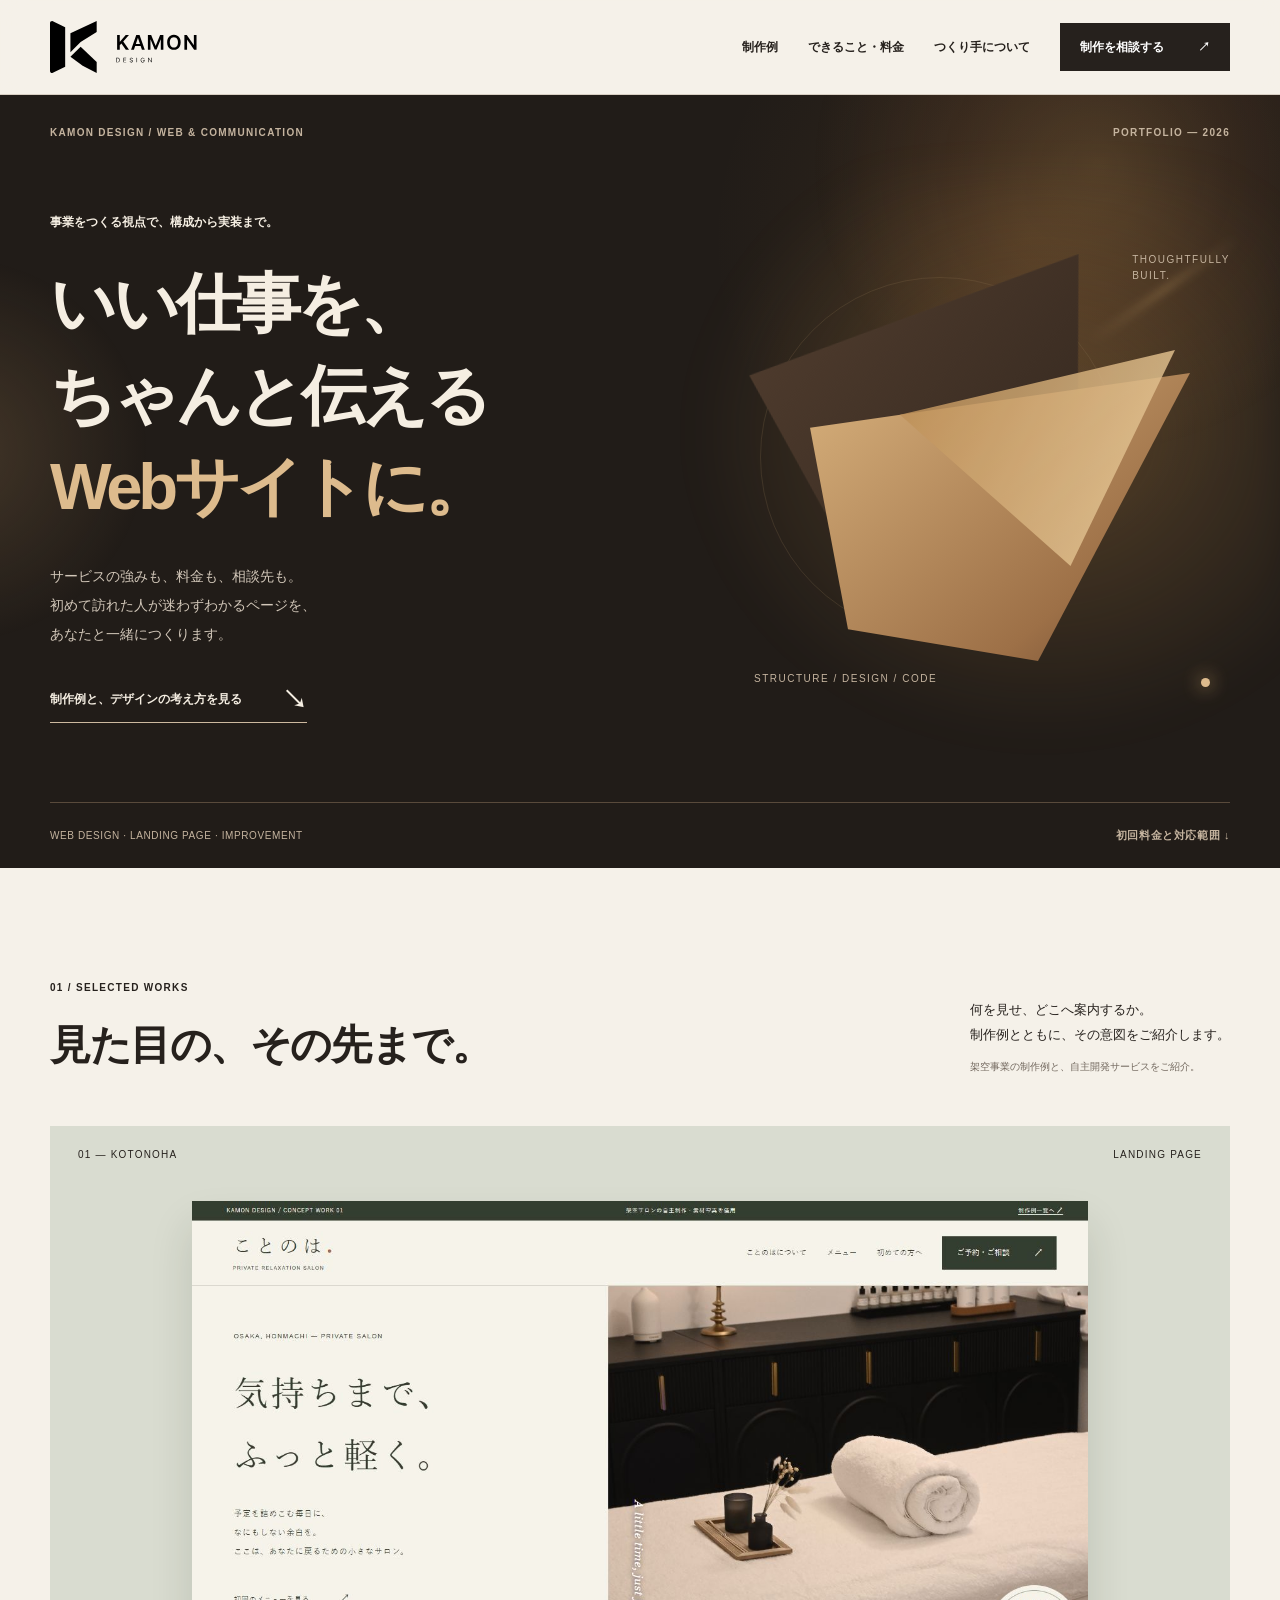
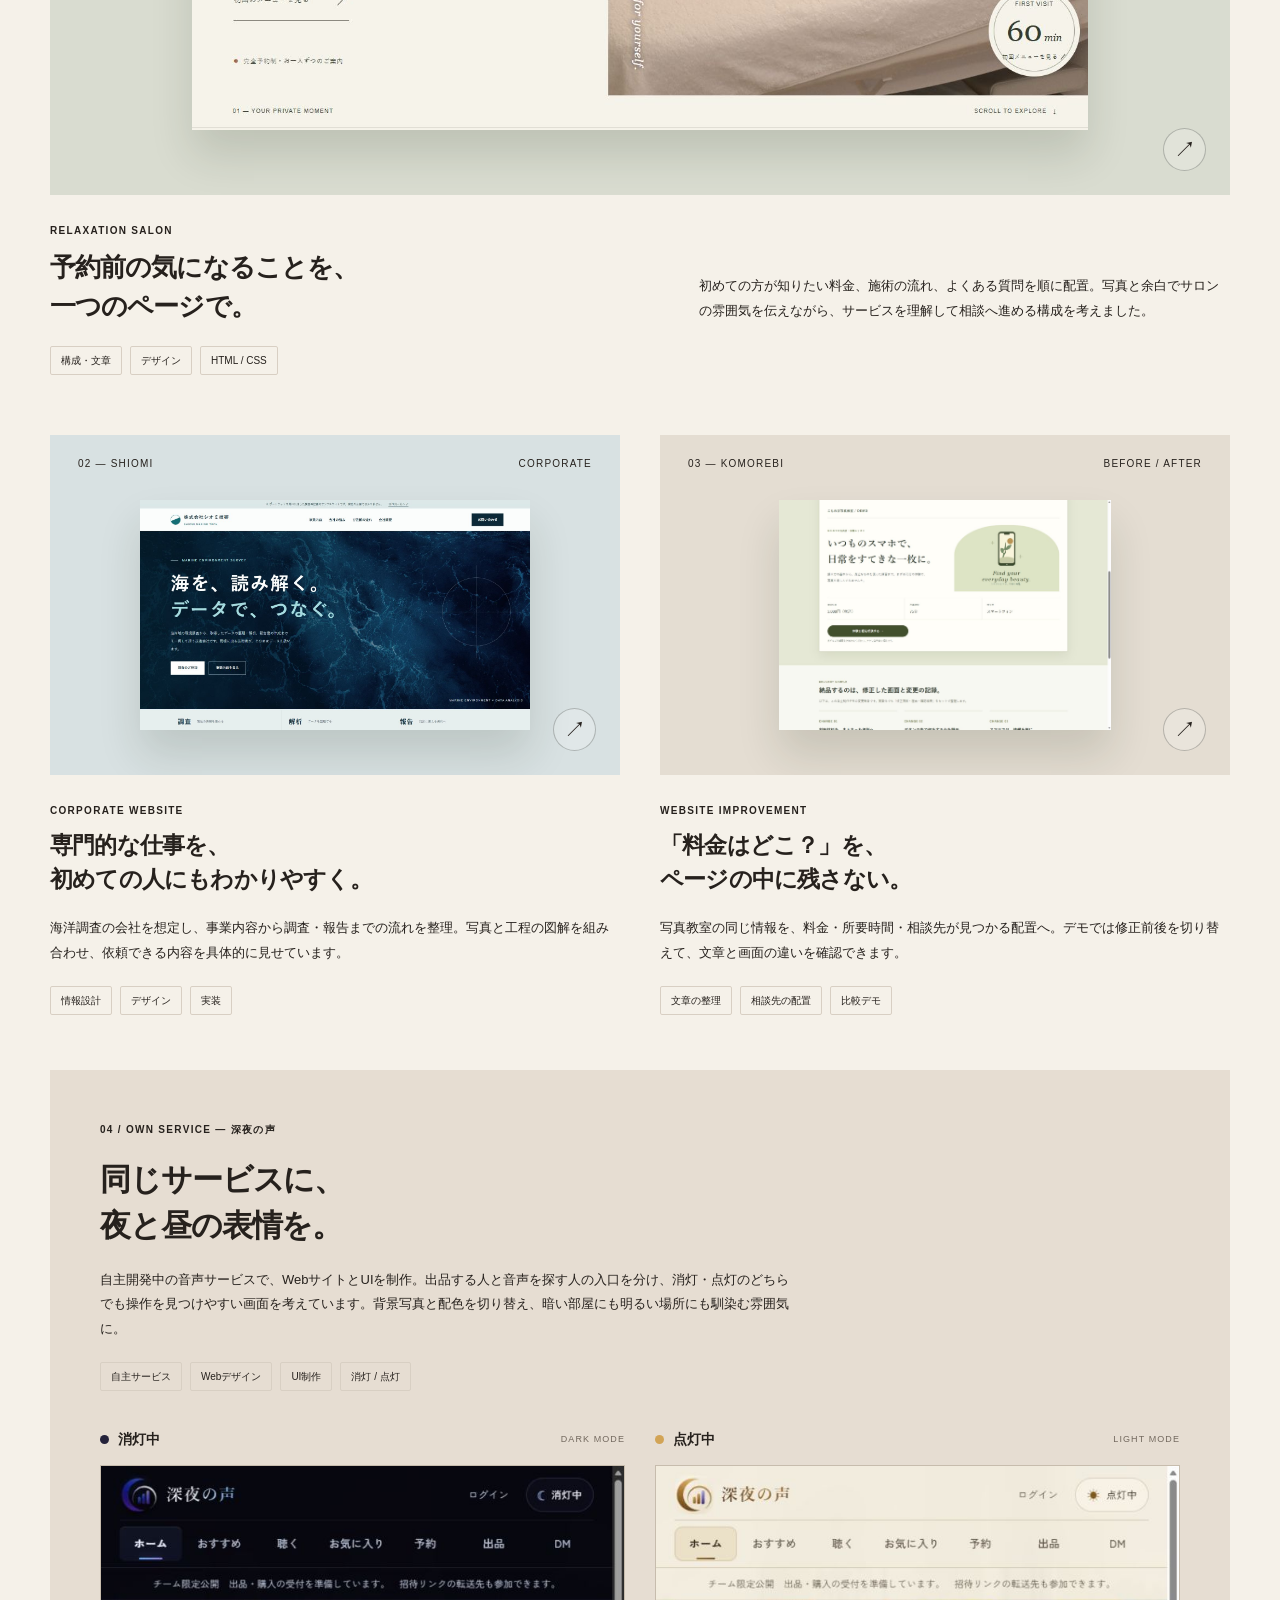
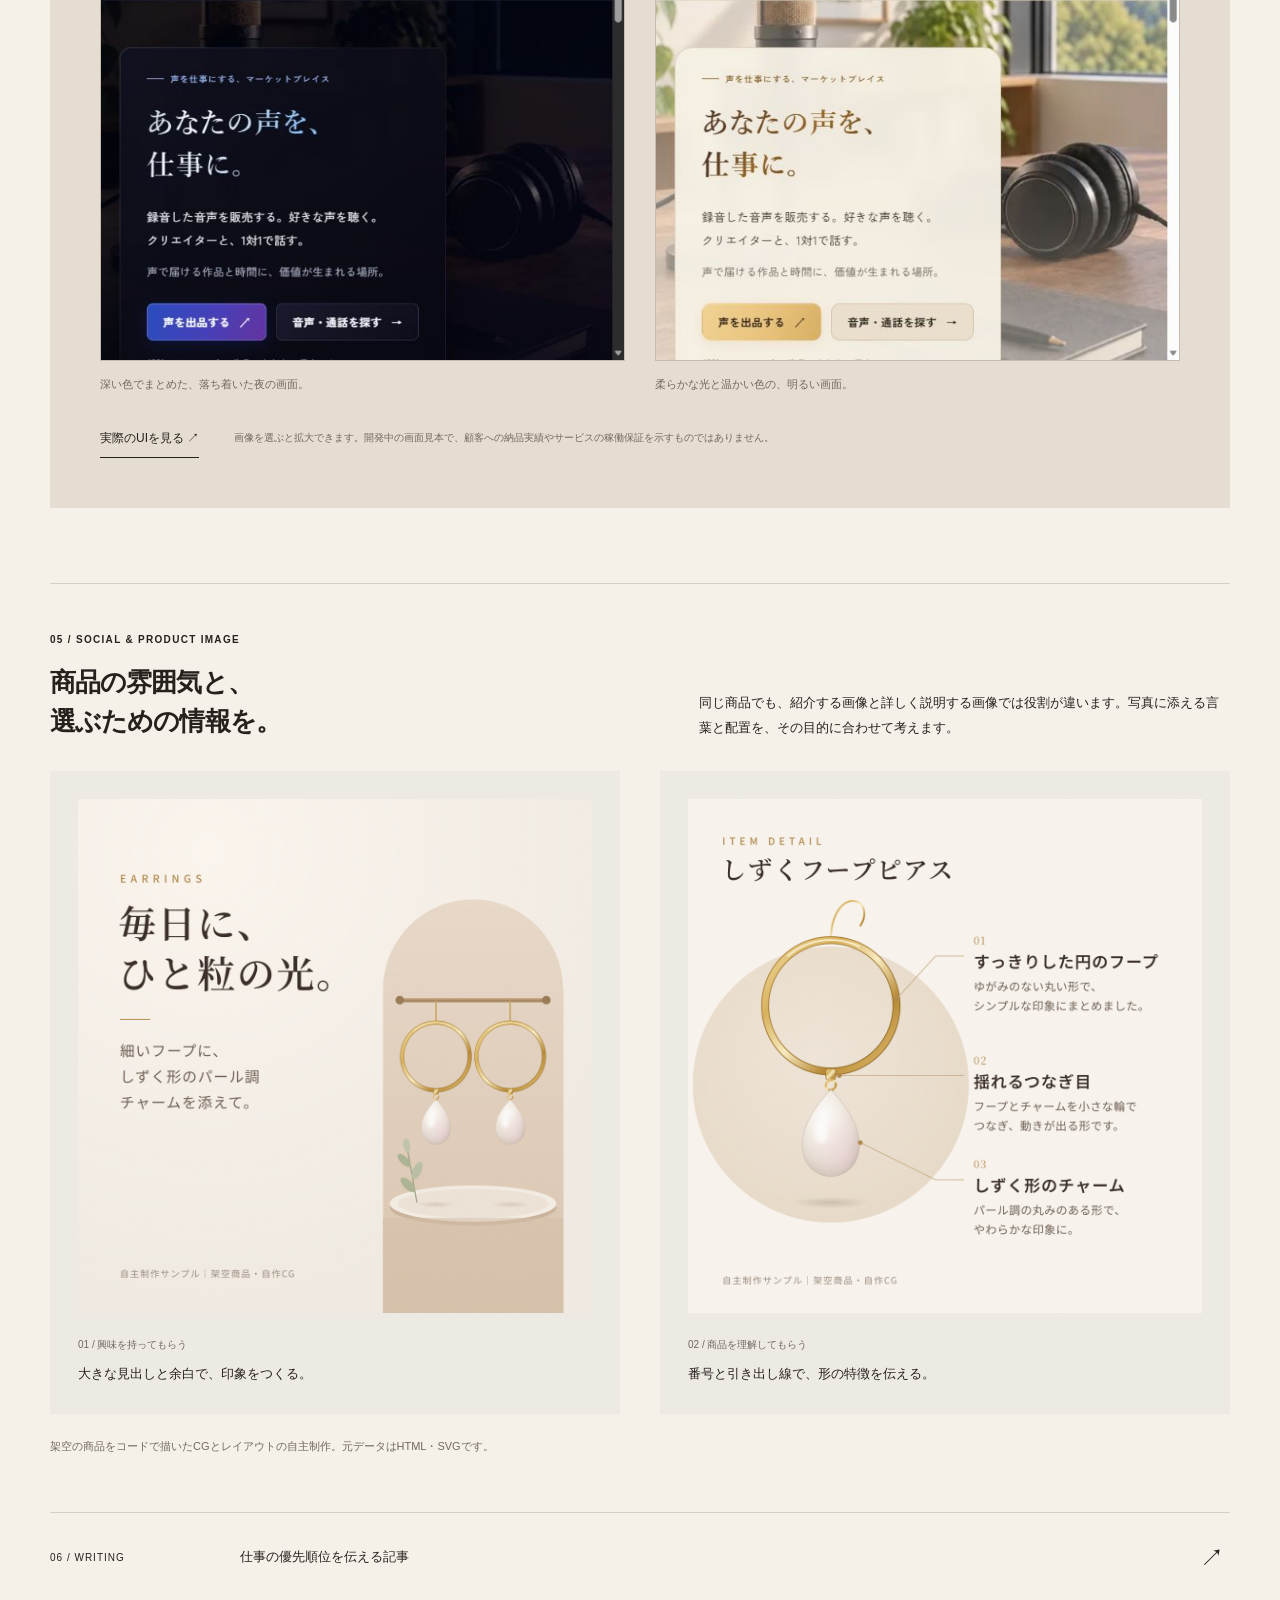
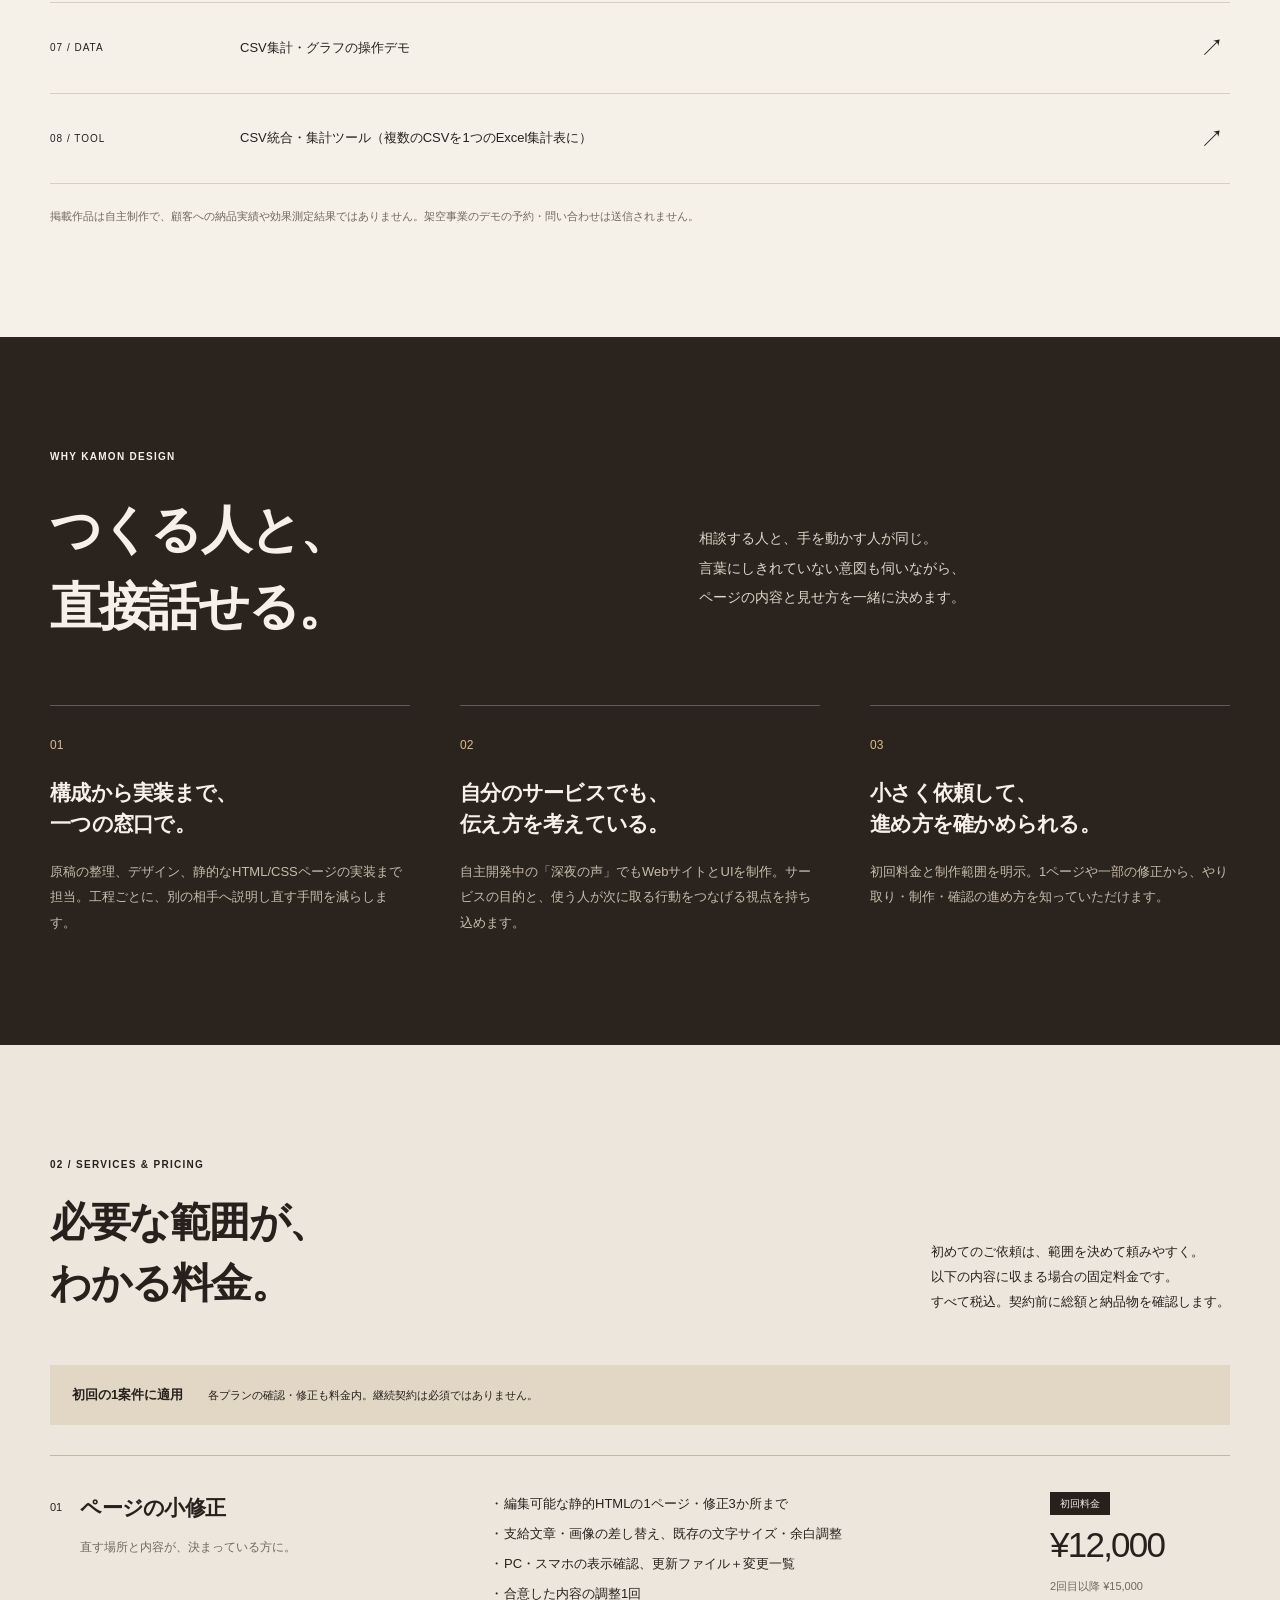
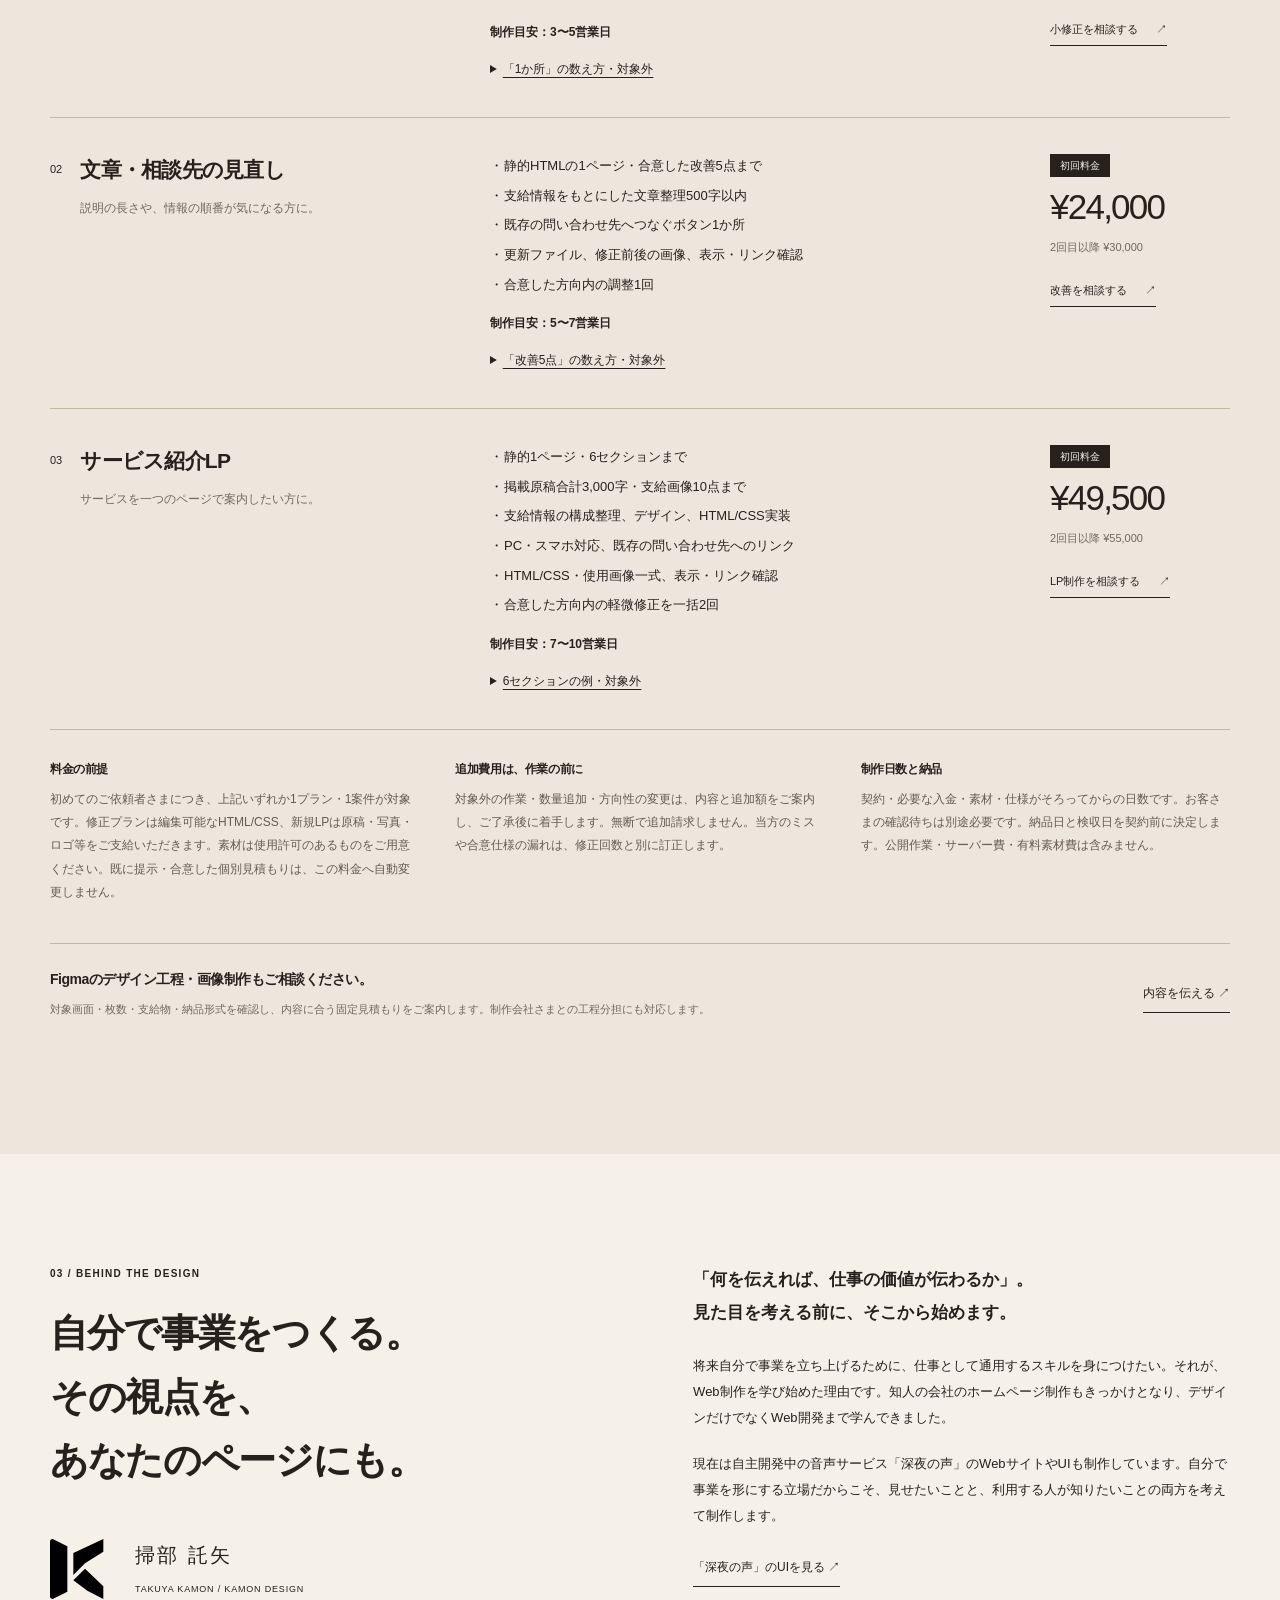
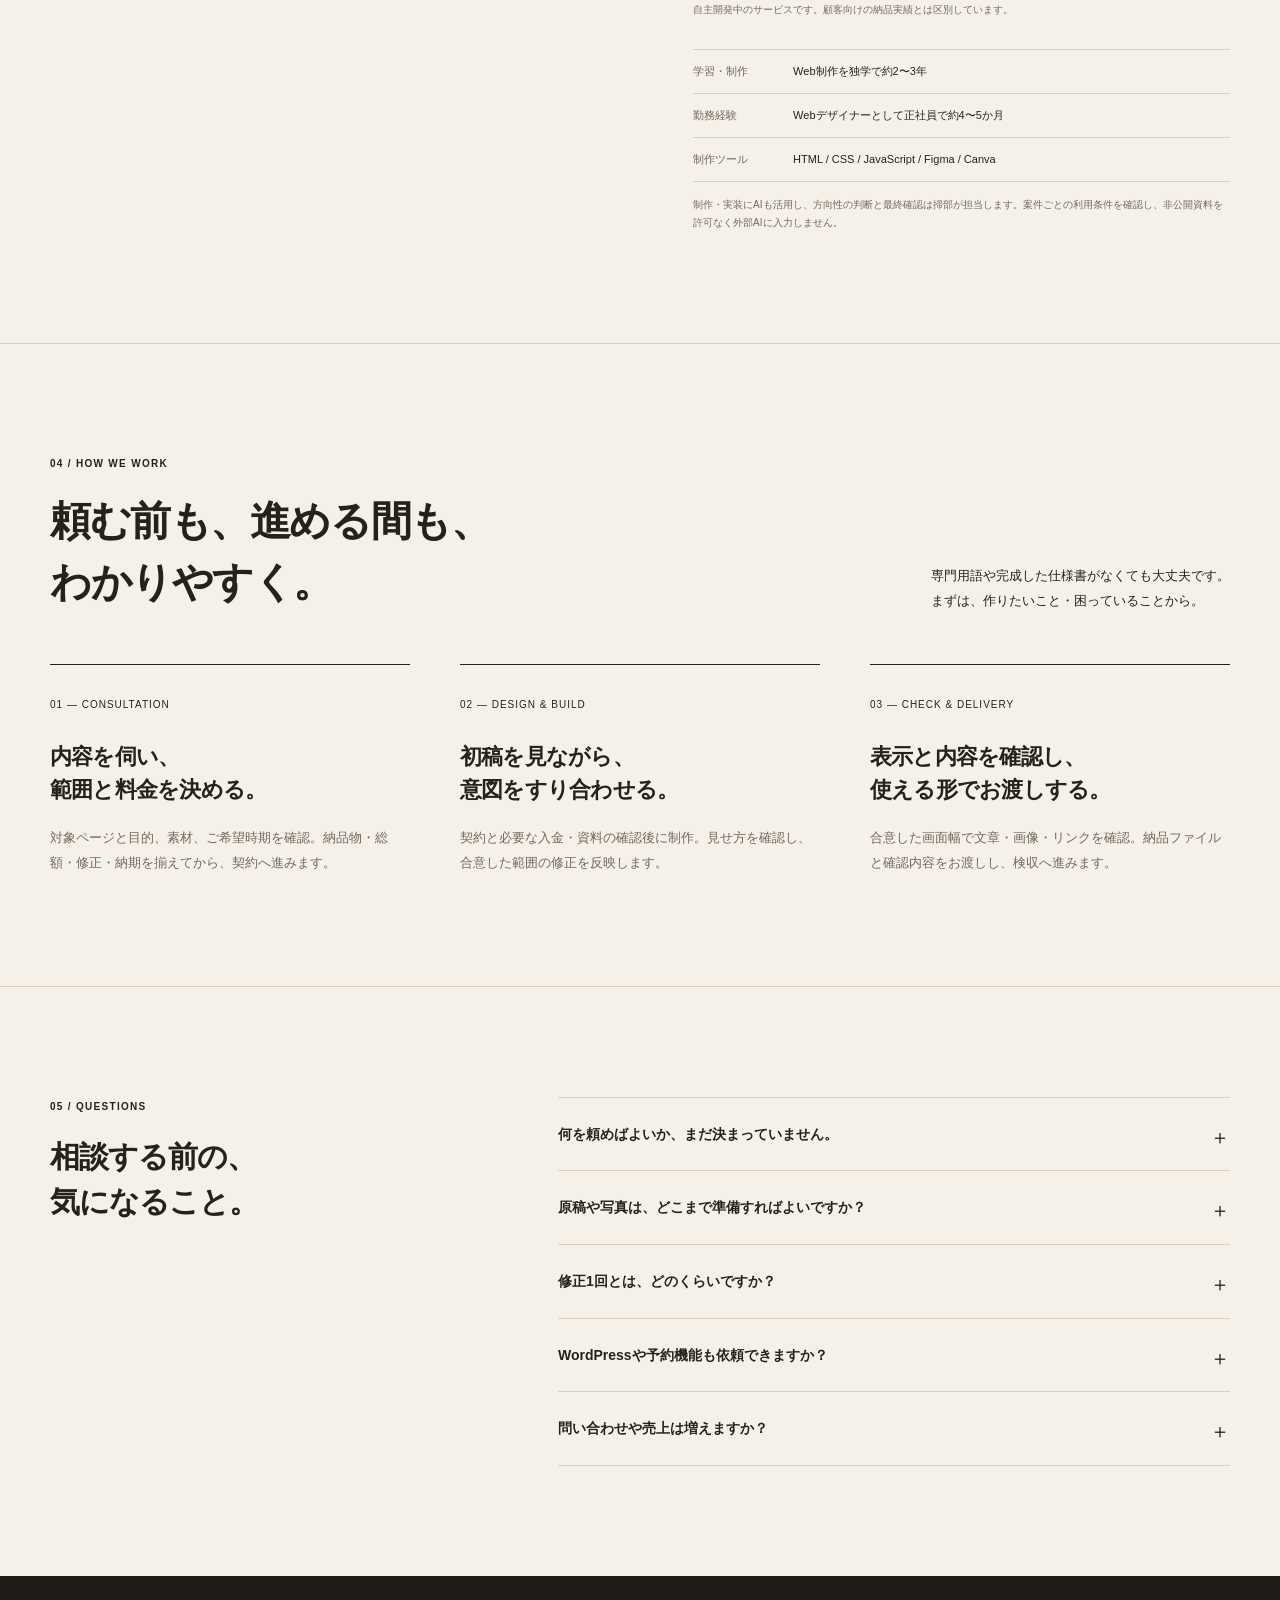
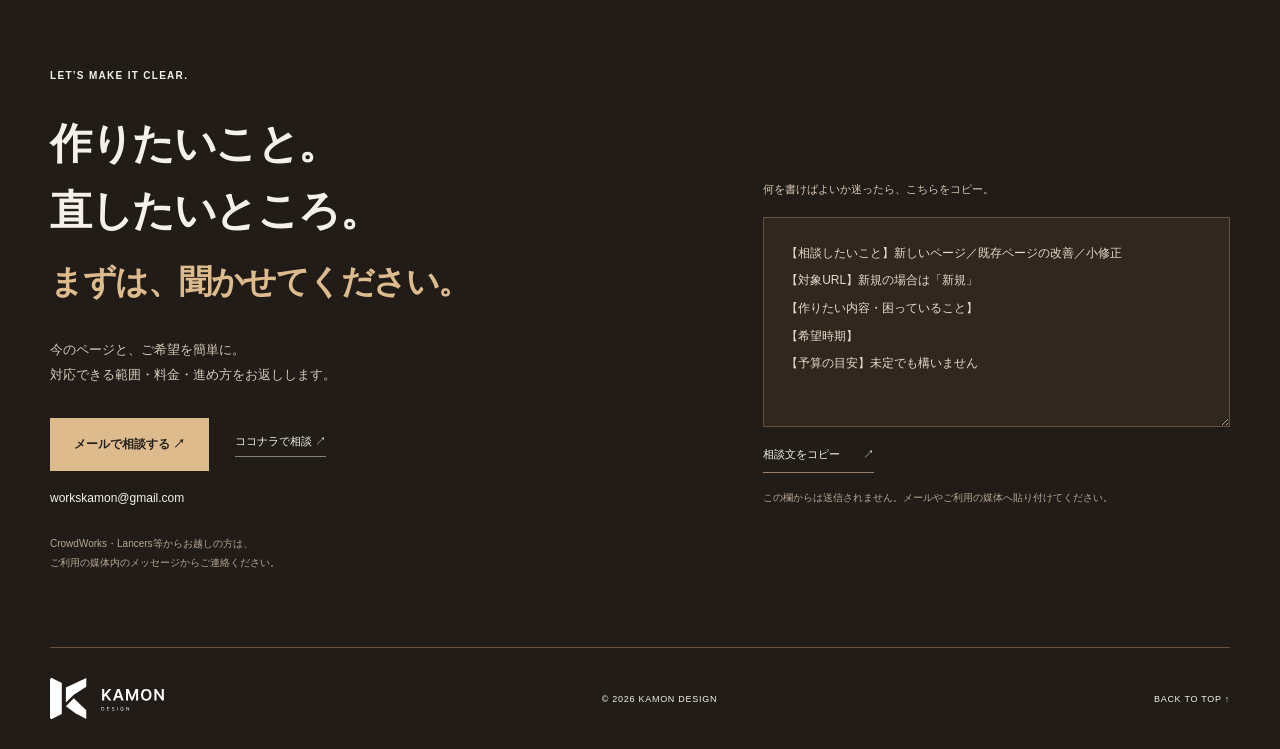
<file: index.html>
<!doctype html>
<html lang="ja">
<head>
  <meta charset="utf-8"><meta name="viewport" content="width=device-width, initial-scale=1">
  <title>KAMON DESIGN｜事業を伝えるWeb・LP制作</title>
  <meta name="description" content="サービスの強み、料金、相談先をわかりやすく。掃部託矢が構成・デザイン・HTML/CSS実装まで担当。初回LP制作49,500円（税込）、既存ページの改善や小修正にも対応します。制作例・料金・依頼の流れをご覧ください。">
  <meta name="theme-color" content="#f6f5f1">
  <meta property="og:title" content="KAMON DESIGN｜事業を伝えるWeb・LP制作">
  <meta property="og:description" content="事業をつくる視点で、構成から実装まで。制作例と考え方、範囲がわかる初回料金をご紹介。">
  <meta property="og:type" content="website"><meta property="og:url" content="https://kamontakuya.github.io/portfolio/">
  <link rel="icon" type="image/svg+xml" href="assets/kamon-folded-mark.svg">
  <link rel="stylesheet" href="assets/editorial.css?v=motion3"><script src="assets/portfolio.js?v=motion3" defer></script><link rel="stylesheet" href="assets/page-motion.css?v=1"><script src="assets/page-motion.js?v=1" defer></script>
</head>
<body id="top">
<a href="#main" class="skip">本文へ移動</a>
<header class="site-header"><div class="wrap header-inner">
  <a class="brand" href="#top" aria-label="KAMON DESIGN トップ"><img src="assets/kamon-folded-logo.svg" width="496" height="176" alt="KAMON DESIGN"></a>
  <button class="nav-toggle" type="button" aria-controls="main-nav" aria-expanded="false">メニュー <span aria-hidden="true">＋</span></button>
  <nav class="nav" id="main-nav" aria-label="メインメニュー"><a href="#works">制作例</a><a href="#services">できること・料金</a><a href="#about">つくり手について</a><a class="nav-contact" href="#contact">制作を相談する <span aria-hidden="true">↗</span></a></nav>
</div></header>
<main id="main">
<section class="hero"><div class="cafe-atmosphere" aria-hidden="true"><i class="cafe-glow glow-one"></i><i class="cafe-glow glow-two"></i><i class="cafe-glimmer"></i></div><div class="wrap">
  <div class="hero-topline"><span class="eyebrow">KAMON DESIGN / WEB &amp; COMMUNICATION</span><div class="hero-tools"><span class="edition">PORTFOLIO — 2026</span></div></div>
  <div class="hero-grid">
    <div class="hero-copy"><p class="hero-intro">事業をつくる視点で、構成から実装まで。</p><h1>いい仕事を、<br>ちゃんと伝える<br><span>Webサイトに。</span></h1><p class="hero-lead">サービスの強みも、料金も、相談先も。<br>初めて訪れた人が迷わずわかるページを、<br class="desktop-break">あなたと一緒につくります。</p><a class="hero-link" href="#works">制作例と、デザインの考え方を見る <span aria-hidden="true">↘</span></a></div>
    <div class="hero-art" aria-hidden="true"><div class="orbit orbit-one"></div><div class="orbit orbit-two"></div><div class="fold fold-back"></div><div class="fold fold-front"></div><div class="fold fold-edge"></div><span class="art-label art-top">THOUGHTFULLY<br>BUILT.</span><span class="art-label art-bottom">STRUCTURE / DESIGN / CODE</span><span class="art-dot"></span></div>
  </div>
  <div class="hero-bottom"><span>WEB DESIGN · LANDING PAGE · IMPROVEMENT</span><a href="#services">初回料金と対応範囲 <span aria-hidden="true">↓</span></a></div>
</div></section>

<section class="section" id="works"><div class="wrap">
  <div class="section-head" data-reveal><div><p class="eyebrow">01 / SELECTED WORKS</p><h2>見た目の、その先まで。</h2></div><p>何を見せ、どこへ案内するか。<br>制作例とともに、その意図をご紹介します。<br><span class="muted">架空事業の制作例と、自主開発サービスをご紹介。</span></p></div>
  <article class="work feature" data-reveal id="work-lp"><a class="work-image salon" href="01-salon-lp/" aria-label="サロンLPの制作例を見る"><div class="image-caption"><span>01 — KOTONOHA</span><span>LANDING PAGE</span></div><img src="assets/salon-design-preview.jpg" width="1425" height="840" alt="落ち着いた写真と文字組みで構成したサロンLP" loading="lazy"><span class="round-arrow" aria-hidden="true">↗</span></a><div class="work-text"><div><p class="eyebrow">RELAXATION SALON</p><h3>予約前の気になることを、<br>一つのページで。</h3><div class="tags"><span>構成・文章</span><span>デザイン</span><span>HTML / CSS</span></div></div><p>初めての方が知りたい料金、施術の流れ、よくある質問を順に配置。写真と余白でサロンの雰囲気を伝えながら、サービスを理解して相談へ進める構成を考えました。</p></div></article>
  <div class="work-pair">
    <article class="work" data-reveal id="work-corporate"><a class="work-image corporate" href="02-corporate-site/" aria-label="技術系企業サイトの制作例を見る"><div class="image-caption"><span>02 — SHIOMI</span><span>CORPORATE</span></div><img src="assets/corporate-design-preview.jpg" width="1425" height="840" alt="海洋調査会社の事業と調査工程を紹介するWebサイト" loading="lazy"><span class="round-arrow" aria-hidden="true">↗</span></a><div class="work-text"><p class="eyebrow">CORPORATE WEBSITE</p><h3>専門的な仕事を、<br>初めての人にもわかりやすく。</h3><p>海洋調査の会社を想定し、事業内容から調査・報告までの流れを整理。写真と工程の図解を組み合わせ、依頼できる内容を具体的に見せています。</p><div class="tags"><span>情報設計</span><span>デザイン</span><span>実装</span></div></div></article>
    <article class="work" data-reveal id="work-improvement"><a class="work-image improvement" href="05-site-improvement/" aria-label="写真教室ページの修正前後を見る"><div class="image-caption"><span>03 — KOMOREBI</span><span>BEFORE / AFTER</span></div><img src="assets/improvement-design-preview.jpg" width="1425" height="990" alt="写真教室の料金・時間・相談先を整理した改善ページ" loading="lazy"><span class="round-arrow" aria-hidden="true">↗</span></a><div class="work-text"><p class="eyebrow">WEBSITE IMPROVEMENT</p><h3>「料金はどこ？」を、<br>ページの中に残さない。</h3><p>写真教室の同じ情報を、料金・所要時間・相談先が見つかる配置へ。デモでは修正前後を切り替えて、文章と画面の違いを確認できます。</p><div class="tags"><span>文章の整理</span><span>相談先の配置</span><span>比較デモ</span></div></div></article>
  </div>
  <article class="voice-work" id="work-voice" data-reveal>
    <div class="voice-copy"><p class="eyebrow">04 / OWN SERVICE — 深夜の声</p><h3>同じサービスに、<br>夜と昼の表情を。</h3><p>自主開発中の音声サービスで、WebサイトとUIを制作。出品する人と音声を探す人の入口を分け、消灯・点灯のどちらでも操作を見つけやすい画面を考えています。背景写真と配色を切り替え、暗い部屋にも明るい場所にも馴染む雰囲気に。</p><div class="tags"><span>自主サービス</span><span>Webデザイン</span><span>UI制作</span><span>消灯 / 点灯</span></div></div>
    <div class="voice-gallery">
      <figure><figcaption><span class="theme-dot dark-dot" aria-hidden="true"></span><strong>消灯中</strong><span>DARK MODE</span></figcaption><a class="voice-screen" href="assets/voice-ui-dark.png" aria-label="深夜の声・消灯中の画面を拡大"><img src="assets/voice-ui-dark.png" width="658" height="621" alt="深夜の声の消灯中画面。深いネイビーの背景と淡い文字、紫色のボタン。" loading="lazy"></a><p>深い色でまとめた、落ち着いた夜の画面。</p></figure>
      <figure><figcaption><span class="theme-dot light-dot" aria-hidden="true"></span><strong>点灯中</strong><span>LIGHT MODE</span></figcaption><a class="voice-screen" href="assets/voice-ui-light.png" aria-label="深夜の声・点灯中の画面を拡大"><img src="assets/voice-ui-light.png" width="658" height="621" alt="深夜の声の点灯中画面。温かいクリーム色とブラウンの文字、明るい部屋の写真。" loading="lazy"></a><p>柔らかな光と温かい色の、明るい画面。</p></figure>
    </div>
    <div class="voice-footer"><a class="text-link" href="https://voice-preview-workskamon.netlify.app/s/43fb2f905872169c759b2c45591b39f8c93b1cd439c6d976/">実際のUIを見る ↗</a><p class="small-note">画像を選ぶと拡大できます。開発中の画面見本で、顧客への納品実績やサービスの稼働保証を示すものではありません。</p></div>
  </article>
  <article class="image-work" data-reveal id="work-accessory"><div class="image-work-head"><div><p class="eyebrow">05 / SOCIAL &amp; PRODUCT IMAGE</p><h3>商品の雰囲気と、<br>選ぶための情報を。</h3></div><p>同じ商品でも、紹介する画像と詳しく説明する画像では役割が違います。写真に添える言葉と配置を、その目的に合わせて考えます。</p></div><div class="sample-gallery"><figure><a href="assets/accessory-sns-banner.png"><img src="assets/accessory-sns-banner.png" width="1080" height="1080" alt="架空のアクセサリーの雰囲気を伝えるSNSバナー" loading="lazy"></a><figcaption><span>01 / 興味を持ってもらう</span><strong>大きな見出しと余白で、印象をつくる。</strong></figcaption></figure><figure><a href="assets/accessory-product-detail.png"><img src="assets/accessory-product-detail.png" width="1080" height="1080" alt="ピアスの各部の形を番号と引き出し線で説明する商品画像" loading="lazy"></a><figcaption><span>02 / 商品を理解してもらう</span><strong>番号と引き出し線で、形の特徴を伝える。</strong></figcaption></figure></div><p class="small-note">架空の商品をコードで描いたCGとレイアウトの自主制作。元データはHTML・SVGです。</p></article>
  <div class="more-works"><a href="03-articles/"><span>06 / WRITING</span><strong>仕事の優先順位を伝える記事</strong><span aria-hidden="true">↗</span></a><a href="04-csv-report/"><span>07 / DATA</span><strong>CSV集計・グラフの操作デモ</strong><span aria-hidden="true">↗</span></a><a href="06-csv-merge-tool/"><span>08 / TOOL</span><strong>CSV統合・集計ツール（複数のCSVを1つのExcel集計表に）</strong><span aria-hidden="true">↗</span></a></div>
  <p class="small-note">掲載作品は自主制作で、顧客への納品実績や効果測定結果ではありません。架空事業のデモの予約・問い合わせは送信されません。</p>
</div></section>

<section class="section value-section"><div class="wrap"><p class="eyebrow">WHY KAMON DESIGN</p><div class="value-heading" data-reveal><h2>つくる人と、<br>直接話せる。</h2><p>相談する人と、手を動かす人が同じ。<br>言葉にしきれていない意図も伺いながら、<br>ページの内容と見せ方を一緒に決めます。</p></div><div class="value-grid"><article><span>01</span><h3>構成から実装まで、<br>一つの窓口で。</h3><p>原稿の整理、デザイン、静的なHTML/CSSページの実装まで担当。工程ごとに、別の相手へ説明し直す手間を減らします。</p></article><article><span>02</span><h3>自分のサービスでも、<br>伝え方を考えている。</h3><p>自主開発中の「深夜の声」でもWebサイトとUIを制作。サービスの目的と、使う人が次に取る行動をつなげる視点を持ち込めます。</p></article><article><span>03</span><h3>小さく依頼して、<br>進め方を確かめられる。</h3><p>初回料金と制作範囲を明示。1ページや一部の修正から、やり取り・制作・確認の進め方を知っていただけます。</p></article></div></div></section>

<section class="section services" id="services"><div class="wrap">
  <div class="section-head" data-reveal><div><p class="eyebrow">02 / SERVICES &amp; PRICING</p><h2>必要な範囲が、<br>わかる料金。</h2></div><p>初めてのご依頼は、範囲を決めて頼みやすく。<br>以下の内容に収まる場合の固定料金です。<br>すべて税込。契約前に総額と納品物を確認します。</p></div>
  <div class="price-intro"><strong>初回の1案件に適用</strong><span>各プランの確認・修正も料金内。継続契約は必須ではありません。</span></div>
  <article class="service" data-reveal><div class="service-title"><span class="service-number">01</span><div><h3>ページの小修正</h3><p>直す場所と内容が、決まっている方に。</p></div></div><div class="service-main"><ul><li>編集可能な静的HTMLの1ページ・修正3か所まで</li><li>支給文章・画像の差し替え、既存の文字サイズ・余白調整</li><li>PC・スマホの表示確認、更新ファイル＋変更一覧</li><li>合意した内容の調整1回</li></ul><p class="delivery">制作目安：3〜5営業日</p><details><summary>「1か所」の数え方・対象外</summary><p>文章1ブロックの差し替え、画像1点の差し替え、指定した1要素の見た目の調整を、それぞれ1か所と数えます。文章は合計500字まで。新しいレイアウトの制作、原因調査が必要な不具合修正、画像の合成は含みません。</p></details></div><div class="service-price"><span>初回料金</span><strong>¥12,000</strong><small>2回目以降 ¥15,000</small><a href="#contact">小修正を相談する <span aria-hidden="true">↗</span></a></div></article>
  <article class="service" data-reveal><div class="service-title"><span class="service-number">02</span><div><h3>文章・相談先の見直し</h3><p>説明の長さや、情報の順番が気になる方に。</p></div></div><div class="service-main"><ul><li>静的HTMLの1ページ・合意した改善5点まで</li><li>支給情報をもとにした文章整理500字以内</li><li>既存の問い合わせ先へつなぐボタン1か所</li><li>更新ファイル、修正前後の画像、表示・リンク確認</li><li>合意した方向内の調整1回</li></ul><p class="delivery">制作目安：5〜7営業日</p><details><summary>「改善5点」の数え方・対象外</summary><p>文章整理、ボタンの追加・移動、見出しの調整、既存情報の並べ替えなどを、事前に5点まで決めます。文章整理とボタンは5点の中に含みます。ページ全体の再デザイン、新規取材、独自調査、フォーム開発は含みません。</p></details></div><div class="service-price"><span>初回料金</span><strong>¥24,000</strong><small>2回目以降 ¥30,000</small><a href="#contact">改善を相談する <span aria-hidden="true">↗</span></a></div></article>
  <article class="service featured-service" data-reveal><div class="service-title"><span class="service-number">03</span><div><h3>サービス紹介LP</h3><p>サービスを一つのページで案内したい方に。</p></div></div><div class="service-main"><ul><li>静的1ページ・6セクションまで</li><li>掲載原稿合計3,000字・支給画像10点まで</li><li>支給情報の構成整理、デザイン、HTML/CSS実装</li><li>PC・スマホ対応、既存の問い合わせ先へのリンク</li><li>HTML/CSS・使用画像一式、表示・リンク確認</li><li>合意した方向内の軽微修正を一括2回</li></ul><p class="delivery">制作目安：7〜10営業日</p><details><summary>6セクションの例・対象外</summary><p>①冒頭の紹介 ②サービスの特徴 ③メニュー・料金 ④利用の流れ ⑤よくある質問 ⑥アクセス・相談先、のように内容を分けます。写真・ロゴ・掲載情報はご支給ください。デザインは1方向で進め、原本の文字数・画像数・図表量を確認して対象範囲を見積書に明記します。長い商品一覧、複雑な図解、独自アニメーション、新規原稿の一からの執筆、CMS・フォーム・予約・決済機能は含みません。</p></details></div><div class="service-price"><span>初回料金</span><strong>¥49,500</strong><small>2回目以降 ¥55,000</small><a href="#contact">LP制作を相談する <span aria-hidden="true">↗</span></a></div></article>
  <div class="price-rules"><div><h3>料金の前提</h3><p>初めてのご依頼者さまにつき、上記いずれか1プラン・1案件が対象です。修正プランは編集可能なHTML/CSS、新規LPは原稿・写真・ロゴ等をご支給いただきます。素材は使用許可のあるものをご用意ください。既に提示・合意した個別見積もりは、この料金へ自動変更しません。</p></div><div><h3>追加費用は、作業の前に</h3><p>対象外の作業・数量追加・方向性の変更は、内容と追加額をご案内し、ご了承後に着手します。無断で追加請求しません。当方のミスや合意仕様の漏れは、修正回数と別に訂正します。</p></div><div><h3>制作日数と納品</h3><p>契約・必要な入金・素材・仕様がそろってからの日数です。お客さまの確認待ちは別途必要です。納品日と検収日を契約前に決定します。公開作業・サーバー費・有料素材費は含みません。</p></div></div>
  <div class="partner-line"><div><h3>Figmaのデザイン工程・画像制作もご相談ください。</h3><p>対象画面・枚数・支給物・納品形式を確認し、内容に合う固定見積もりをご案内します。制作会社さまとの工程分担にも対応します。</p></div><a class="text-link" href="#contact">内容を伝える ↗</a></div>
</div></section>

<section class="section about" id="about"><div class="wrap about-grid"><div class="about-heading" data-reveal><p class="eyebrow">03 / BEHIND THE DESIGN</p><h2>自分で事業をつくる。<br>その視点を、<br>あなたのページにも。</h2><div class="signature"><img src="assets/kamon-folded-mark.svg" width="70" height="70" alt=""><div><strong>掃部 託矢</strong><span>TAKUYA KAMON / KAMON DESIGN</span></div></div></div><div class="about-body" data-reveal><p class="about-lead">「何を伝えれば、仕事の価値が伝わるか」。<br>見た目を考える前に、そこから始めます。</p><p>将来自分で事業を立ち上げるために、仕事として通用するスキルを身につけたい。それが、Web制作を学び始めた理由です。知人の会社のホームページ制作もきっかけとなり、デザインだけでなくWeb開発まで学んできました。</p><p>現在は自主開発中の音声サービス「深夜の声」のWebサイトやUIも制作しています。自分で事業を形にする立場だからこそ、見せたいことと、利用する人が知りたいことの両方を考えて制作します。</p><a class="text-link" href="https://voice-preview-workskamon.netlify.app/s/43fb2f905872169c759b2c45591b39f8c93b1cd439c6d976/">「深夜の声」のUIを見る <span aria-hidden="true">↗</span></a><p class="small-note">自主開発中のサービスです。顧客向けの納品実績とは区別しています。</p><dl class="profile-facts"><div><dt>学習・制作</dt><dd>Web制作を独学で約2〜3年</dd></div><div><dt>勤務経験</dt><dd>Webデザイナーとして正社員で約4〜5か月</dd></div><div><dt>制作ツール</dt><dd>HTML / CSS / JavaScript / Figma / Canva</dd></div></dl><p class="small-note">制作・実装にAIも活用し、方向性の判断と最終確認は掃部が担当します。案件ごとの利用条件を確認し、非公開資料を許可なく外部AIに入力しません。</p></div></div></section>

<section class="section process" id="process"><div class="wrap"><div class="section-head" data-reveal><div><p class="eyebrow">04 / HOW WE WORK</p><h2>頼む前も、進める間も、<br>わかりやすく。</h2></div><p>専門用語や完成した仕様書がなくても大丈夫です。<br>まずは、作りたいこと・困っていることから。</p></div><div class="process-grid"><article><span>01 — CONSULTATION</span><h3>内容を伺い、<br>範囲と料金を決める。</h3><p>対象ページと目的、素材、ご希望時期を確認。納品物・総額・修正・納期を揃えてから、契約へ進みます。</p></article><article><span>02 — DESIGN &amp; BUILD</span><h3>初稿を見ながら、<br>意図をすり合わせる。</h3><p>契約と必要な入金・資料の確認後に制作。見せ方を確認し、合意した範囲の修正を反映します。</p></article><article><span>03 — CHECK &amp; DELIVERY</span><h3>表示と内容を確認し、<br>使える形でお渡しする。</h3><p>合意した画面幅で文章・画像・リンクを確認。納品ファイルと確認内容をお渡しし、検収へ進みます。</p></article></div></div></section>

<section class="section faq"><div class="wrap faq-grid"><div><p class="eyebrow">05 / QUESTIONS</p><h2>相談する前の、<br>気になること。</h2></div><div class="faq-list"><details><summary>何を頼めばよいか、まだ決まっていません。</summary><p>対象URLと「料金をわかりやすくしたい」などの目的をお知らせください。対応可否・制作範囲・見積もりのご相談に費用はかかりません。詳しい診断や試作が必要な場合は、有料範囲を事前にご案内します。</p></details><details><summary>原稿や写真は、どこまで準備すればよいですか？</summary><p>サービスの説明・料金などの正確な情報、使用許可のある写真・ロゴ、参考サイトをご用意ください。小修正は確定した文章・画像の支給が前提です。文章・相談先の見直しとLP制作では、記載範囲の情報整理を含みます。支給できないものがあれば、見積もり前にご相談ください。</p></details><details><summary>修正1回とは、どのくらいですか？</summary><p>初稿への修正指示をまとめて1度お送りいただき、合意した方向内で反映する単位です。色・文字・余白などの軽微な調整が対象です。構成の大幅変更や新しいページ・機能の追加は、別途お見積もりします。</p></details><details><summary>WordPressや予約機能も依頼できますか？</summary><p>掲載プランは静的なHTML/CSSのページが対象です。CMSや予約・決済などの機能は含みません。既存環境を確認し、実際に対応できる範囲をお伝えします。</p></details><details><summary>問い合わせや売上は増えますか？</summary><p>数値の成果は保証できません。サービス内容や相談先をわかりやすくするための構成・文章・デザインを考え、合意した制作物と表示・操作の確認結果を納品します。</p></details></div></div></section>

<section class="contact" id="contact"><div class="wrap"><p class="eyebrow">LET’S MAKE IT CLEAR.</p><div class="contact-grid" data-reveal><div><h2>作りたいこと。<br>直したいところ。<br><span>まずは、聞かせてください。</span></h2><p>今のページと、ご希望を簡単に。<br>対応できる範囲・料金・進め方をお返しします。</p><div class="contact-actions"><a class="button" href="mailto:workskamon@gmail.com?subject=Web%E5%88%B6%E4%BD%9C%E3%81%AE%E7%9B%B8%E8%AB%87">メールで相談する ↗</a><a class="contact-secondary" href="https://coconala.com/users/6292769">ココナラで相談 ↗</a></div><a class="email" href="mailto:workskamon@gmail.com">workskamon@gmail.com</a><p class="platform-note">CrowdWorks・Lancers等からお越しの方は、<br>ご利用の媒体内のメッセージからご連絡ください。</p></div><div class="request"><label for="request-template">何を書けばよいか迷ったら、こちらをコピー。</label><textarea id="request-template" readonly aria-describedby="request-help">【相談したいこと】新しいページ／既存ページの改善／小修正
【対象URL】新規の場合は「新規」
【作りたい内容・困っていること】
【希望時期】
【予算の目安】未定でも構いません</textarea><div class="copy-row"><button type="button" data-copy-request>相談文をコピー <span aria-hidden="true">↗</span></button><span id="copy-status" role="status" aria-live="polite"></span></div><p id="request-help">この欄からは送信されません。メールやご利用の媒体へ貼り付けてください。</p></div></div><footer><img src="assets/kamon-folded-logo.svg" width="496" height="176" alt="KAMON DESIGN"><span>© 2026 KAMON DESIGN</span><a href="#top">BACK TO TOP ↑</a></footer></div></section>
</main></body></html>
</file>
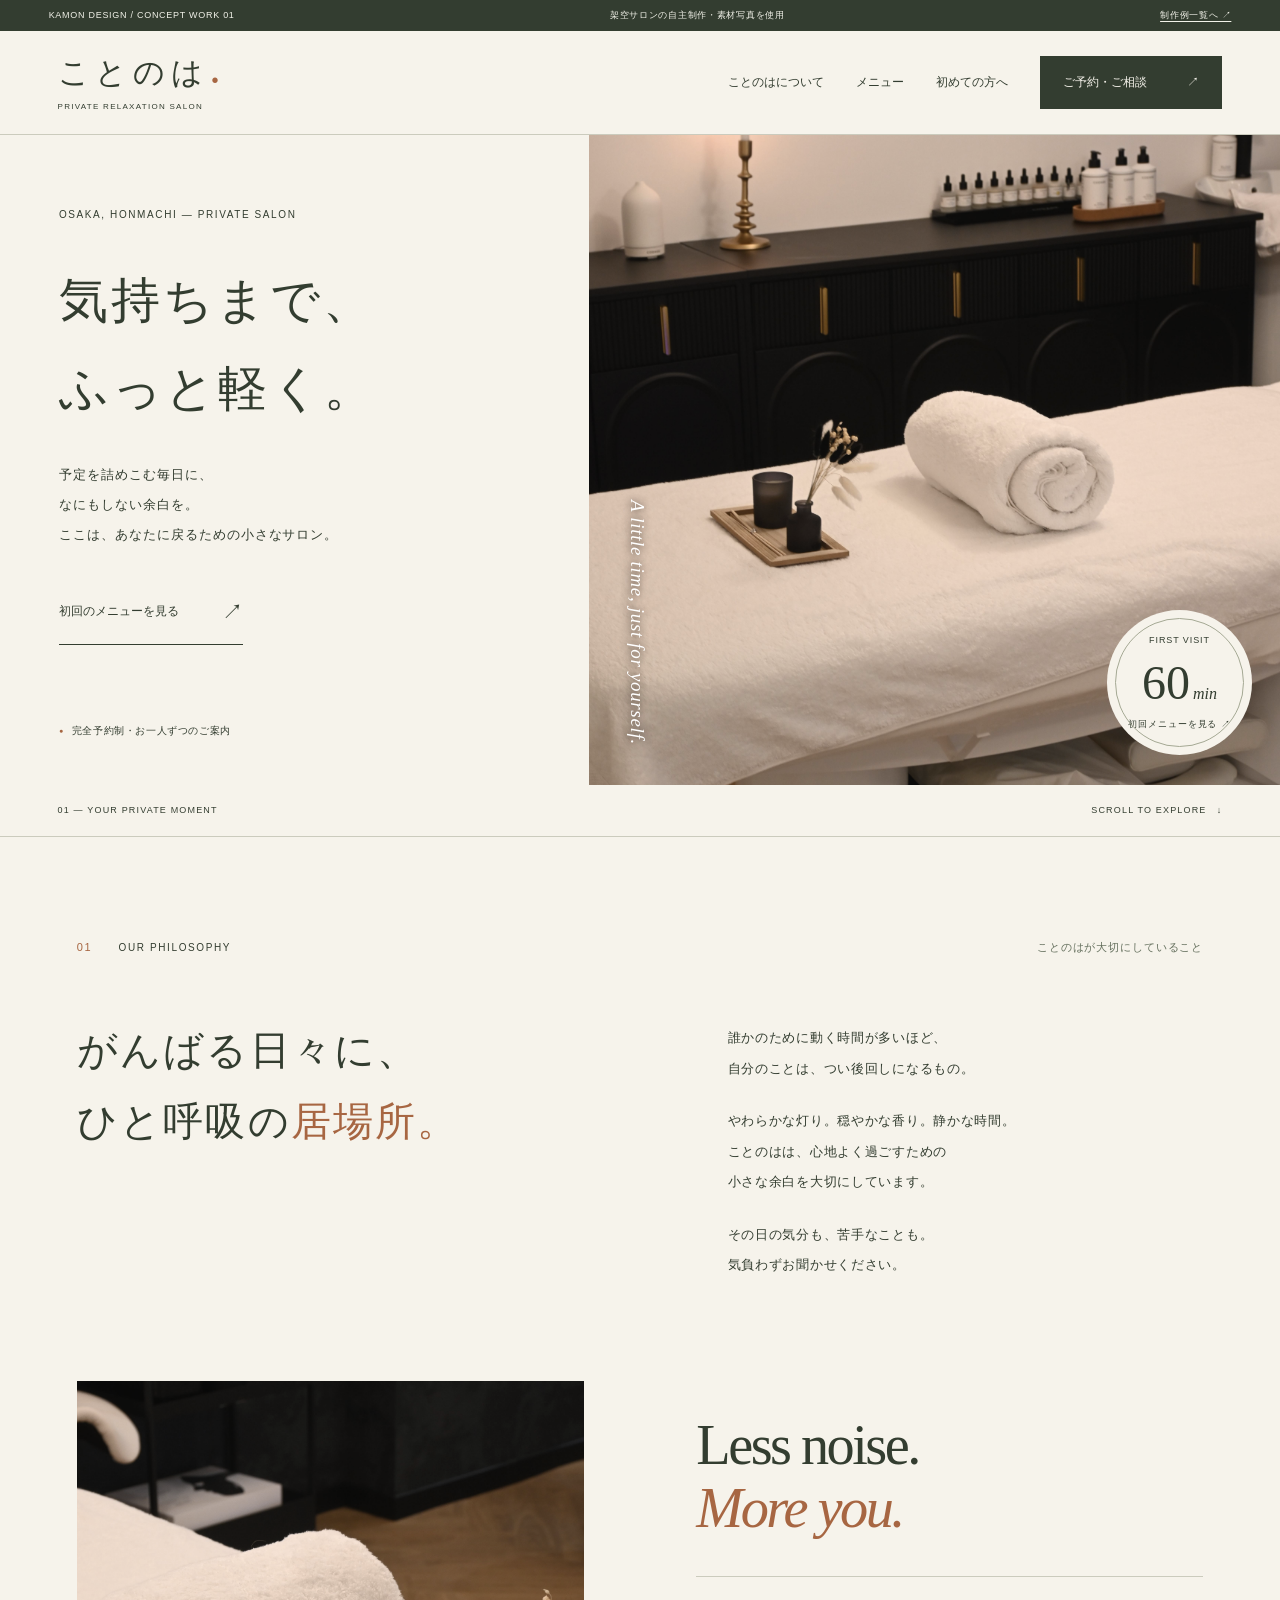
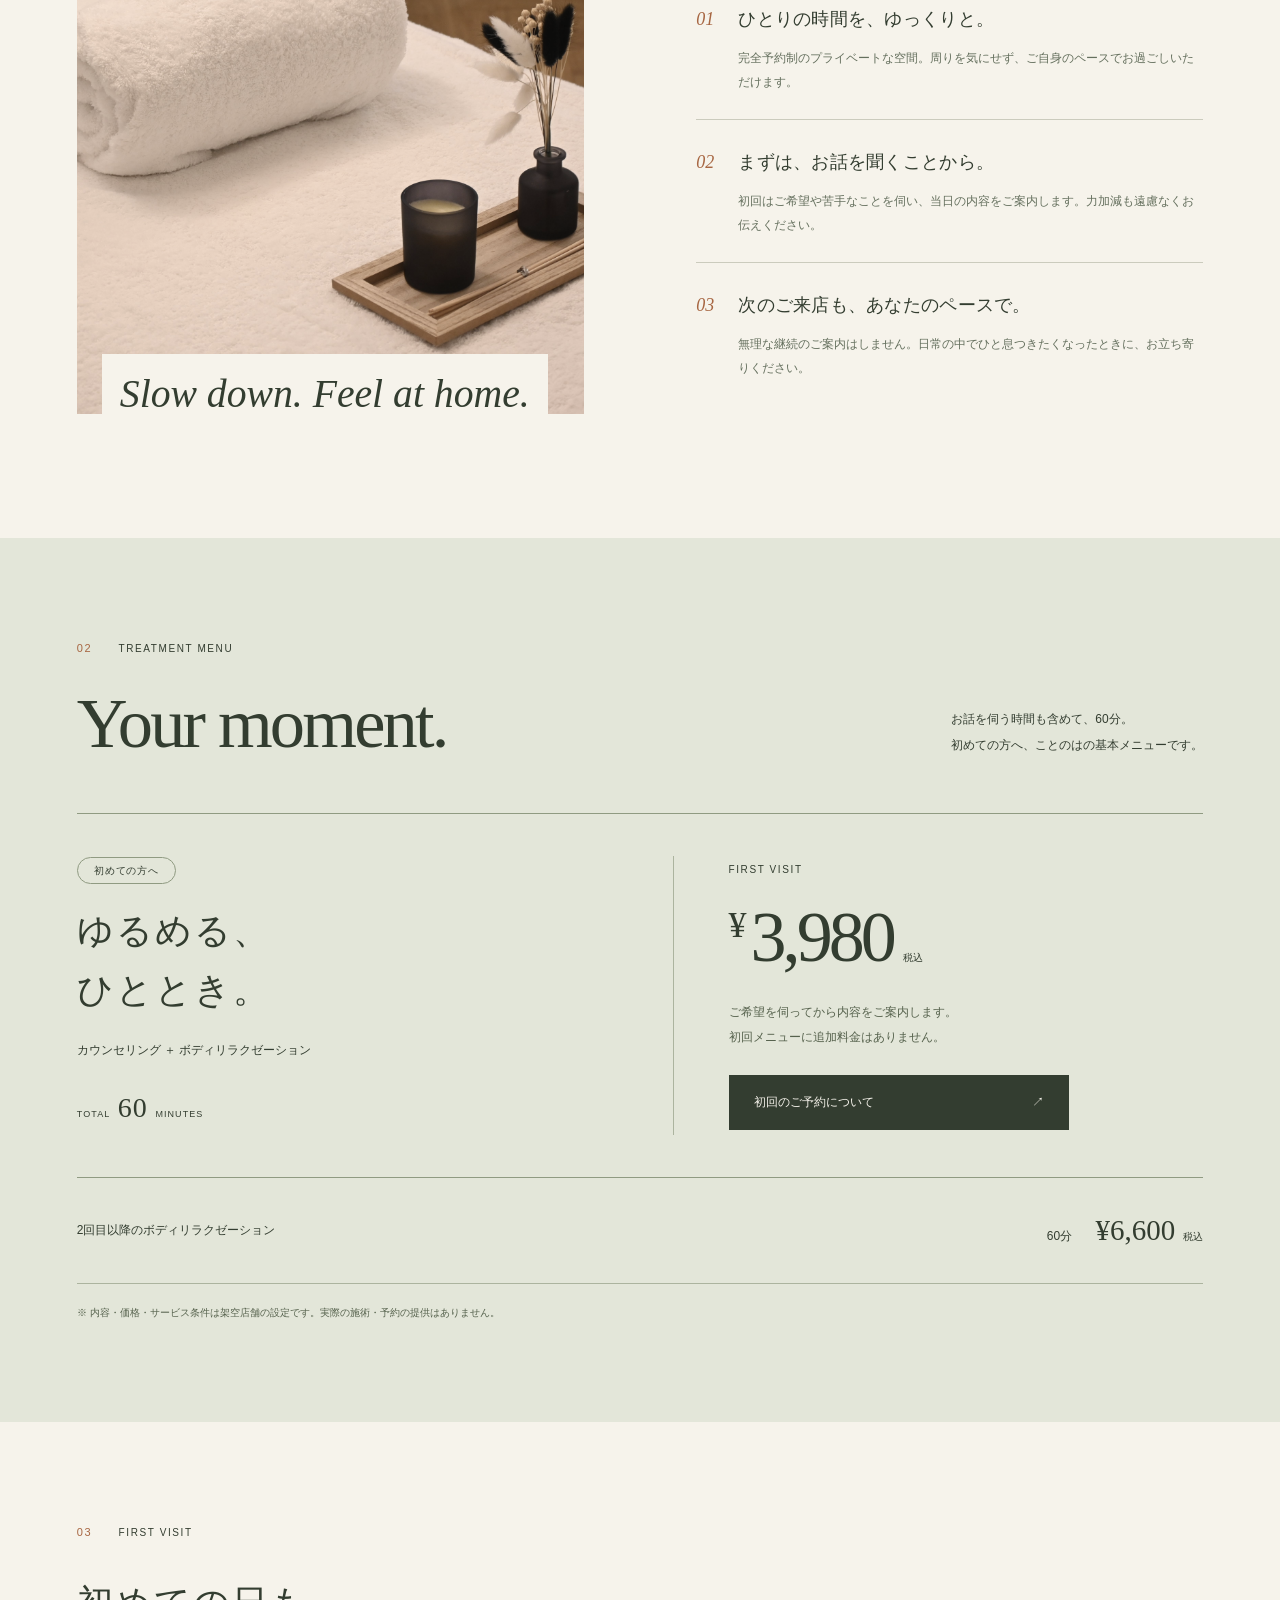
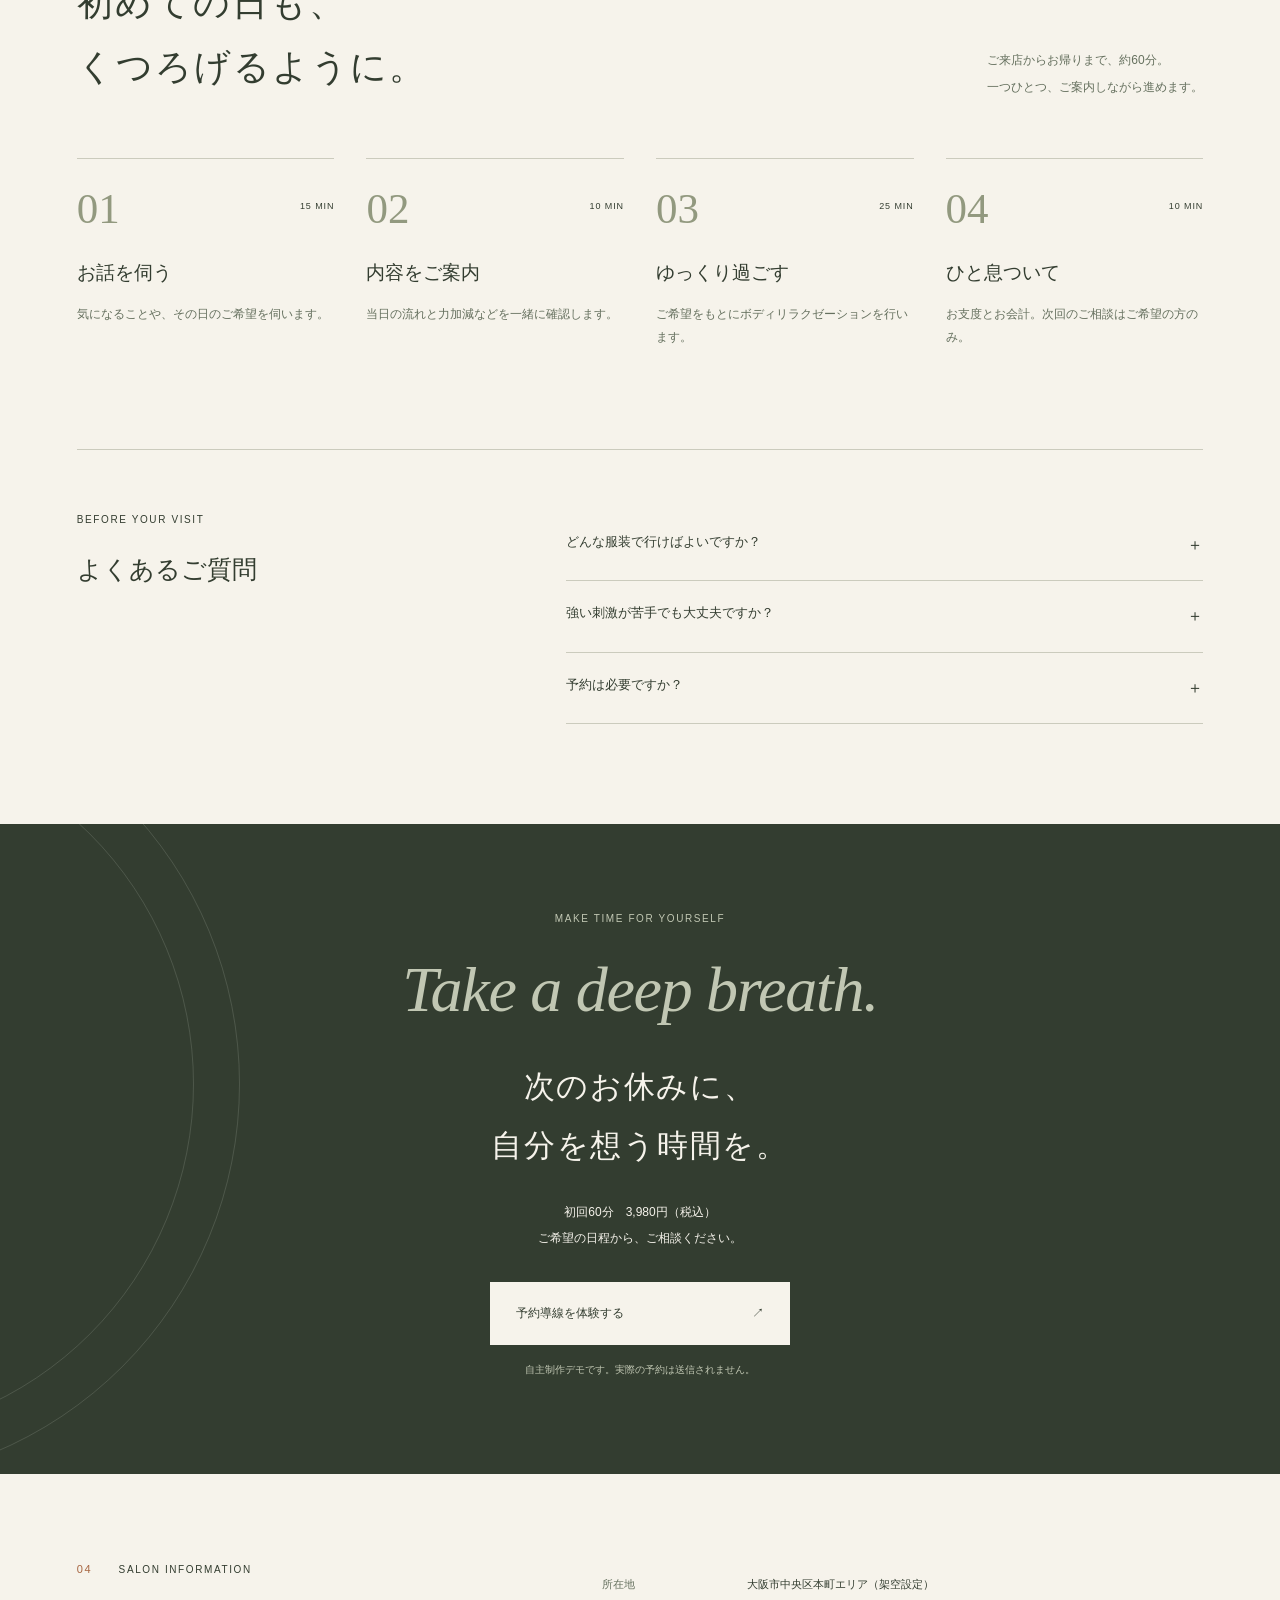
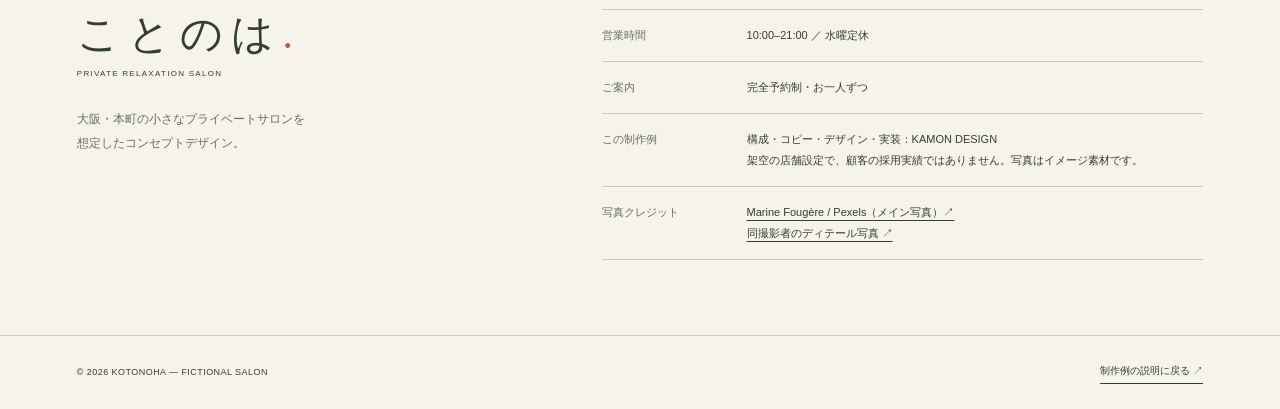
<file: 01-salon-lp/index.html>
<!DOCTYPE html>
<html lang="ja">
<head>
<meta charset="UTF-8"><meta name="viewport" content="width=device-width,initial-scale=1">
<title>ことのは｜Private relaxation salon — 自主制作</title>
<meta name="description" content="架空のプライベートサロン『ことのは』の自主制作LP。実写素材の選定、文字組み、配色、予約導線を設計したKAMON DESIGNの制作例です。">
<meta name="theme-color" content="#f6f3eb"><link rel="stylesheet" href="salon.css"><script src="salon.js" defer></script>
<link rel="stylesheet" href="../assets/page-motion.css"><script src="../assets/page-motion.js" defer></script>
</head>
<body>
<a class="skip" href="#main">本文へ移動</a>
<div class="sample-bar"><span>KAMON DESIGN / CONCEPT WORK 01</span><span>架空サロンの自主制作・素材写真を使用</span><a href="../#work-lp">制作例一覧へ ↗</a></div>
<header class="site-header"><a class="logo" href="#top" aria-label="ことのは トップへ"><span class="logo-jp">ことのは<span class="logo-dot">.</span></span><span class="logo-en">PRIVATE RELAXATION SALON</span></a><button class="menu-toggle" type="button" aria-expanded="false" aria-controls="site-nav">メニュー <span aria-hidden="true">＋</span></button><nav class="site-nav" id="site-nav" aria-label="ページ内メニュー"><a href="#about">ことのはについて</a><a href="#menu">メニュー</a><a href="#visit">初めての方へ</a><a href="#reserve" class="nav-reserve">ご予約・ご相談 <span aria-hidden="true">↗</span></a></nav></header>
<main id="main">
<section class="hero" id="top" aria-labelledby="hero-title"><div class="hero-copy"><p class="eyebrow">OSAKA, HONMACHI — PRIVATE SALON</p><h1 id="hero-title">気持ちまで、<br>ふっと軽く。</h1><p class="hero-description">予定を詰めこむ毎日に、<br>なにもしない余白を。<br>ここは、あなたに戻るための小さなサロン。</p><a class="text-link" href="#menu">初回のメニューを見る <span aria-hidden="true">↗</span></a><p class="hero-foot"><span aria-hidden="true">●</span>完全予約制・お一人ずつのご案内</p></div><figure class="hero-photo"><img src="assets/salon-photo-original.jpg" width="3712" height="5568" alt="白いタオルを整えたベッドと、温かい灯りのサロン空間。素材写真" fetchpriority="high"><figcaption>A little time, just for yourself.</figcaption><a class="photo-ticket" href="#menu"><span>FIRST VISIT</span><strong>60<small>min</small></strong><span>初回メニューを見る ↗</span></a></figure><div class="hero-index"><span>01 — YOUR PRIVATE MOMENT</span><a href="#about">SCROLL TO EXPLORE　↓</a></div></section>
<section class="about section-shell" id="about" aria-labelledby="about-title"><div class="section-heading"><p class="eyebrow"><span class="section-no">01</span> OUR PHILOSOPHY</p><span class="small-jp">ことのはが大切にしていること</span></div><div class="about-intro"><h2 id="about-title">がんばる日々に、<br>ひと呼吸の<span>居場所。</span></h2><div><p>誰かのために動く時間が多いほど、<br>自分のことは、つい後回しになるもの。</p><p>やわらかな灯り。穏やかな香り。静かな時間。<br>ことのはは、心地よく過ごすための<br>小さな余白を大切にしています。</p><p>その日の気分も、苦手なことも。<br>気負わずお聞かせください。</p></div></div><div class="about-details"><figure class="detail-photo"><img src="assets/salon-detail-original.jpg" width="5568" height="3712" alt="サロンのタオルと小物のディテール。素材写真" loading="lazy"><figcaption>Slow down. Feel at home.</figcaption></figure><div class="principles"><p class="editorial-title" lang="en">Less noise.<br><em>More you.</em></p><article><span>01</span><div><h3>ひとりの時間を、ゆっくりと。</h3><p>完全予約制のプライベートな空間。周りを気にせず、ご自身のペースでお過ごしいただけます。</p></div></article><article><span>02</span><div><h3>まずは、お話を聞くことから。</h3><p>初回はご希望や苦手なことを伺い、当日の内容をご案内します。力加減も遠慮なくお伝えください。</p></div></article><article><span>03</span><div><h3>次のご来店も、あなたのペースで。</h3><p>無理な継続のご案内はしません。日常の中でひと息つきたくなったときに、お立ち寄りください。</p></div></article></div></div></section>
<section class="menu-section" id="menu" aria-labelledby="menu-title"><div class="section-shell"><div class="menu-heading"><div><p class="eyebrow"><span class="section-no">02</span> TREATMENT MENU</p><h2 id="menu-title" class="english-heading">Your moment.</h2></div><p>お話を伺う時間も含めて、60分。<br>初めての方へ、ことのはの基本メニューです。</p></div><article class="first-menu"><div class="menu-name"><span class="pill">初めての方へ</span><h3>ゆるめる、<br>ひととき。</h3><p>カウンセリング ＋ ボディリラクゼーション</p><span class="time-label">TOTAL <strong>60</strong> MINUTES</span></div><div class="menu-price"><span class="eyebrow">FIRST VISIT</span><p class="price"><span class="currency">¥</span>3,980<span class="tax">税込</span></p><p>ご希望を伺ってから内容をご案内します。<br>初回メニューに追加料金はありません。</p><a href="#reserve" class="button-dark">初回のご予約について <span aria-hidden="true">↗</span></a></div></article><div class="regular-menu"><span>2回目以降のボディリラクゼーション</span><span>60分 <strong>¥6,600</strong><small>税込</small></span></div><p class="menu-note">※ 内容・価格・サービス条件は架空店舗の設定です。実際の施術・予約の提供はありません。</p></div></section>
<section class="visit section-shell" id="visit" aria-labelledby="visit-title"><div class="section-heading"><div><p class="eyebrow"><span class="section-no">03</span> FIRST VISIT</p><h2 id="visit-title">初めての日も、<br>くつろげるように。</h2></div><p class="visit-lead">ご来店からお帰りまで、約60分。<br>一つひとつ、ご案内しながら進めます。</p></div><ol class="steps"><li><span class="step-num">01</span><p class="step-time">15 MIN</p><h3>お話を伺う</h3><p>気になることや、その日のご希望を伺います。</p></li><li><span class="step-num">02</span><p class="step-time">10 MIN</p><h3>内容をご案内</h3><p>当日の流れと力加減などを一緒に確認します。</p></li><li><span class="step-num">03</span><p class="step-time">25 MIN</p><h3>ゆっくり過ごす</h3><p>ご希望をもとにボディリラクゼーションを行います。</p></li><li><span class="step-num">04</span><p class="step-time">10 MIN</p><h3>ひと息ついて</h3><p>お支度とお会計。次回のご相談はご希望の方のみ。</p></li></ol><div class="faq-layout"><div><p class="eyebrow">BEFORE YOUR VISIT</p><h3 class="faq-title">よくあるご質問</h3></div><div class="faq-items"><details><summary>どんな服装で行けばよいですか？<span aria-hidden="true">＋</span></summary><p>動きやすい服装でお越しください。お着替えのご希望は、ご予約時にお知らせいただく想定です。</p></details><details><summary>強い刺激が苦手でも大丈夫ですか？<span aria-hidden="true">＋</span></summary><p>苦手なことやご希望の力加減を、初めに伺います。途中でも遠慮なくお伝えいただく想定です。</p></details><details><summary>予約は必要ですか？<span aria-hidden="true">＋</span></summary><p>完全予約制です。このページは自主制作のデモのため、実際のご予約は受け付けていません。</p></details></div></div></section>
<section class="reservation" id="reserve" aria-labelledby="reserve-title"><div class="reservation-inner"><p class="eyebrow">MAKE TIME FOR YOURSELF</p><p class="reservation-script" aria-hidden="true">Take a deep breath.</p><h2 id="reserve-title">次のお休みに、<br>自分を想う時間を。</h2><p>初回60分　3,980円（税込）<br>ご希望の日程から、ご相談ください。</p><button class="reserve-button" type="button" data-open-reservation>予約導線を体験する <span aria-hidden="true">↗</span></button><span class="reservation-note">自主制作デモです。実際の予約は送信されません。</span></div><div class="reservation-line" aria-hidden="true"></div></section>
<section class="access section-shell" aria-labelledby="access-title"><div><p class="eyebrow"><span class="section-no">04</span> SALON INFORMATION</p><h2 id="access-title" class="access-logo">ことのは<span>.</span></h2><p class="access-caption">PRIVATE RELAXATION SALON</p><p>大阪・本町の小さなプライベートサロンを<br>想定したコンセプトデザイン。</p></div><dl><div><dt>所在地</dt><dd>大阪市中央区本町エリア（架空設定）</dd></div><div><dt>営業時間</dt><dd>10:00–21:00 ／ 水曜定休</dd></div><div><dt>ご案内</dt><dd>完全予約制・お一人ずつ</dd></div><div><dt>この制作例</dt><dd>構成・コピー・デザイン・実装：KAMON DESIGN<br>架空の店舗設定で、顧客の採用実績ではありません。写真はイメージ素材です。</dd></div><div><dt>写真クレジット</dt><dd><a href="https://www.pexels.com/photo/serene-spa-interior-with-massage-table-and-candle-35884502/" target="_blank" rel="noopener noreferrer">Marine Fougère / Pexels（メイン写真）↗</a><br><a href="https://www.pexels.com/photo/cozy-spa-massage-table-with-candle-and-decor-35884499/" target="_blank" rel="noopener noreferrer">同撮影者のディテール写真 ↗</a></dd></div></dl></section>
</main><footer class="footer"><span>© 2026 KOTONOHA — FICTIONAL SALON</span><a href="../#work-lp">制作例の説明に戻る ↗</a></footer><div class="mobile-cta"><span>初回 60分 <strong>¥3,980</strong></span><a href="#reserve">ご予約について ↗</a></div>
<dialog class="reservation-dialog" aria-labelledby="dialog-title"><button class="dialog-close" type="button" data-close-reservation aria-label="閉じる">×</button><p class="eyebrow">PORTFOLIO DEMO</p><h2 id="dialog-title">予約導線の<br>デモをご覧いただきました。</h2><p>このページは架空サロンの制作例です。予約やメッセージは送信されていません。</p><p>実案件では、合意した予約サービスや問い合わせ先へ接続します。</p><button class="button-dark" type="button" data-close-reservation>ページに戻る ↗</button><a href="../#contact">Web制作について相談する</a></dialog>
</body></html>
</file>
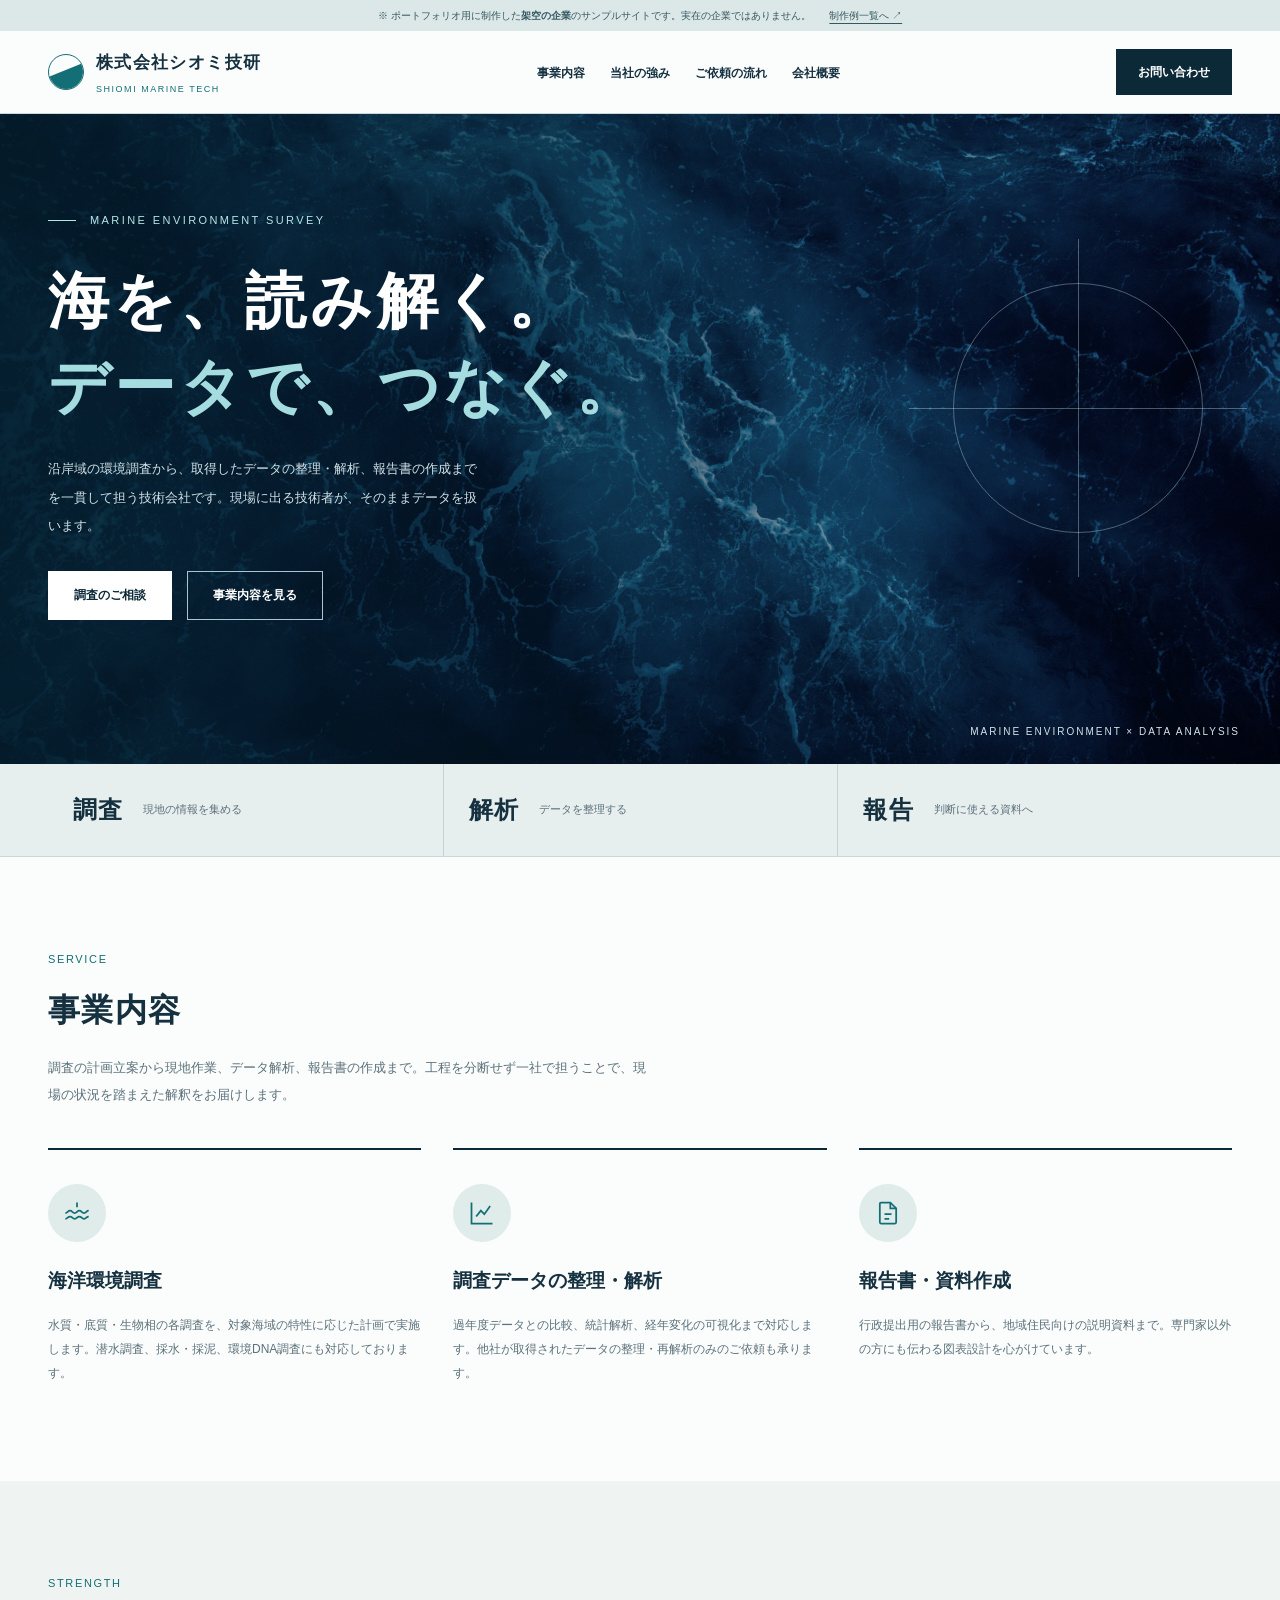
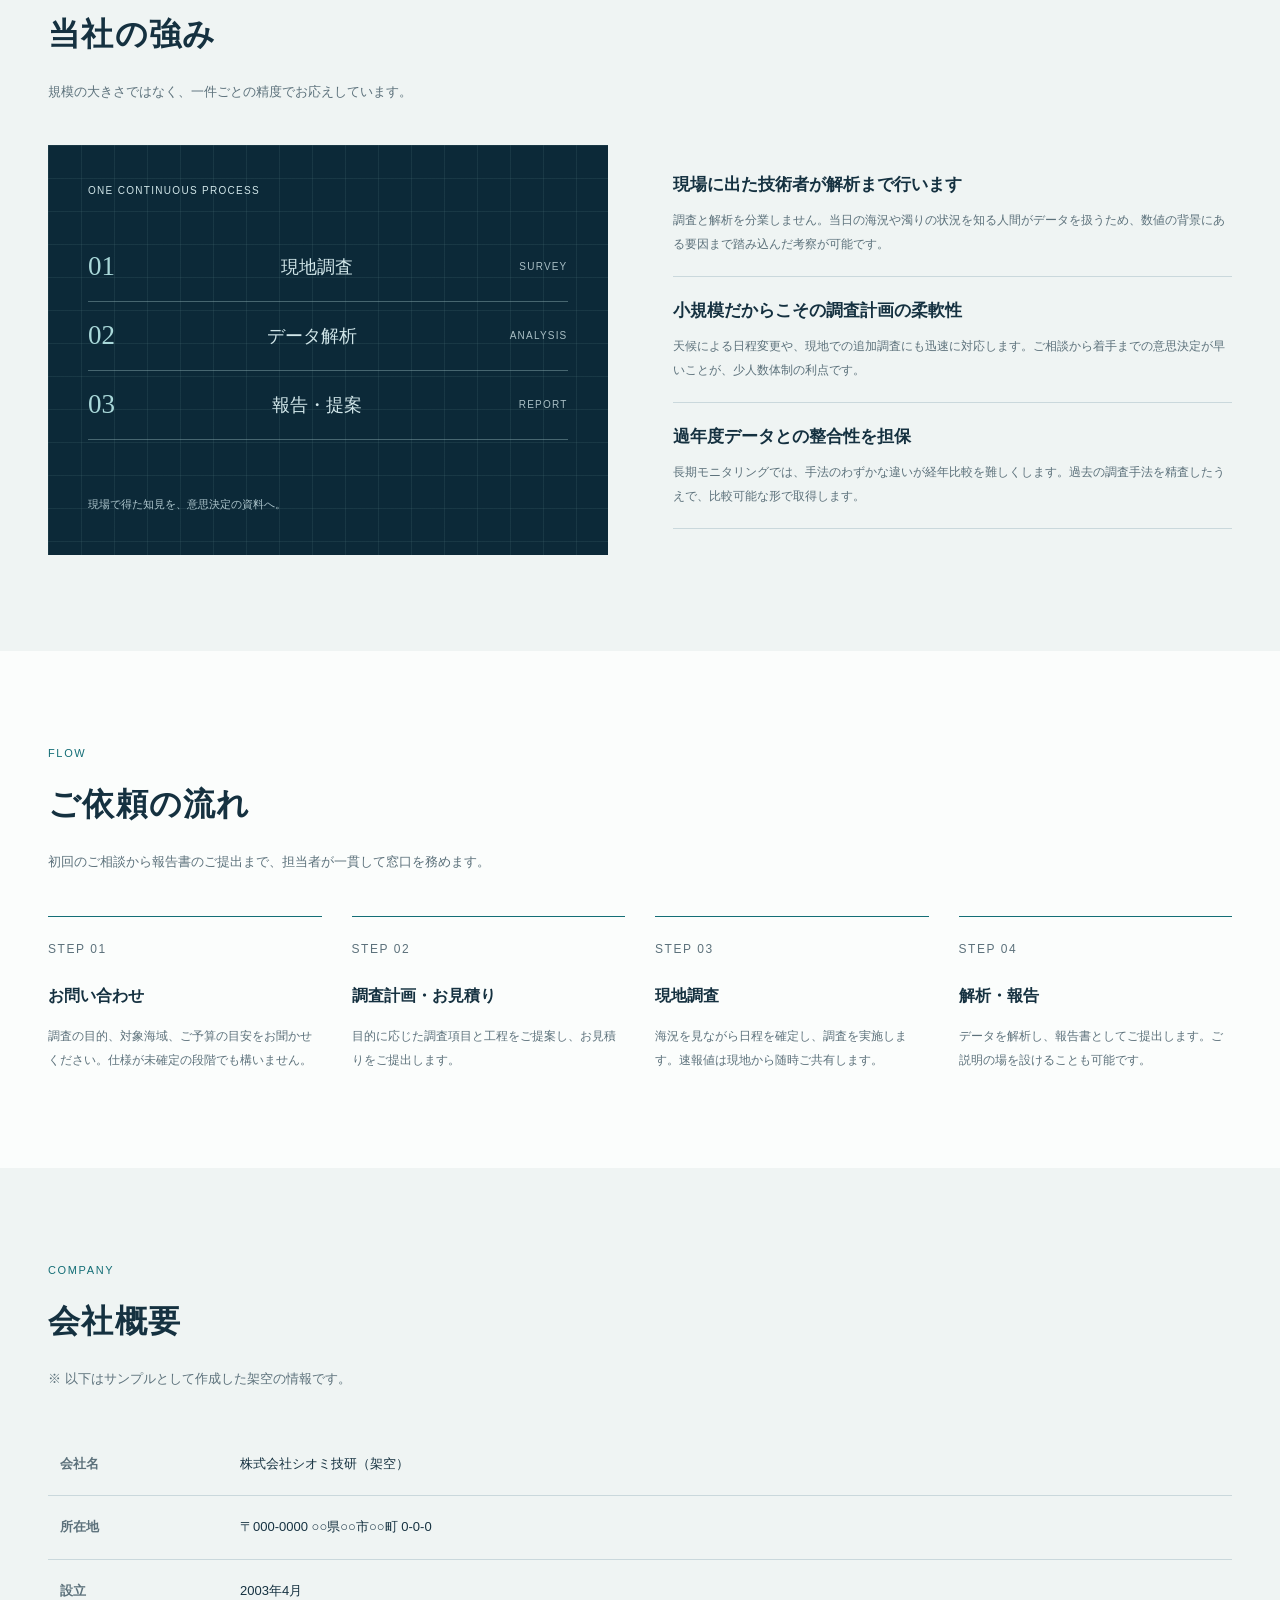
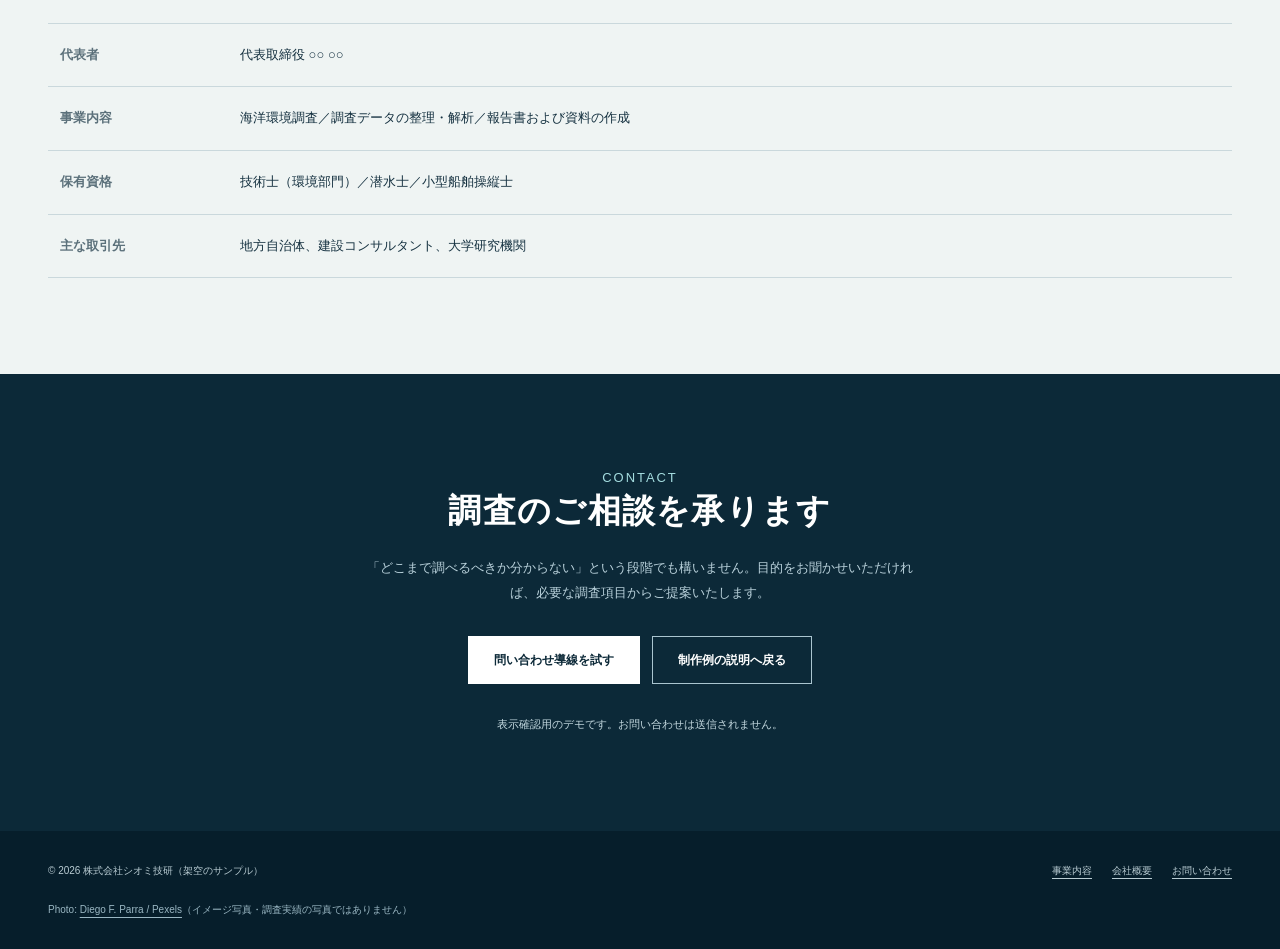
<file: 02-corporate-site/index.html>
<!DOCTYPE html>
<html lang="ja">
<head>
<meta charset="UTF-8">
<meta name="viewport" content="width=device-width, initial-scale=1.0">
<title>株式会社シオミ技研｜海洋調査・環境データ解析</title>
<meta name="description" content="沿岸域の環境調査から、取得データの整理・解析までを一貫して行う技術会社です。">
<link rel="stylesheet" href="corporate.css">
<link rel="stylesheet" href="../assets/page-motion.css"><script src="../assets/page-motion.js" defer></script>
</head>
<body>

<p class="demo-note">※ ポートフォリオ用に制作した<strong>架空の企業</strong>のサンプルサイトです。実在の企業ではありません。 <a href="../#work-corporate">制作例一覧へ ↗</a></p>

<header id="top">
  <div class="container head-inner">
    <a href="#top" class="logo">
      <span class="logo-mark"></span>
      <span class="logo-text">株式会社シオミ技研<span>SHIOMI MARINE TECH</span></span>
    </a>
    <nav id="site-nav" aria-label="サンプルサイトのメニュー">
      <ul>
        <li><a href="#service">事業内容</a></li>
        <li><a href="#strength">当社の強み</a></li>
        <li><a href="#flow">ご依頼の流れ</a></li>
        <li><a href="#company">会社概要</a></li>
      </ul>
    </nav>
    <a href="#contact" class="head-cta">お問い合わせ</a>
    <button class="menu-btn" aria-label="メニューを開閉" aria-controls="site-nav" aria-expanded="false">☰</button>
  </div>
</header>

<!-- HERO -->
<main><div class="hero"><img class="ocean-image" src="assets/ocean-original.jpg" alt="深い青の海面に重なる波の実写写真" width="7360" height="4912" fetchpriority="high"><div class="hero-coordinate" aria-hidden="true"></div>
  <div class="container hero-inner">
    <span class="hero-label">MARINE ENVIRONMENT SURVEY</span>
    <h1>海を、読み解く。<br><span>データで、つなぐ。</span></h1>
    <p>沿岸域の環境調査から、取得したデータの整理・解析、報告書の作成までを一貫して担う技術会社です。現場に出る技術者が、そのままデータを扱います。</p>
    <div class="hero-actions">
      <a href="#contact" class="btn btn-primary">調査のご相談</a>
      <a href="#service" class="btn btn-ghost">事業内容を見る</a>
    </div>
  </div>
  <div class="hero-caption">MARINE ENVIRONMENT × DATA ANALYSIS</div>
</div>

<!-- STATS -->
<div class="stats">
  <div class="container stats-grid">
    <div class="stat"><b>調査</b><span>現地の情報を集める</span></div>
    <div class="stat"><b>解析</b><span>データを整理する</span></div>
    <div class="stat"><b>報告</b><span>判断に使える資料へ</span></div>
  </div>
</div>

<!-- SERVICE -->
<section id="service">
  <div class="container">
    <p class="sec-label">SERVICE</p>
    <h2>事業内容</h2>
    <p class="sec-lead">調査の計画立案から現地作業、データ解析、報告書の作成まで。工程を分断せず一社で担うことで、現場の状況を踏まえた解釈をお届けします。</p>

    <div class="svc-grid">
      <div class="svc">
        <div class="svc-icon">
          <svg viewBox="0 0 24 24"><path d="M2 17c2 0 2-2 4-2s2 2 4 2 2-2 4-2 2 2 4 2 2-2 4-2"/><path d="M2 12c2 0 2-2 4-2s2 2 4 2 2-2 4-2 2 2 4 2 2-2 4-2"/><path d="M12 3v4"/></svg>
        </div>
        <h3>海洋環境調査</h3>
        <p>水質・底質・生物相の各調査を、対象海域の特性に応じた計画で実施します。潜水調査、採水・採泥、環境DNA調査にも対応しております。</p>
      </div>
      <div class="svc">
        <div class="svc-icon">
          <svg viewBox="0 0 24 24"><path d="M3 3v18h18"/><path d="M7 15l4-5 3 3 5-7"/></svg>
        </div>
        <h3>調査データの整理・解析</h3>
        <p>過年度データとの比較、統計解析、経年変化の可視化まで対応します。他社が取得されたデータの整理・再解析のみのご依頼も承ります。</p>
      </div>
      <div class="svc">
        <div class="svc-icon">
          <svg viewBox="0 0 24 24"><path d="M14 3H6a1 1 0 00-1 1v16a1 1 0 001 1h12a1 1 0 001-1V8z"/><path d="M14 3v5h5"/><path d="M9 13h6M9 17h4"/></svg>
        </div>
        <h3>報告書・資料作成</h3>
        <p>行政提出用の報告書から、地域住民向けの説明資料まで。専門家以外の方にも伝わる図表設計を心がけています。</p>
      </div>
    </div>
  </div>
</section>

<!-- STRENGTH -->
<section class="strength" id="strength">
  <div class="container">
    <p class="sec-label">STRENGTH</p>
    <h2>当社の強み</h2>
    <p class="sec-lead">規模の大きさではなく、一件ごとの精度でお応えしています。</p>

    <div class="str-row">
      <div class="str-visual" role="img" aria-label="現地調査、データ解析、報告書作成を一貫して行う工程図"><p class="diagram-title">ONE CONTINUOUS PROCESS</p><ol class="diagram-stages"><li><span>01</span><b>現地調査</b><small>SURVEY</small></li><li><span>02</span><b>データ解析</b><small>ANALYSIS</small></li><li><span>03</span><b>報告・提案</b><small>REPORT</small></li></ol><p class="diagram-note">現場で得た知見を、意思決定の資料へ。</p></div>
      <ul class="str-list">
        <li>
          <h3>現場に出た技術者が解析まで行います</h3>
          <p>調査と解析を分業しません。当日の海況や濁りの状況を知る人間がデータを扱うため、数値の背景にある要因まで踏み込んだ考察が可能です。</p>
        </li>
        <li>
          <h3>小規模だからこその調査計画の柔軟性</h3>
          <p>天候による日程変更や、現地での追加調査にも迅速に対応します。ご相談から着手までの意思決定が早いことが、少人数体制の利点です。</p>
        </li>
        <li>
          <h3>過年度データとの整合性を担保</h3>
          <p>長期モニタリングでは、手法のわずかな違いが経年比較を難しくします。過去の調査手法を精査したうえで、比較可能な形で取得します。</p>
        </li>
      </ul>
    </div>
  </div>
</section>

<!-- FLOW -->
<section id="flow">
  <div class="container">
    <p class="sec-label">FLOW</p>
    <h2>ご依頼の流れ</h2>
    <p class="sec-lead">初回のご相談から報告書のご提出まで、担当者が一貫して窓口を務めます。</p>

    <div class="flow-grid">
      <div class="flow-item">
        <p class="flow-step">STEP 01</p>
        <h3>お問い合わせ</h3>
        <p>調査の目的、対象海域、ご予算の目安をお聞かせください。仕様が未確定の段階でも構いません。</p>
      </div>
      <div class="flow-item">
        <p class="flow-step">STEP 02</p>
        <h3>調査計画・お見積り</h3>
        <p>目的に応じた調査項目と工程をご提案し、お見積りをご提出します。</p>
      </div>
      <div class="flow-item">
        <p class="flow-step">STEP 03</p>
        <h3>現地調査</h3>
        <p>海況を見ながら日程を確定し、調査を実施します。速報値は現地から随時ご共有します。</p>
      </div>
      <div class="flow-item">
        <p class="flow-step">STEP 04</p>
        <h3>解析・報告</h3>
        <p>データを解析し、報告書としてご提出します。ご説明の場を設けることも可能です。</p>
      </div>
    </div>
  </div>
</section>

<!-- COMPANY -->
<section class="company" id="company">
  <div class="container">
    <p class="sec-label">COMPANY</p>
    <h2>会社概要</h2>
    <p class="sec-lead">※ 以下はサンプルとして作成した架空の情報です。</p>

    <table class="comp-table">
      <tr><th>会社名</th><td>株式会社シオミ技研（架空）</td></tr>
      <tr><th>所在地</th><td>〒000-0000 ○○県○○市○○町 0-0-0</td></tr>
      <tr><th>設立</th><td>2003年4月</td></tr>
      <tr><th>代表者</th><td>代表取締役 ○○ ○○</td></tr>
      <tr><th>事業内容</th><td>海洋環境調査／調査データの整理・解析／報告書および資料の作成</td></tr>
      <tr><th>保有資格</th><td>技術士（環境部門）／潜水士／小型船舶操縦士</td></tr>
      <tr><th>主な取引先</th><td>地方自治体、建設コンサルタント、大学研究機関</td></tr>
    </table>
  </div>
</section>

<!-- CONTACT -->
<section class="contact" id="contact">
  <div class="container">
    <p class="sec-label">CONTACT</p>
    <h2>調査のご相談を承ります</h2>
    <p>「どこまで調べるべきか分からない」という段階でも構いません。目的をお聞かせいただければ、必要な調査項目からご提案いたします。</p>
    <div class="contact-actions">
      <button type="button" class="btn btn-primary" id="demo-contact">問い合わせ導線を試す</button>
      <a href="../#work-corporate" class="btn btn-ghost">制作例の説明へ戻る</a>
    </div>
    <p class="demo-feedback" id="demo-feedback" role="status" tabindex="-1">表示確認用のデモです。お問い合わせは送信されません。</p>
  </div>
</section>

</main><footer>
  <div class="container foot-inner">
    <span>© 2026 株式会社シオミ技研（架空のサンプル）</span>
    <ul class="foot-links">
      <li><a href="#service">事業内容</a></li>
      <li><a href="#company">会社概要</a></li>
      <li><a href="#contact">お問い合わせ</a></li>
    </ul>
  </div>
<div class="container photo-credit">Photo: <a href="https://www.pexels.com/photo/aerial-shot-of-a-blue-ocean-15305602/">Diego F. Parra / Pexels</a>（イメージ写真・調査実績の写真ではありません）</div></footer>

<script>const toggle=document.querySelector('.menu-btn');const menu=document.getElementById('site-nav');toggle.addEventListener('click',()=>{const expanded=toggle.getAttribute('aria-expanded')!=='true';toggle.setAttribute('aria-expanded',String(expanded));menu.classList.toggle('is-open',expanded);});menu.querySelectorAll('a').forEach(link=>link.addEventListener('click',()=>{toggle.setAttribute('aria-expanded','false');menu.classList.remove('is-open');}));document.addEventListener('keydown',event=>{if(event.key==='Escape'&&toggle.getAttribute('aria-expanded')==='true'){toggle.setAttribute('aria-expanded','false');menu.classList.remove('is-open');toggle.focus();}});document.getElementById('demo-contact').addEventListener('click',()=>{const note=document.getElementById('demo-feedback');note.textContent='デモの操作を確認しました。実案件では合意した相談窓口へ接続します。お問い合わせは送信されていません。';note.focus();});</script>
</body>
</html>
</file>
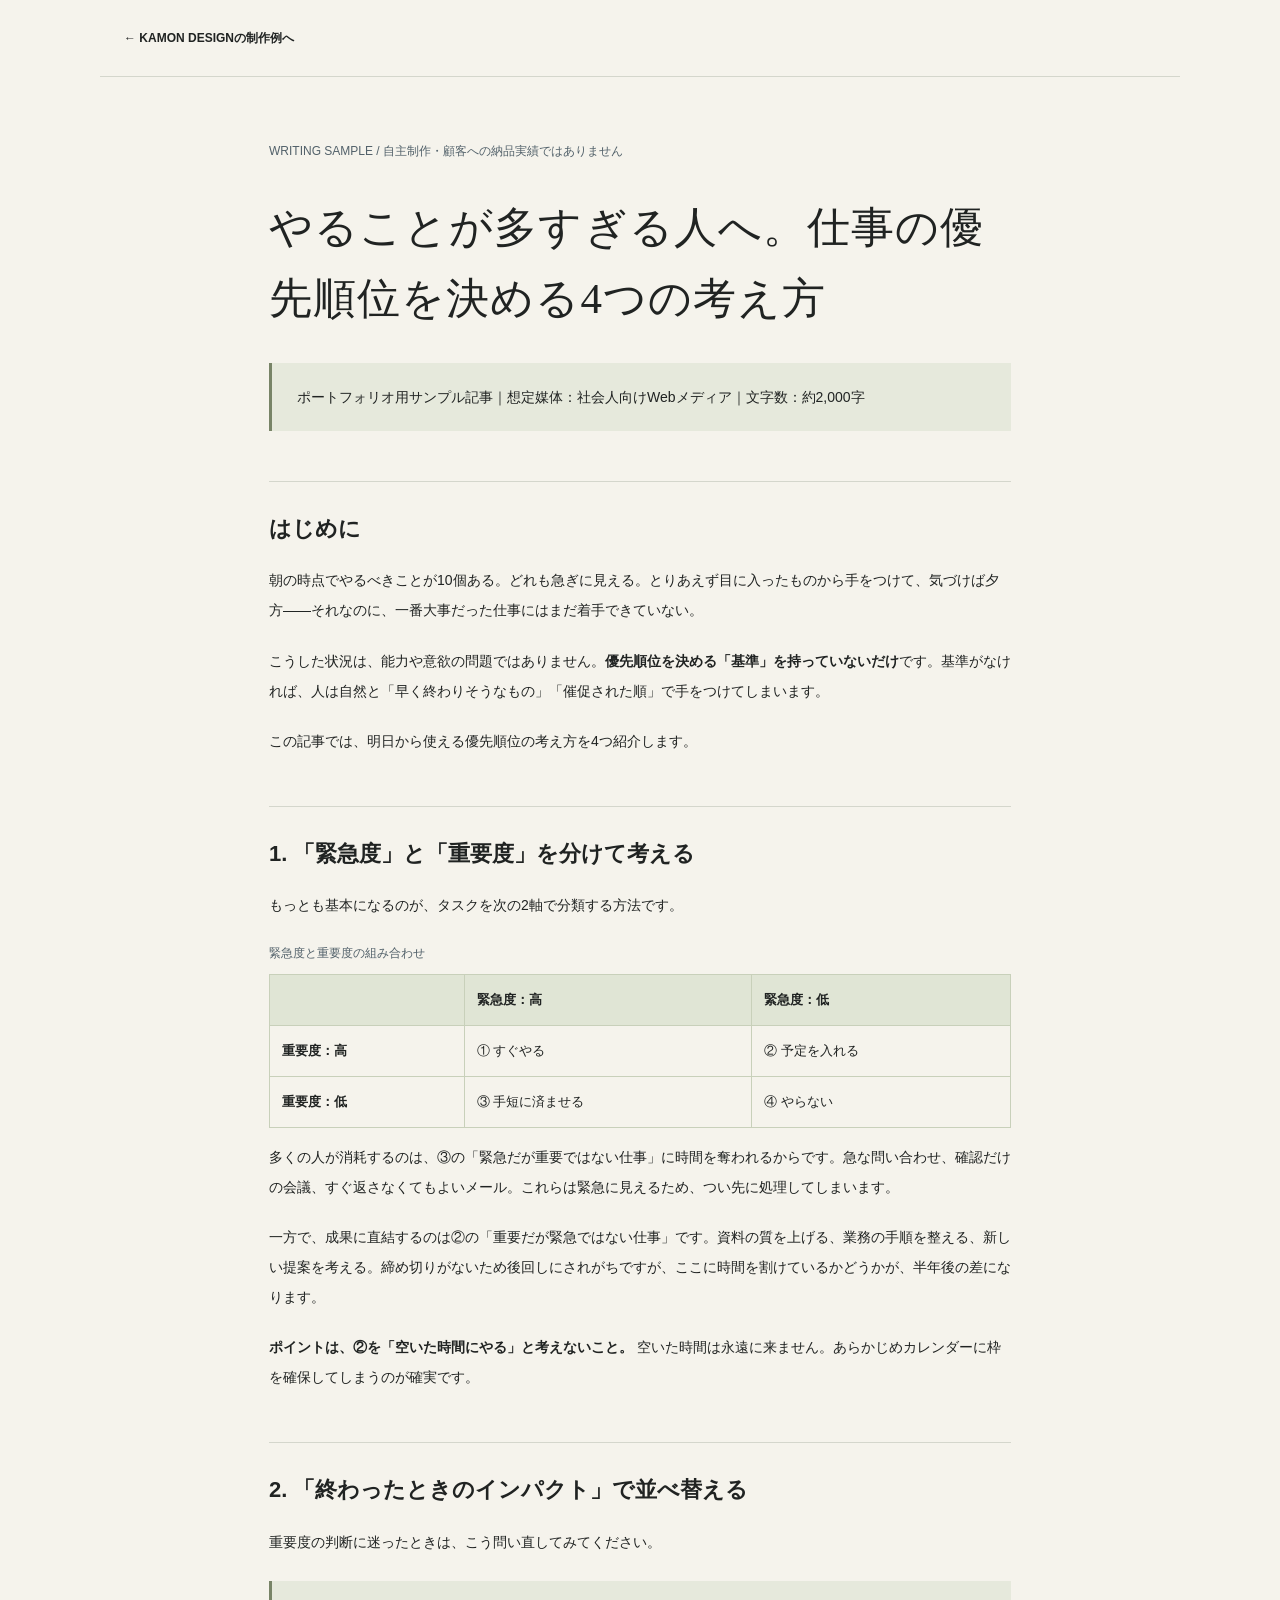
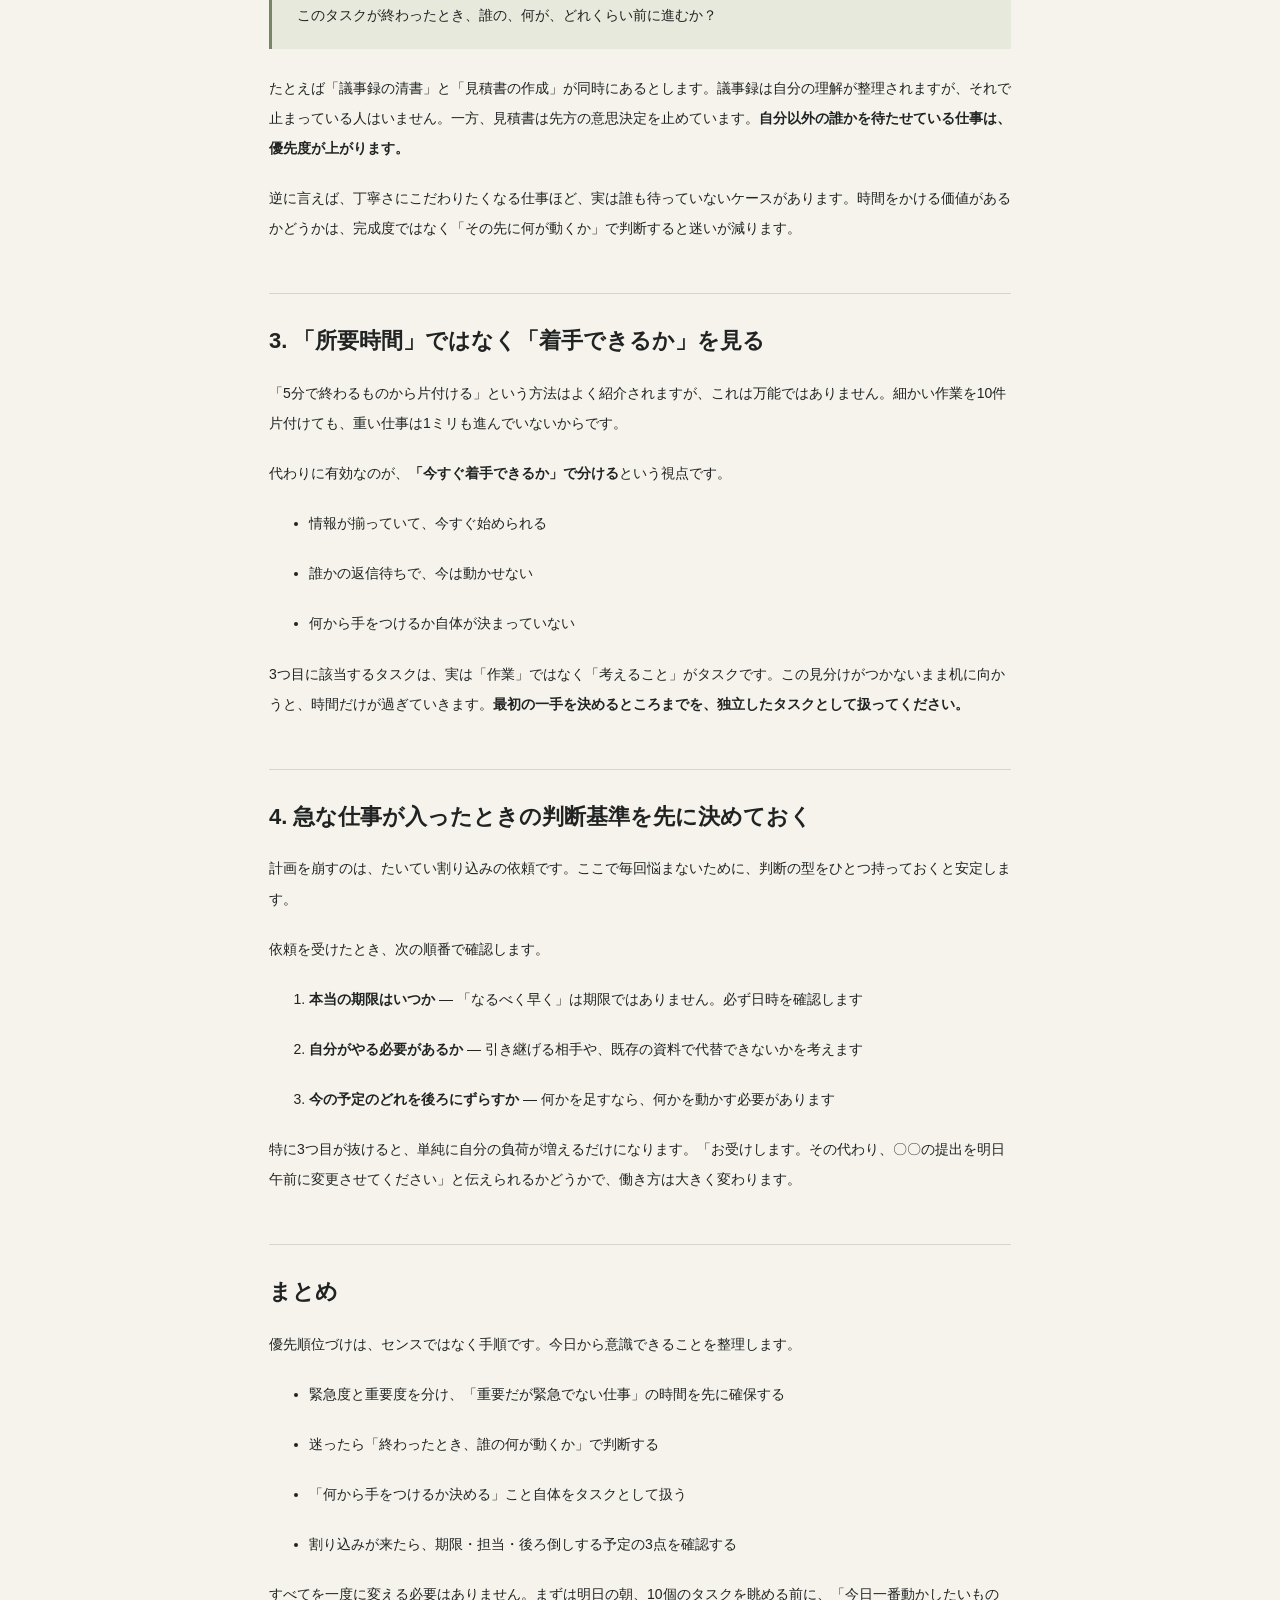
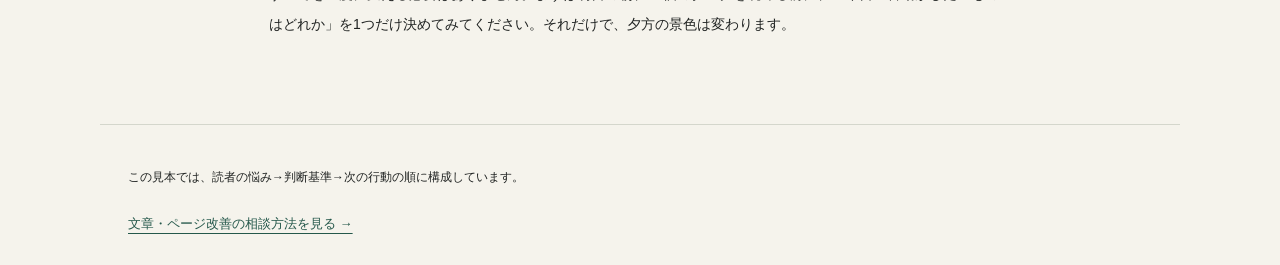
<file: 03-articles/index.html>
<!doctype html><html lang="ja"><head><meta charset="utf-8"><meta name="viewport" content="width=device-width,initial-scale=1"><title>文章制作例｜仕事の優先順位｜KAMON DESIGN</title><meta name="description" content="社会人向けWebメディアを想定した自主制作の記事。読者の悩みから4つの判断基準へつなぐ構成・文章の見本です。"><style>*{box-sizing:border-box}body{margin:0;background:#faf9f6;color:#172a32;font:16px/2 'Hiragino Sans','Yu Gothic',sans-serif}main,header,footer{max-width:780px;margin:auto;padding:24px}header{border-bottom:1px solid #d8dfde;font-size:13px}a{color:#25584b;text-underline-offset:5px}h1{font-size:clamp(26px,4vw,37px);line-height:1.6;margin:28px 0}h2{font-size:23px;line-height:1.7;margin-top:45px}p,li{margin-bottom:20px}blockquote{margin:24px 0;padding:18px 22px;border-left:3px solid #25584b;background:#eef2ed;font-size:14px}table{border-collapse:collapse;width:100%;font-size:13px}caption{text-align:left;color:#52616a;font-size:12px;margin-bottom:9px}th,td{padding:12px;border:1px solid #bdcac3;text-align:left}th{background:#e8eee8}.table-wrap{overflow:auto}footer{border-top:1px solid #d8dfde;font-size:13px}a:focus-visible{outline:3px solid #b44e2b;outline-offset:4px}@media(max-width:500px){main,header,footer{padding:20px}body{font-size:15px}th,td{padding:8px}h2{font-size:21px}}</style><style>body{background:#f5f3ec;color:#202322}header,footer{max-width:1080px;border-color:#d4d6cc}header{padding-block:25px}header a{font:700 12px Arial,sans-serif;color:#202322;text-decoration:none}main{max-width:790px;padding-top:50px;padding-bottom:65px}h1{font-family:"Yu Mincho","Hiragino Mincho ProN",serif;font-size:clamp(28px,4vw,43px);font-weight:500;line-height:1.65;letter-spacing:.025em}h2{border-top:1px solid #d4d6cc;padding-top:28px;margin-top:50px;font-size:22px}p,li{font-size:14px;line-height:2.15}blockquote{background:#e6e9dc;border-left-color:#788467;padding:20px 25px}blockquote p{font-size:13px}th{background:#e0e5d5}th,td{border-color:#c8d0ba}footer{padding:28px}footer p{font-size:12px}footer a{font-size:13px}@media(max-width:500px){main{padding:26px 20px 40px}h1{font-size:27px}h2{font-size:20px}p,li{font-size:13px}blockquote{padding:16px}header{padding:22px 20px}}</style><link rel="stylesheet" href="../assets/page-motion.css"><script src="../assets/page-motion.js" defer></script>
</head><body><header><a href="../#works">← KAMON DESIGNの制作例へ</a></header><main><p style="font-size:12px;color:#52616a">WRITING SAMPLE / 自主制作・顧客への納品実績ではありません</p><h1>やることが多すぎる人へ。仕事の優先順位を決める4つの考え方</h1>
<blockquote>ポートフォリオ用サンプル記事｜想定媒体：社会人向けWebメディア｜文字数：約2,000字</blockquote>
<h2>はじめに</h2>
<p>朝の時点でやるべきことが10個ある。どれも急ぎに見える。とりあえず目に入ったものから手をつけて、気づけば夕方——それなのに、一番大事だった仕事にはまだ着手できていない。</p>
<p>こうした状況は、能力や意欲の問題ではありません。<strong>優先順位を決める「基準」を持っていないだけ</strong>です。基準がなければ、人は自然と「早く終わりそうなもの」「催促された順」で手をつけてしまいます。</p>
<p>この記事では、明日から使える優先順位の考え方を4つ紹介します。</p>
<h2>1. 「緊急度」と「重要度」を分けて考える</h2>
<p>もっとも基本になるのが、タスクを次の2軸で分類する方法です。</p>
<div class="table-wrap"><table><caption>緊急度と重要度の組み合わせ</caption><tr><th scope="col"></th><th scope="col">緊急度：高</th><th scope="col">緊急度：低</th></tr><tr><td><strong>重要度：高</strong></td><td>① すぐやる</td><td>② 予定を入れる</td></tr><tr><td><strong>重要度：低</strong></td><td>③ 手短に済ませる</td><td>④ やらない</td></tr></table></div>
<p>多くの人が消耗するのは、③の「緊急だが重要ではない仕事」に時間を奪われるからです。急な問い合わせ、確認だけの会議、すぐ返さなくてもよいメール。これらは緊急に見えるため、つい先に処理してしまいます。</p>
<p>一方で、成果に直結するのは②の「重要だが緊急ではない仕事」です。資料の質を上げる、業務の手順を整える、新しい提案を考える。締め切りがないため後回しにされがちですが、ここに時間を割けているかどうかが、半年後の差になります。</p>
<p><strong>ポイントは、②を「空いた時間にやる」と考えないこと。</strong> 空いた時間は永遠に来ません。あらかじめカレンダーに枠を確保してしまうのが確実です。</p>
<h2>2. 「終わったときのインパクト」で並べ替える</h2>
<p>重要度の判断に迷ったときは、こう問い直してみてください。</p>
<blockquote>このタスクが終わったとき、誰の、何が、どれくらい前に進むか？</blockquote>
<p>たとえば「議事録の清書」と「見積書の作成」が同時にあるとします。議事録は自分の理解が整理されますが、それで止まっている人はいません。一方、見積書は先方の意思決定を止めています。<strong>自分以外の誰かを待たせている仕事は、優先度が上がります。</strong></p>
<p>逆に言えば、丁寧さにこだわりたくなる仕事ほど、実は誰も待っていないケースがあります。時間をかける価値があるかどうかは、完成度ではなく「その先に何が動くか」で判断すると迷いが減ります。</p>
<h2>3. 「所要時間」ではなく「着手できるか」を見る</h2>
<p>「5分で終わるものから片付ける」という方法はよく紹介されますが、これは万能ではありません。細かい作業を10件片付けても、重い仕事は1ミリも進んでいないからです。</p>
<p>代わりに有効なのが、<strong>「今すぐ着手できるか」で分ける</strong>という視点です。</p>
<ul><li>情報が揃っていて、今すぐ始められる</li><li>誰かの返信待ちで、今は動かせない</li><li>何から手をつけるか自体が決まっていない</li></ul>
<p>3つ目に該当するタスクは、実は「作業」ではなく「考えること」がタスクです。この見分けがつかないまま机に向かうと、時間だけが過ぎていきます。<strong>最初の一手を決めるところまでを、独立したタスクとして扱ってください。</strong></p>
<h2>4. 急な仕事が入ったときの判断基準を先に決めておく</h2>
<p>計画を崩すのは、たいてい割り込みの依頼です。ここで毎回悩まないために、判断の型をひとつ持っておくと安定します。</p>
<p>依頼を受けたとき、次の順番で確認します。</p>
<ol><li><strong>本当の期限はいつか</strong> — 「なるべく早く」は期限ではありません。必ず日時を確認します</li><li><strong>自分がやる必要があるか</strong> — 引き継げる相手や、既存の資料で代替できないかを考えます</li><li><strong>今の予定のどれを後ろにずらすか</strong> — 何かを足すなら、何かを動かす必要があります</li></ol>
<p>特に3つ目が抜けると、単純に自分の負荷が増えるだけになります。「お受けします。その代わり、〇〇の提出を明日午前に変更させてください」と伝えられるかどうかで、働き方は大きく変わります。</p>
<h2>まとめ</h2>
<p>優先順位づけは、センスではなく手順です。今日から意識できることを整理します。</p>
<ul><li>緊急度と重要度を分け、「重要だが緊急でない仕事」の時間を先に確保する</li><li>迷ったら「終わったとき、誰の何が動くか」で判断する</li><li>「何から手をつけるか決める」こと自体をタスクとして扱う</li><li>割り込みが来たら、期限・担当・後ろ倒しする予定の3点を確認する</li></ul>
<p>すべてを一度に変える必要はありません。まずは明日の朝、10個のタスクを眺める前に、「今日一番動かしたいものはどれか」を1つだけ決めてみてください。それだけで、夕方の景色は変わります。</p></main><footer><p>この見本では、読者の悩み→判断基準→次の行動の順に構成しています。</p><a href="../#contact">文章・ページ改善の相談方法を見る →</a></footer></body></html>
</file>
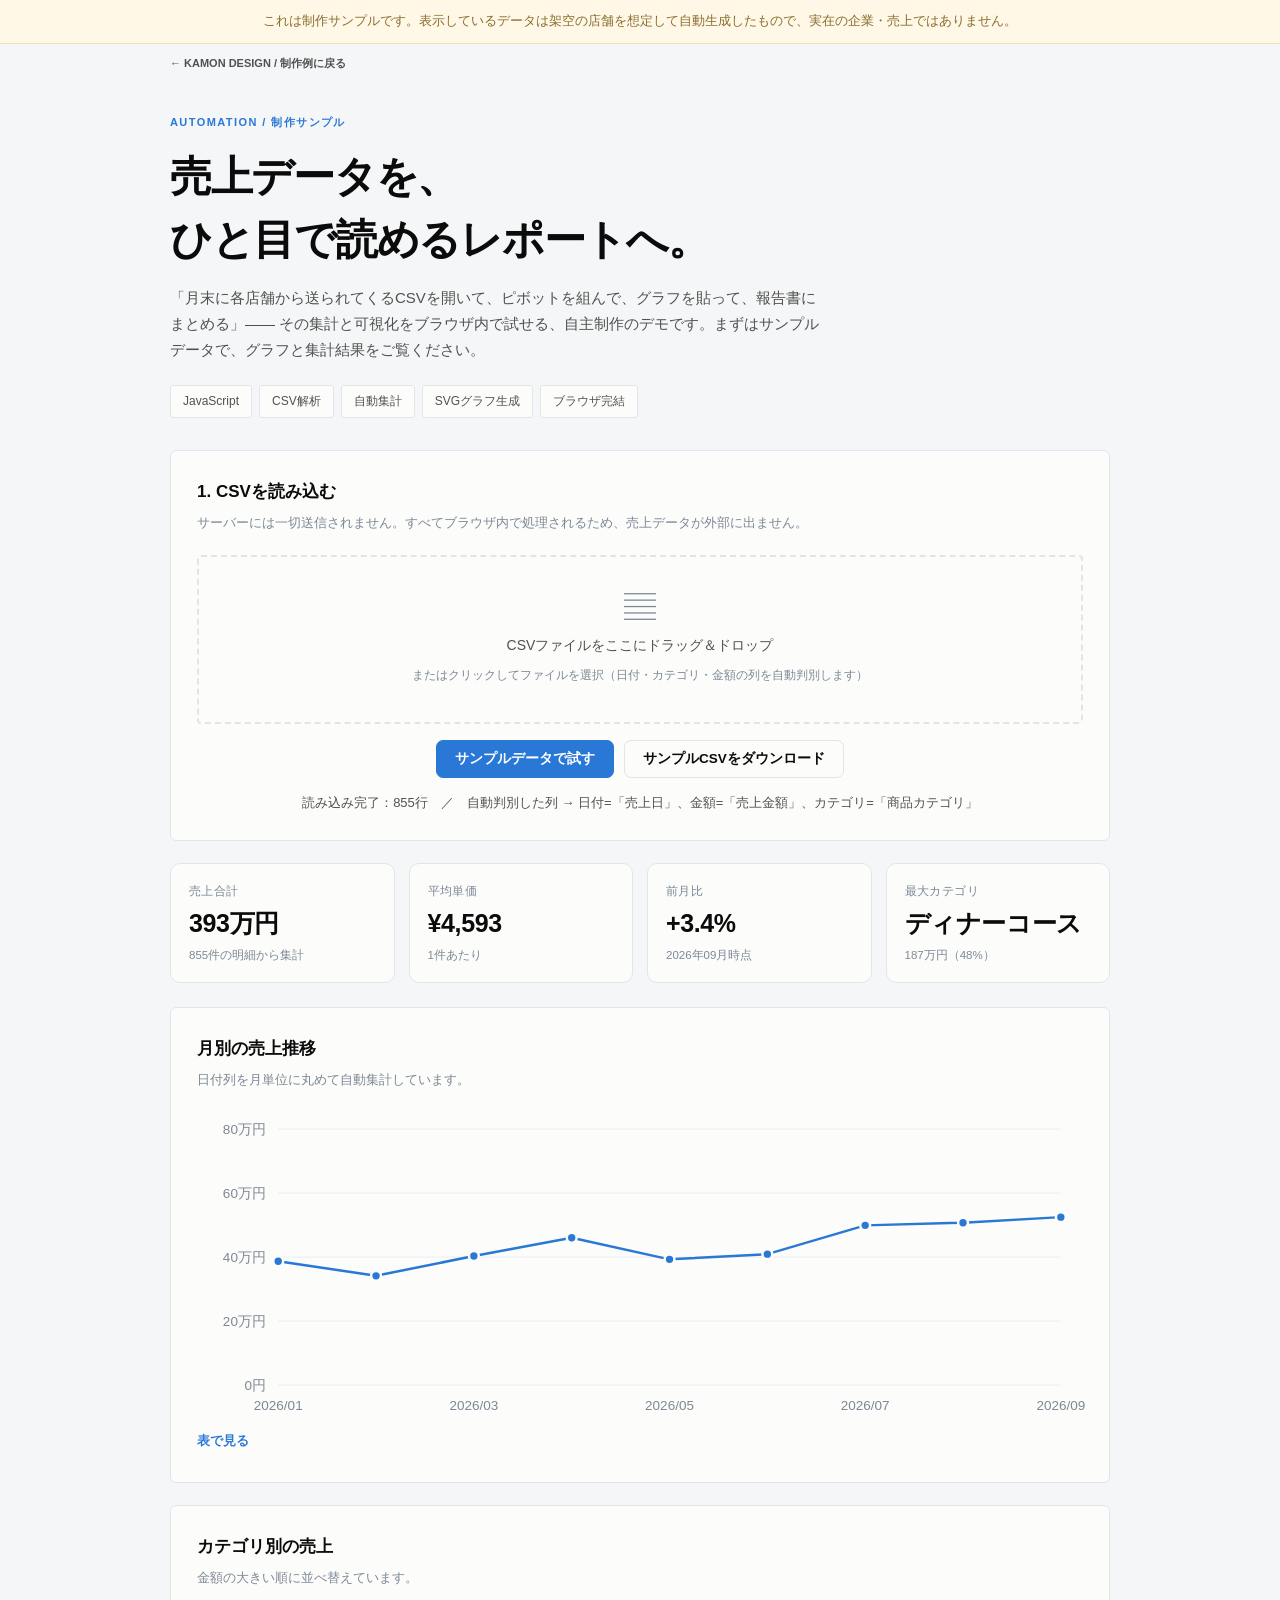
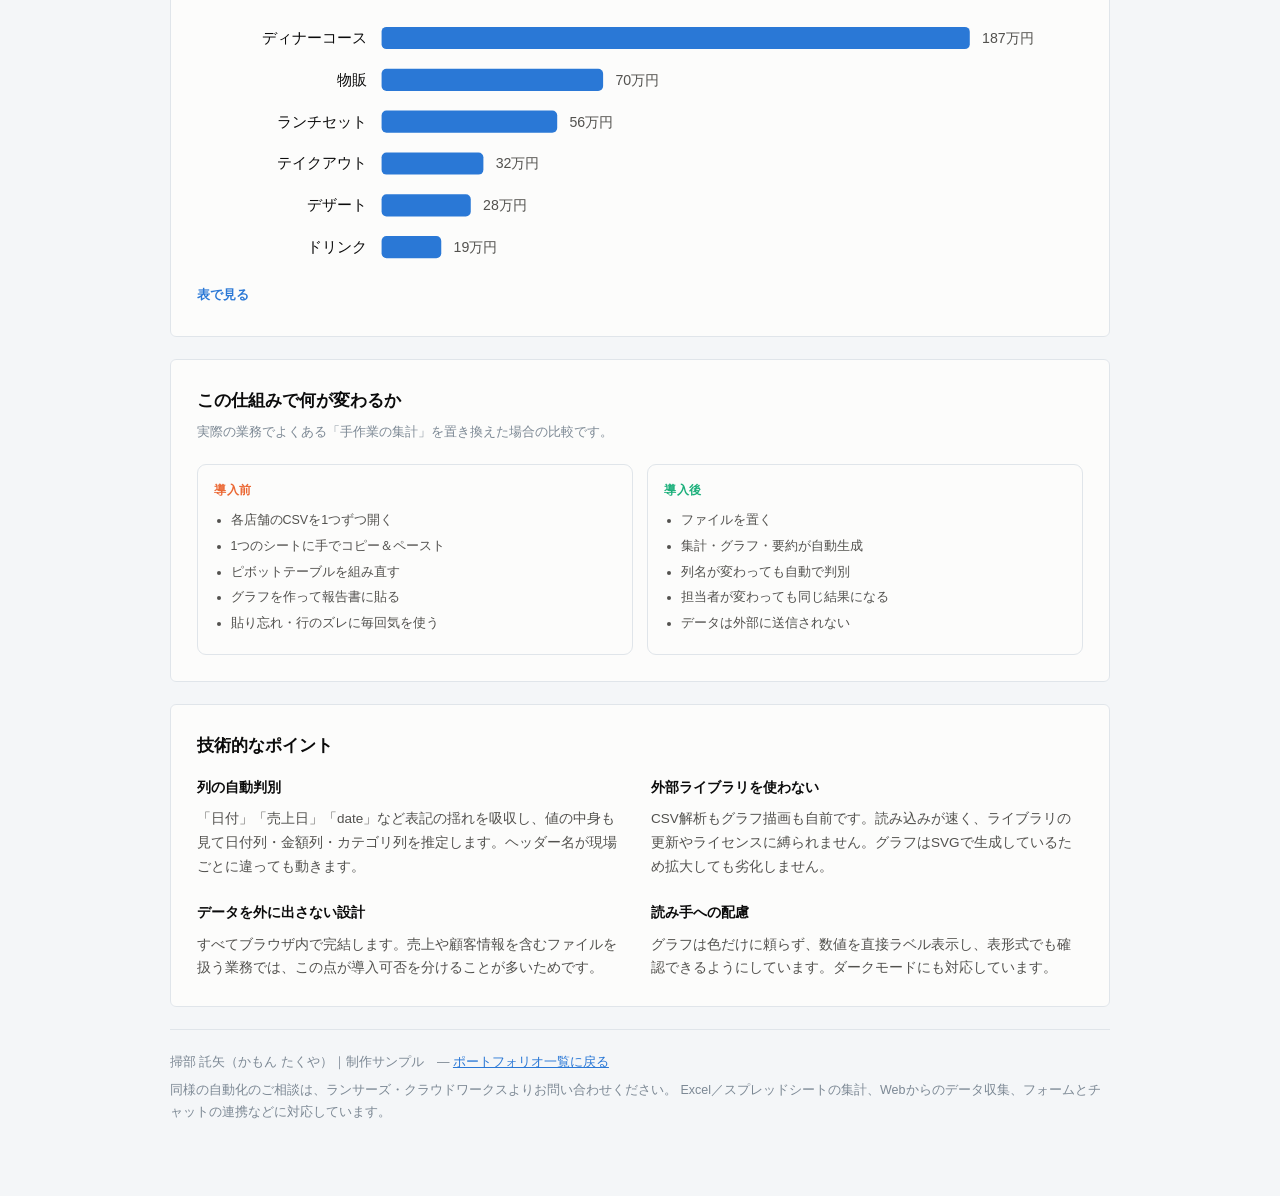
<file: 04-csv-report/index.html>
<!DOCTYPE html>
<html lang="ja">
<head>
<meta charset="UTF-8">
<meta name="viewport" content="width=device-width, initial-scale=1.0">
<title>売上CSV 自動集計レポート｜制作サンプル</title>
<meta name="description" content="売上CSVの集計とグラフ表示をブラウザ内で試せる自主制作デモ。架空のサンプルデータで操作を確認できます。">
<style>
:root{
  color-scheme: light;
  --surface-0:#f4f6f8;
  --surface-1:#fcfcfb;
  --line:#e0e5ea;
  --line-soft:#eef1f4;
  --text-primary:#0b0b0b;
  --text-secondary:#52514e;
  --text-muted:#7c8894;
  --series-1:#2a78d6;
  --series-2:#eb6834;
  --series-3:#1baf7a;
  --accent-deep:#1b4a7d;
  --warn-bg:#fff8e6;
  --warn-line:#f0e0b8;
  --warn-ink:#8a6d2f;
}
@media (prefers-color-scheme: dark){
  :root:not([data-theme="light"]){
    color-scheme: dark;
    --surface-0:#121413;
    --surface-1:#1a1a19;
    --line:#33352f;
    --line-soft:#262723;
    --text-primary:#ffffff;
    --text-secondary:#c3c2b7;
    --text-muted:#8f8f86;
    --series-1:#3987e5;
    --series-2:#d95926;
    --series-3:#199e70;
    --accent-deep:#8fc7ea;
    --warn-bg:#2a2415;
    --warn-line:#4a3f22;
    --warn-ink:#d8c48a;
  }
}
:root[data-theme="dark"]{
  color-scheme: dark;
  --surface-0:#121413;
  --surface-1:#1a1a19;
  --line:#33352f;
  --line-soft:#262723;
  --text-primary:#ffffff;
  --text-secondary:#c3c2b7;
  --text-muted:#8f8f86;
  --series-1:#3987e5;
  --series-2:#d95926;
  --series-3:#199e70;
  --accent-deep:#8fc7ea;
  --warn-bg:#2a2415;
  --warn-line:#4a3f22;
  --warn-ink:#d8c48a;
}
*{box-sizing:border-box;margin:0;padding:0;}
body{
  font-family:"Hiragino Kaku Gothic ProN","Hiragino Sans","Noto Sans JP","Yu Gothic",sans-serif;
  background:var(--surface-0);color:var(--text-primary);
  line-height:1.75;font-size:15px;-webkit-font-smoothing:antialiased;
}
.wrap{max-width:980px;margin:0 auto;padding:0 20px 72px;}

/* ---------- demo banner ---------- */
.demo-note{
  background:var(--warn-bg);border-bottom:1px solid var(--warn-line);
  color:var(--warn-ink);font-size:12.5px;padding:11px 20px;text-align:center;line-height:1.7;
}

/* ---------- hero ---------- */
header{padding:52px 0 30px;}
.eyebrow{font-size:11px;letter-spacing:.22em;font-weight:700;color:var(--series-1);margin-bottom:12px;}
h1{font-size:29px;line-height:1.45;font-weight:700;margin-bottom:14px;letter-spacing:.01em;}
.lede{color:var(--text-secondary);font-size:15px;max-width:660px;}
.meta-tags{display:flex;gap:7px;flex-wrap:wrap;margin-top:22px;}
.meta-tags span{
  font-size:12px;padding:5px 12px;border-radius:100px;
  border:1px solid var(--line);color:var(--text-secondary);background:var(--surface-1);
}

/* ---------- panel ---------- */
.panel{
  background:var(--surface-1);border:1px solid var(--line);
  border-radius:12px;padding:26px;margin-bottom:22px;
}
.panel h2{font-size:17px;font-weight:700;margin-bottom:5px;}
.panel .sub{font-size:13px;color:var(--text-muted);margin-bottom:20px;}

/* ---------- dropzone ---------- */
.drop{
  border:2px dashed var(--line);border-radius:10px;
  padding:34px 20px;text-align:center;transition:border-color .18s,background .18s;
  cursor:pointer;background:transparent;
}
.drop:hover,.drop.over{border-color:var(--series-1);background:color-mix(in srgb,var(--series-1) 6%,transparent);}
.drop-icon{font-size:26px;line-height:1;margin-bottom:10px;color:var(--text-muted);}
.drop p{font-size:14px;color:var(--text-secondary);margin-bottom:4px;}
.drop small{font-size:12px;color:var(--text-muted);}
.btn-row{display:flex;gap:10px;flex-wrap:wrap;margin-top:16px;justify-content:center;}
button{
  font-family:inherit;font-size:13.5px;font-weight:600;cursor:pointer;
  border-radius:7px;padding:9px 18px;border:1px solid var(--line);
  background:var(--surface-1);color:var(--text-primary);transition:background .15s,border-color .15s;
}
button:hover{border-color:var(--series-1);}
button.primary{background:var(--series-1);border-color:var(--series-1);color:#fff;}
button.primary:hover{background:var(--accent-deep);border-color:var(--accent-deep);}
button:focus-visible{outline:2px solid var(--series-1);outline-offset:2px;}

.status{font-size:13px;margin-top:14px;color:var(--text-secondary);text-align:center;min-height:20px;}
.status.err{color:var(--series-2);font-weight:600;}

/* ---------- stat tiles ---------- */
.tiles{display:grid;grid-template-columns:repeat(4,1fr);gap:14px;margin-bottom:24px;}
.tile{background:var(--surface-1);border:1px solid var(--line);border-radius:10px;padding:17px 18px;}
.tile .label{font-size:11.5px;color:var(--text-muted);letter-spacing:.04em;margin-bottom:7px;}
.tile .value{font-size:25px;font-weight:700;letter-spacing:-.015em;line-height:1.25;
  font-variant-numeric:tabular-nums;}
.tile .unit{font-size:13px;font-weight:600;color:var(--text-secondary);margin-left:2px;}
.tile .note{font-size:11.5px;color:var(--text-muted);margin-top:5px;}

/* ---------- charts ---------- */
.chart-head{display:flex;align-items:baseline;justify-content:space-between;gap:12px;margin-bottom:2px;flex-wrap:wrap;}
.chart-box{position:relative;margin-top:16px;}
svg{display:block;width:100%;height:auto;overflow:visible;}
.grid-line{stroke:var(--line-soft);stroke-width:1;}
.axis-text{fill:var(--text-muted);font-size:11px;font-family:inherit;}
.axis-text.num{font-variant-numeric:tabular-nums;}
.series-line{fill:none;stroke:var(--series-1);stroke-width:2;stroke-linejoin:round;stroke-linecap:round;}
.series-dot{fill:var(--series-1);stroke:var(--surface-1);stroke-width:2;}
.bar-label{fill:var(--text-secondary);font-size:11.5px;font-family:inherit;font-variant-numeric:tabular-nums;}
.bar-name{fill:var(--text-primary);font-size:12.5px;font-family:inherit;}
.hover-band{fill:transparent;cursor:crosshair;}
.crosshair{stroke:var(--text-muted);stroke-width:1;stroke-dasharray:3 3;opacity:0;pointer-events:none;}

.tooltip{
  position:absolute;pointer-events:none;opacity:0;transition:opacity .12s;
  background:var(--text-primary);color:var(--surface-1);
  font-size:12px;line-height:1.6;padding:7px 11px;border-radius:6px;white-space:nowrap;
  transform:translate(-50%,-100%);z-index:5;font-variant-numeric:tabular-nums;
}
.tooltip b{font-size:13px;}

/* ---------- table ---------- */
.table-toggle{
  font-size:12.5px;color:var(--series-1);background:none;border:none;padding:6px 0;
  cursor:pointer;font-weight:600;
}
.table-scroll{overflow-x:auto;margin-top:12px;}
table{width:100%;border-collapse:collapse;font-size:12.5px;}
th{
  text-align:left;font-weight:600;color:var(--text-secondary);
  border-bottom:2px solid var(--line);padding:8px 10px;white-space:nowrap;
}
td{border-bottom:1px solid var(--line-soft);padding:8px 10px;font-variant-numeric:tabular-nums;}
td.name{font-variant-numeric:normal;}
th.num,td.num{text-align:right;}

/* ---------- explain ---------- */
.explain{display:grid;grid-template-columns:1fr 1fr;gap:22px;}
.explain h3{font-size:14px;margin-bottom:8px;}
.explain p,.explain li{font-size:13.5px;color:var(--text-secondary);}
.explain ul{padding-left:1.15em;}
.explain li{margin-bottom:5px;}
.before-after{display:grid;grid-template-columns:1fr 1fr;gap:14px;margin-top:6px;}
.ba-card{border:1px solid var(--line);border-radius:9px;padding:15px 16px;}
.ba-card .ttl{font-size:12px;font-weight:700;letter-spacing:.05em;margin-bottom:9px;}
.ba-card.before .ttl{color:var(--series-2);}
.ba-card.after .ttl{color:var(--series-3);}
.ba-card ul{padding-left:1.1em;margin:0;}
.ba-card li{font-size:12.5px;color:var(--text-secondary);margin-bottom:4px;}

footer{border-top:1px solid var(--line);margin-top:8px;padding-top:22px;font-size:12.5px;color:var(--text-muted);}
footer a{color:var(--series-1);}

@media(max-width:820px){
  .tiles{grid-template-columns:repeat(2,1fr);}
  .explain{grid-template-columns:1fr;}
  h1{font-size:23px;}
}
@media(max-width:560px){
  .before-after{grid-template-columns:1fr;}
  .panel{padding:20px 17px;}
}
</style>
<style>.portfolio-back{display:inline-block;margin:12px 0 10px;font:700 11px Arial,sans-serif;color:var(--text-secondary);text-decoration:none}.wrap>header{padding:32px 0}h1{font-size:clamp(28px,4vw,42px);letter-spacing:-.03em;line-height:1.5}.panel{border-radius:6px;box-shadow:none}.drop{border-radius:4px}.eyebrow{letter-spacing:.13em}.meta-tags span{border-radius:3px}.drop-icon{font-size:32px}button:focus-visible,a:focus-visible,.drop:focus-visible{outline:3px solid #b57027;outline-offset:4px}@media(max-width:560px){h1{font-size:27px}.btn-row{align-items:stretch}.btn-row button{flex:1 1 170px}.chart-box{overflow:hidden}}</style><link rel="stylesheet" href="../assets/page-motion.css"><script src="../assets/page-motion.js" defer></script>
</head>
<body>

<div class="demo-note">
  これは制作サンプルです。表示しているデータは架空の店舗を想定して自動生成したもので、実在の企業・売上ではありません。
</div>

<div class="wrap" data-page-content><a class="portfolio-back" href="../#works">← KAMON DESIGN / 制作例に戻る</a>

<header>
  <p class="eyebrow">AUTOMATION / 制作サンプル</p>
  <h1>売上データを、<br>ひと目で読めるレポートへ。</h1>
  <p class="lede">
    「月末に各店舗から送られてくるCSVを開いて、ピボットを組んで、グラフを貼って、報告書にまとめる」——
    その集計と可視化をブラウザ内で試せる、自主制作のデモです。まずはサンプルデータで、グラフと集計結果をご覧ください。
  </p>
  <div class="meta-tags">
    <span>JavaScript</span><span>CSV解析</span><span>自動集計</span><span>SVGグラフ生成</span><span>ブラウザ完結</span>
  </div>
</header>

<section class="panel">
  <h2>1. CSVを読み込む</h2>
  <p class="sub">サーバーには一切送信されません。すべてブラウザ内で処理されるため、売上データが外部に出ません。</p>

  <div class="drop" id="drop" tabindex="0" role="button" aria-label="CSVファイルを選択、またはドラッグ＆ドロップ">
    <div class="drop-icon" aria-hidden="true">▤</div>
    <p>CSVファイルをここにドラッグ＆ドロップ</p>
    <small>またはクリックしてファイルを選択（日付・カテゴリ・金額の列を自動判別します）</small>
  </div>
  <input type="file" id="file" accept=".csv,text/csv" hidden>

  <div class="btn-row">
    <button class="primary" id="sample">サンプルデータで試す</button>
    <button id="download">サンプルCSVをダウンロード</button>
  </div>
  <p class="status" id="status" role="status" aria-live="polite"></p>
</section>

<div id="report" hidden>

  <div class="tiles" id="tiles"></div>

  <section class="panel">
    <div class="chart-head">
      <div>
        <h2>月別の売上推移</h2>
        <p class="sub" style="margin-bottom:0">日付列を月単位に丸めて自動集計しています。</p>
      </div>
    </div>
    <div class="chart-box" id="lineBox">
      <svg id="lineChart" viewBox="0 0 720 260" role="img" aria-label="月別売上推移の折れ線グラフ"></svg>
      <div class="tooltip" id="lineTip"></div>
    </div>
    <button class="table-toggle" id="tt1" aria-expanded="false">表で見る</button>
    <div class="table-scroll" id="tbl1" hidden></div>
  </section>

  <section class="panel">
    <div class="chart-head">
      <div>
        <h2>カテゴリ別の売上</h2>
        <p class="sub" style="margin-bottom:0">金額の大きい順に並べ替えています。</p>
      </div>
    </div>
    <div class="chart-box" id="barBox">
      <svg id="barChart" viewBox="0 0 720 300" role="img" aria-label="カテゴリ別売上の横棒グラフ"></svg>
      <div class="tooltip" id="barTip"></div>
    </div>
    <button class="table-toggle" id="tt2" aria-expanded="false">表で見る</button>
    <div class="table-scroll" id="tbl2" hidden></div>
  </section>

</div>

<section class="panel">
  <h2>この仕組みで何が変わるか</h2>
  <p class="sub">実際の業務でよくある「手作業の集計」を置き換えた場合の比較です。</p>
  <div class="before-after">
    <div class="ba-card before">
      <p class="ttl">導入前</p>
      <ul>
        <li>各店舗のCSVを1つずつ開く</li>
        <li>1つのシートに手でコピー＆ペースト</li>
        <li>ピボットテーブルを組み直す</li>
        <li>グラフを作って報告書に貼る</li>
        <li>貼り忘れ・行のズレに毎回気を使う</li>
      </ul>
    </div>
    <div class="ba-card after">
      <p class="ttl">導入後</p>
      <ul>
        <li>ファイルを置く</li>
        <li>集計・グラフ・要約が自動生成</li>
        <li>列名が変わっても自動で判別</li>
        <li>担当者が変わっても同じ結果になる</li>
        <li>データは外部に送信されない</li>
      </ul>
    </div>
  </div>
</section>

<section class="panel">
  <h2>技術的なポイント</h2>
  <div class="explain" style="margin-top:14px">
    <div>
      <h3>列の自動判別</h3>
      <p>「日付」「売上日」「date」など表記の揺れを吸収し、値の中身も見て日付列・金額列・カテゴリ列を推定します。ヘッダー名が現場ごとに違っても動きます。</p>
    </div>
    <div>
      <h3>外部ライブラリを使わない</h3>
      <p>CSV解析もグラフ描画も自前です。読み込みが速く、ライブラリの更新やライセンスに縛られません。グラフはSVGで生成しているため拡大しても劣化しません。</p>
    </div>
    <div>
      <h3>データを外に出さない設計</h3>
      <p>すべてブラウザ内で完結します。売上や顧客情報を含むファイルを扱う業務では、この点が導入可否を分けることが多いためです。</p>
    </div>
    <div>
      <h3>読み手への配慮</h3>
      <p>グラフは色だけに頼らず、数値を直接ラベル表示し、表形式でも確認できるようにしています。ダークモードにも対応しています。</p>
    </div>
  </div>
</section>

<footer>
  <p>掃部 託矢（かもん たくや）｜制作サンプル　—
  <a href="../">ポートフォリオ一覧に戻る</a></p>
  <p style="margin-top:6px">
    同様の自動化のご相談は、ランサーズ・クラウドワークスよりお問い合わせください。
    Excel／スプレッドシートの集計、Webからのデータ収集、フォームとチャットの連携などに対応しています。
  </p>
</footer>

</div>

<script>
(function(){
  'use strict';

  var $ = function(id){ return document.getElementById(id); };
  var yen = function(n){ return '¥' + Math.round(n).toLocaleString('ja-JP'); };
  var manEn = function(n){
    if (n >= 100000000) return (n/100000000).toFixed(2) + '億円';
    if (n >= 10000) return Math.round(n/10000).toLocaleString('ja-JP') + '万円';
    return Math.round(n).toLocaleString('ja-JP') + '円';
  };

  /* ---------------- CSV parsing (RFC4180-ish, handles quotes) ---------------- */
  function parseCSV(text){
    text = text.replace(/^﻿/, '');
    var rows = [], row = [], field = '', inQ = false, i = 0;
    while (i < text.length){
      var c = text[i];
      if (inQ){
        if (c === '"'){
          if (text[i+1] === '"'){ field += '"'; i += 2; continue; }
          inQ = false; i++; continue;
        }
        field += c; i++; continue;
      }
      if (c === '"'){ inQ = true; i++; continue; }
      if (c === ','){ row.push(field); field = ''; i++; continue; }
      if (c === '\r'){ i++; continue; }
      if (c === '\n'){ row.push(field); rows.push(row); row = []; field = ''; i++; continue; }
      field += c; i++;
    }
    if (field.length || row.length){ row.push(field); rows.push(row); }
    return rows.filter(function(r){ return r.some(function(v){ return String(v).trim() !== ''; }); });
  }

  /* ---------------- column detection ---------------- */
  var DATE_HINTS = ['日付','売上日','受注日','年月日','date','day','日時','取引日'];
  var AMT_HINTS  = ['金額','売上','売上金額','価格','合計','amount','sales','price','total','単価'];
  var CAT_HINTS  = ['カテゴリ','分類','商品','商品名','店舗','部門','区分','種別','category','item','product','shop','name'];

  function parseDate(v){
    if (v == null) return null;
    var s = String(v).trim();
    if (!s) return null;
    var m = s.match(/^(\d{4})[\/\-年.](\d{1,2})[\/\-月.](\d{1,2})/);
    if (m) return { y:+m[1], m:+m[2] };
    m = s.match(/^(\d{4})[\/\-年.](\d{1,2})$/);
    if (m) return { y:+m[1], m:+m[2] };
    var d = new Date(s);
    if (!isNaN(d.getTime()) && s.length >= 6) return { y:d.getFullYear(), m:d.getMonth()+1 };
    return null;
  }

  function parseNum(v){
    if (v == null) return null;
    var s = String(v).replace(/[,¥￥\s円]/g,'').trim();
    if (s === '' || !/^-?\d+(\.\d+)?$/.test(s)) return null;
    return parseFloat(s);
  }

  function score(header, hints){
    var h = String(header).toLowerCase().trim();
    for (var i=0;i<hints.length;i++){
      var k = hints[i].toLowerCase();
      if (h === k) return 100;
      if (h.indexOf(k) !== -1) return 60;
    }
    return 0;
  }

  function detect(headers, rows){
    var n = headers.length;
    var sample = rows.slice(0, Math.min(rows.length, 80));
    var dateHit = [], numHit = [], uniq = [];
    for (var c=0;c<n;c++){
      var dh=0, nh=0, set={}, cnt=0;
      for (var r=0;r<sample.length;r++){
        var v = sample[r][c];
        if (v == null || String(v).trim()==='') continue;
        cnt++;
        if (parseDate(v)) dh++;
        if (parseNum(v) !== null) nh++;
        set[String(v)] = 1;
      }
      dateHit.push(cnt ? dh/cnt : 0);
      numHit.push(cnt ? nh/cnt : 0);
      uniq.push(Object.keys(set).length);
    }
    function pick(hints, extra){
      var best = -1, bestScore = -1;
      for (var c=0;c<n;c++){
        var s = score(headers[c], hints) + extra(c);
        if (s > bestScore){ bestScore = s; best = c; }
      }
      return bestScore > 0 ? best : -1;
    }
    var dateCol = pick(DATE_HINTS, function(c){ return dateHit[c] * 50; });
    var amtCol  = pick(AMT_HINTS,  function(c){ return c === dateCol ? -999 : numHit[c] * 45; });
    var catCol  = pick(CAT_HINTS,  function(c){
      if (c === dateCol || c === amtCol) return -999;
      if (numHit[c] > 0.8) return -50;
      var u = uniq[c];
      if (u <= 1) return -30;
      if (u > sample.length * 0.7) return -20;
      return 30;
    });
    return { date:dateCol, amount:amtCol, category:catCol };
  }

  /* ---------------- aggregation ---------------- */
  function aggregate(headers, rows, cols){
    var byMonth = {}, byCat = {}, total = 0, count = 0;
    for (var r=0;r<rows.length;r++){
      var amt = cols.amount >= 0 ? parseNum(rows[r][cols.amount]) : null;
      if (amt === null) continue;
      total += amt; count++;
      if (cols.date >= 0){
        var d = parseDate(rows[r][cols.date]);
        if (d){
          var key = d.y + '-' + String(d.m).padStart(2,'0');
          byMonth[key] = (byMonth[key] || 0) + amt;
        }
      }
      if (cols.category >= 0){
        var cat = String(rows[r][cols.category] || '未分類').trim() || '未分類';
        byCat[cat] = (byCat[cat] || 0) + amt;
      }
    }
    var months = Object.keys(byMonth).sort().map(function(k){ return { key:k, value:byMonth[k] }; });
    var cats = Object.keys(byCat).map(function(k){ return { key:k, value:byCat[k] }; })
                 .sort(function(a,b){ return b.value - a.value; });
    if (cats.length > 8){
      var head = cats.slice(0,7);
      var restSum = cats.slice(7).reduce(function(s,x){ return s + x.value; }, 0);
      head.push({ key:'その他（' + (cats.length-7) + '件）', value:restSum });
      cats = head;
    }
    return { months:months, cats:cats, total:total, count:count };
  }

  /* ---------------- charts ---------------- */
  function drawLine(data){
    var svg = $('lineChart'), tip = $('lineTip'), box = $('lineBox');
    svg.innerHTML = '';
    if (!data.length){
      svg.innerHTML = '<text x="360" y="130" text-anchor="middle" class="axis-text">日付列が見つかりませんでした</text>';
      return;
    }
    var W = 720, H = 260, mL = 66, mR = 18, mT = 18, mB = 34;
    var iw = W - mL - mR, ih = H - mT - mB;
    var max = Math.max.apply(null, data.map(function(d){ return d.value; }));
    // 目盛りが4分割でキリのいい数字になるステップを選ぶ
    var niceMax = (function(mx){
      if (!isFinite(mx) || mx <= 0) return 1;
      var rough = mx / 4;
      var mag = Math.pow(10, Math.floor(Math.log10(rough)));
      var mults = [1, 2, 2.5, 5, 10];
      for (var i=0;i<mults.length;i++){
        var step = mults[i] * mag;
        if (step * 4 >= mx) return step * 4;
      }
      return Math.ceil(mx/mag)*mag;
    })(max);
    var x = function(i){ return mL + (data.length === 1 ? iw/2 : iw * i / (data.length - 1)); };
    var y = function(v){ return mT + ih - (v / niceMax) * ih; };
    var ns = 'http://www.w3.org/2000/svg';
    function el(t, a){ var e = document.createElementNS(ns, t); for (var k in a) e.setAttribute(k, a[k]); return e; }

    for (var t=0;t<=4;t++){
      var v = niceMax * t / 4, yy = y(v);
      svg.appendChild(el('line', { x1:mL, y1:yy, x2:W-mR, y2:yy, class:'grid-line' }));
      var lab = el('text', { x:mL-10, y:yy+4, class:'axis-text num', 'text-anchor':'end' });
      lab.textContent = manEn(v);
      svg.appendChild(lab);
    }
    var step = Math.ceil(data.length / 8);
    data.forEach(function(d, i){
      if (i % step !== 0 && i !== data.length-1) return;
      var lab = el('text', { x:x(i), y:H-mB+20, class:'axis-text', 'text-anchor':'middle' });
      lab.textContent = d.key.replace('-', '/');
      svg.appendChild(lab);
    });

    var path = data.map(function(d,i){ return (i?'L':'M') + x(i).toFixed(1) + ' ' + y(d.value).toFixed(1); }).join(' ');
    svg.appendChild(el('path', { d:path, class:'series-line' }));

    var cross = el('line', { y1:mT, y2:mT+ih, class:'crosshair' });
    svg.appendChild(cross);

    data.forEach(function(d,i){
      svg.appendChild(el('circle', { cx:x(i), cy:y(d.value), r:4, class:'series-dot' }));
    });

    data.forEach(function(d,i){
      var half = data.length > 1 ? iw / (data.length-1) / 2 : iw/2;
      var band = el('rect', {
        x: Math.max(mL, x(i)-half), y: mT,
        width: Math.min(half*2, iw), height: ih, class:'hover-band'
      });
      band.addEventListener('mouseenter', function(){
        cross.setAttribute('x1', x(i)); cross.setAttribute('x2', x(i));
        cross.style.opacity = '1';
        tip.innerHTML = '<b>' + yen(d.value) + '</b><br>' + d.key.replace('-','年') + '月';
        tip.style.opacity = '1';
        var rect = box.getBoundingClientRect();
        tip.style.left = (x(i) / W * rect.width) + 'px';
        tip.style.top  = (y(d.value) / H * rect.height - 10) + 'px';
      });
      band.addEventListener('mouseleave', function(){
        cross.style.opacity = '0'; tip.style.opacity = '0';
      });
      svg.appendChild(band);
    });
  }

  function drawBar(data){
    var svg = $('barChart'), tip = $('barTip'), box = $('barBox');
    svg.innerHTML = '';
    if (!data.length){
      svg.innerHTML = '<text x="360" y="150" text-anchor="middle" class="axis-text">カテゴリ列が見つかりませんでした</text>';
      return;
    }
    var W = 720, rowH = 34, mT = 10, mL = 150, mR = 92;
    var H = mT + data.length * rowH + 10;
    svg.setAttribute('viewBox', '0 0 ' + W + ' ' + H);
    var iw = W - mL - mR;
    var max = Math.max.apply(null, data.map(function(d){ return d.value; })) || 1;
    var ns = 'http://www.w3.org/2000/svg';
    function el(t, a){ var e = document.createElementNS(ns, t); for (var k in a) e.setAttribute(k, a[k]); return e; }

    data.forEach(function(d, i){
      var yy = mT + i * rowH;
      var bw = Math.max(2, iw * d.value / max);
      var name = el('text', { x:mL-12, y:yy+20, class:'bar-name', 'text-anchor':'end' });
      name.textContent = d.key.length > 11 ? d.key.slice(0,10) + '…' : d.key;
      svg.appendChild(name);

      var bar = el('rect', { x:mL, y:yy+7, width:bw, height:18, rx:4, fill:'var(--series-1)' });
      svg.appendChild(bar);

      var val = el('text', { x:mL+bw+10, y:yy+20, class:'bar-label' });
      val.textContent = manEn(d.value);
      svg.appendChild(val);

      var hit = el('rect', { x:0, y:yy, width:W, height:rowH, class:'hover-band' });
      hit.addEventListener('mouseenter', function(){
        bar.setAttribute('fill','var(--accent-deep)');
        var pct = (d.value / data.reduce(function(s,x){return s+x.value;},0) * 100).toFixed(1);
        tip.innerHTML = '<b>' + d.key + '</b><br>' + yen(d.value) + '（' + pct + '%）';
        tip.style.opacity = '1';
        var rect = box.getBoundingClientRect();
        tip.style.left = ((mL + bw/2) / W * rect.width) + 'px';
        tip.style.top  = ((yy+4) / H * rect.height) + 'px';
      });
      hit.addEventListener('mouseleave', function(){
        bar.setAttribute('fill','var(--series-1)');
        tip.style.opacity = '0';
      });
      svg.appendChild(hit);
    });
  }

  function makeTable(rows, headA, headB){
    var h = '<table><thead><tr><th>' + headA + '</th><th class="num">' + headB + '</th></tr></thead><tbody>';
    rows.forEach(function(d){
      h += '<tr><td class="name">' + d.key.replace(/</g,'&lt;') + '</td><td class="num">' + yen(d.value) + '</td></tr>';
    });
    return h + '</tbody></table>';
  }

  /* ---------------- render ---------------- */
  function render(headers, rows){
    var cols = detect(headers, rows);
    if (cols.amount < 0){
      setStatus('金額らしき列が見つかりませんでした。数値の入った列を含むCSVをお試しください。', true);
      return;
    }
    var agg = aggregate(headers, rows, cols);
    if (!agg.count){
      setStatus('集計できる数値がありませんでした。', true);
      return;
    }

    var avg = agg.total / agg.count;
    var growth = null;
    if (agg.months.length >= 2){
      var last = agg.months[agg.months.length-1].value;
      var prev = agg.months[agg.months.length-2].value;
      if (prev > 0) growth = (last - prev) / prev * 100;
    }
    var topCat = agg.cats.length ? agg.cats[0] : null;

    var tiles = [
      { label:'売上合計', value: manEn(agg.total), note: agg.count.toLocaleString('ja-JP') + '件の明細から集計' },
      { label:'平均単価', value: yen(avg), note:'1件あたり' },
      { label:'前月比', value: growth === null ? '—' : (growth >= 0 ? '+' : '') + growth.toFixed(1) + '%',
        note: agg.months.length >= 2 ? agg.months[agg.months.length-1].key.replace('-','年') + '月時点' : '月次データなし' },
      { label:'最大カテゴリ', value: topCat ? (topCat.key.length > 7 ? topCat.key.slice(0,6)+'…' : topCat.key) : '—',
        note: topCat ? manEn(topCat.value) + '（' + (topCat.value/agg.total*100).toFixed(0) + '%）' : 'カテゴリ列なし' }
    ];
    $('tiles').innerHTML = tiles.map(function(t){
      return '<div class="tile"><p class="label">' + t.label + '</p>' +
             '<p class="value">' + t.value + '</p>' +
             '<p class="note">' + t.note + '</p></div>';
    }).join('');

    drawLine(agg.months);
    drawBar(agg.cats);
    $('tbl1').innerHTML = makeTable(agg.months, '年月', '売上');
    $('tbl2').innerHTML = makeTable(agg.cats, 'カテゴリ', '売上');

    $('report').hidden = false;
    var detected = [];
    if (cols.date >= 0) detected.push('日付=「' + headers[cols.date] + '」');
    if (cols.amount >= 0) detected.push('金額=「' + headers[cols.amount] + '」');
    if (cols.category >= 0) detected.push('カテゴリ=「' + headers[cols.category] + '」');
    setStatus('読み込み完了：' + rows.length.toLocaleString('ja-JP') + '行　／　自動判別した列 → ' + detected.join('、'));
  }

  function setStatus(msg, isErr){
    var s = $('status');
    s.textContent = msg;
    s.className = 'status' + (isErr ? ' err' : '');
  }

  function handleText(text){
    var rows = parseCSV(text);
    if (rows.length < 2){ setStatus('データ行が見つかりませんでした。', true); return; }
    render(rows[0], rows.slice(1));
  }

  function handleFile(f){
    if (!f) return;
    var reader = new FileReader();
    reader.onload = function(){ handleText(String(reader.result)); };
    reader.onerror = function(){ setStatus('ファイルを読み込めませんでした。', true); };
    reader.readAsText(f, 'UTF-8');
  }

  /* ---------------- sample data ---------------- */
  function sampleCSV(){
    var cats = ['ランチセット','ディナーコース','ドリンク','テイクアウト','デザート','物販'];
    var base = { 'ランチセット':1200, 'ディナーコース':4800, 'ドリンク':550, 'テイクアウト':900, 'デザート':650, '物販':1800 };
    var lines = ['売上日,商品カテゴリ,商品名,数量,売上金額'];
    var seed = 20260101;
    function rnd(){ seed = (seed * 1103515245 + 12345) & 0x7fffffff; return seed / 0x7fffffff; }
    for (var m=1; m<=9; m++){
      // ゆるやかな成長 + 季節変動。明細数を増やしてノイズを抑える
      var season = 1 + (m-1)*0.035 + Math.sin((m-4)/12*Math.PI*2) * 0.07;
      for (var k=0; k<95; k++){
        var day = 1 + Math.floor(rnd()*28);
        var cat = cats[Math.floor(rnd()*cats.length)];
        var qty = 1 + Math.floor(rnd()*4);
        var amt = Math.round(base[cat] * qty * season * (0.85 + rnd()*0.3));
        lines.push('2026/' + String(m).padStart(2,'0') + '/' + String(day).padStart(2,'0') +
                   ',' + cat + ',' + cat + Math.ceil(rnd()*3) + '号,' + qty + ',' + amt);
      }
    }
    return lines.join('\n');
  }

  /* ---------------- wiring ---------------- */
  var drop = $('drop'), fileInput = $('file');
  drop.addEventListener('click', function(){ fileInput.click(); });
  drop.addEventListener('keydown', function(e){
    if (e.key === 'Enter' || e.key === ' '){ e.preventDefault(); fileInput.click(); }
  });
  fileInput.addEventListener('change', function(){ handleFile(fileInput.files[0]); });
  ['dragenter','dragover'].forEach(function(ev){
    drop.addEventListener(ev, function(e){ e.preventDefault(); drop.classList.add('over'); });
  });
  ['dragleave','drop'].forEach(function(ev){
    drop.addEventListener(ev, function(e){ e.preventDefault(); drop.classList.remove('over'); });
  });
  drop.addEventListener('drop', function(e){
    var f = e.dataTransfer && e.dataTransfer.files && e.dataTransfer.files[0];
    if (f) handleFile(f); else setStatus('ファイルを認識できませんでした。', true);
  });

  $('sample').addEventListener('click', function(){ handleText(sampleCSV()); });

  $('download').addEventListener('click', function(){
    var blob = new Blob(['﻿' + sampleCSV()], { type:'text/csv;charset=utf-8' });
    var a = document.createElement('a');
    a.href = URL.createObjectURL(blob);
    a.download = 'sample_sales.csv';
    document.body.appendChild(a); a.click(); document.body.removeChild(a);
    setTimeout(function(){ URL.revokeObjectURL(a.href); }, 1000);
  });

  function bindToggle(btnId, boxId){
    $(btnId).addEventListener('click', function(){
      var box = $(boxId), open = !box.hidden;
      box.hidden = open;
      $(btnId).textContent = open ? '表で見る' : '表を閉じる';
      $(btnId).setAttribute('aria-expanded', String(!open));
    });
  }
  bindToggle('tt1','tbl1');
  bindToggle('tt2','tbl2');

  window.addEventListener('resize', function(){
    $('lineTip').style.opacity = '0';
    $('barTip').style.opacity = '0';
  });

  handleText(sampleCSV());
})();
</script>
</body>
</html>
</file>
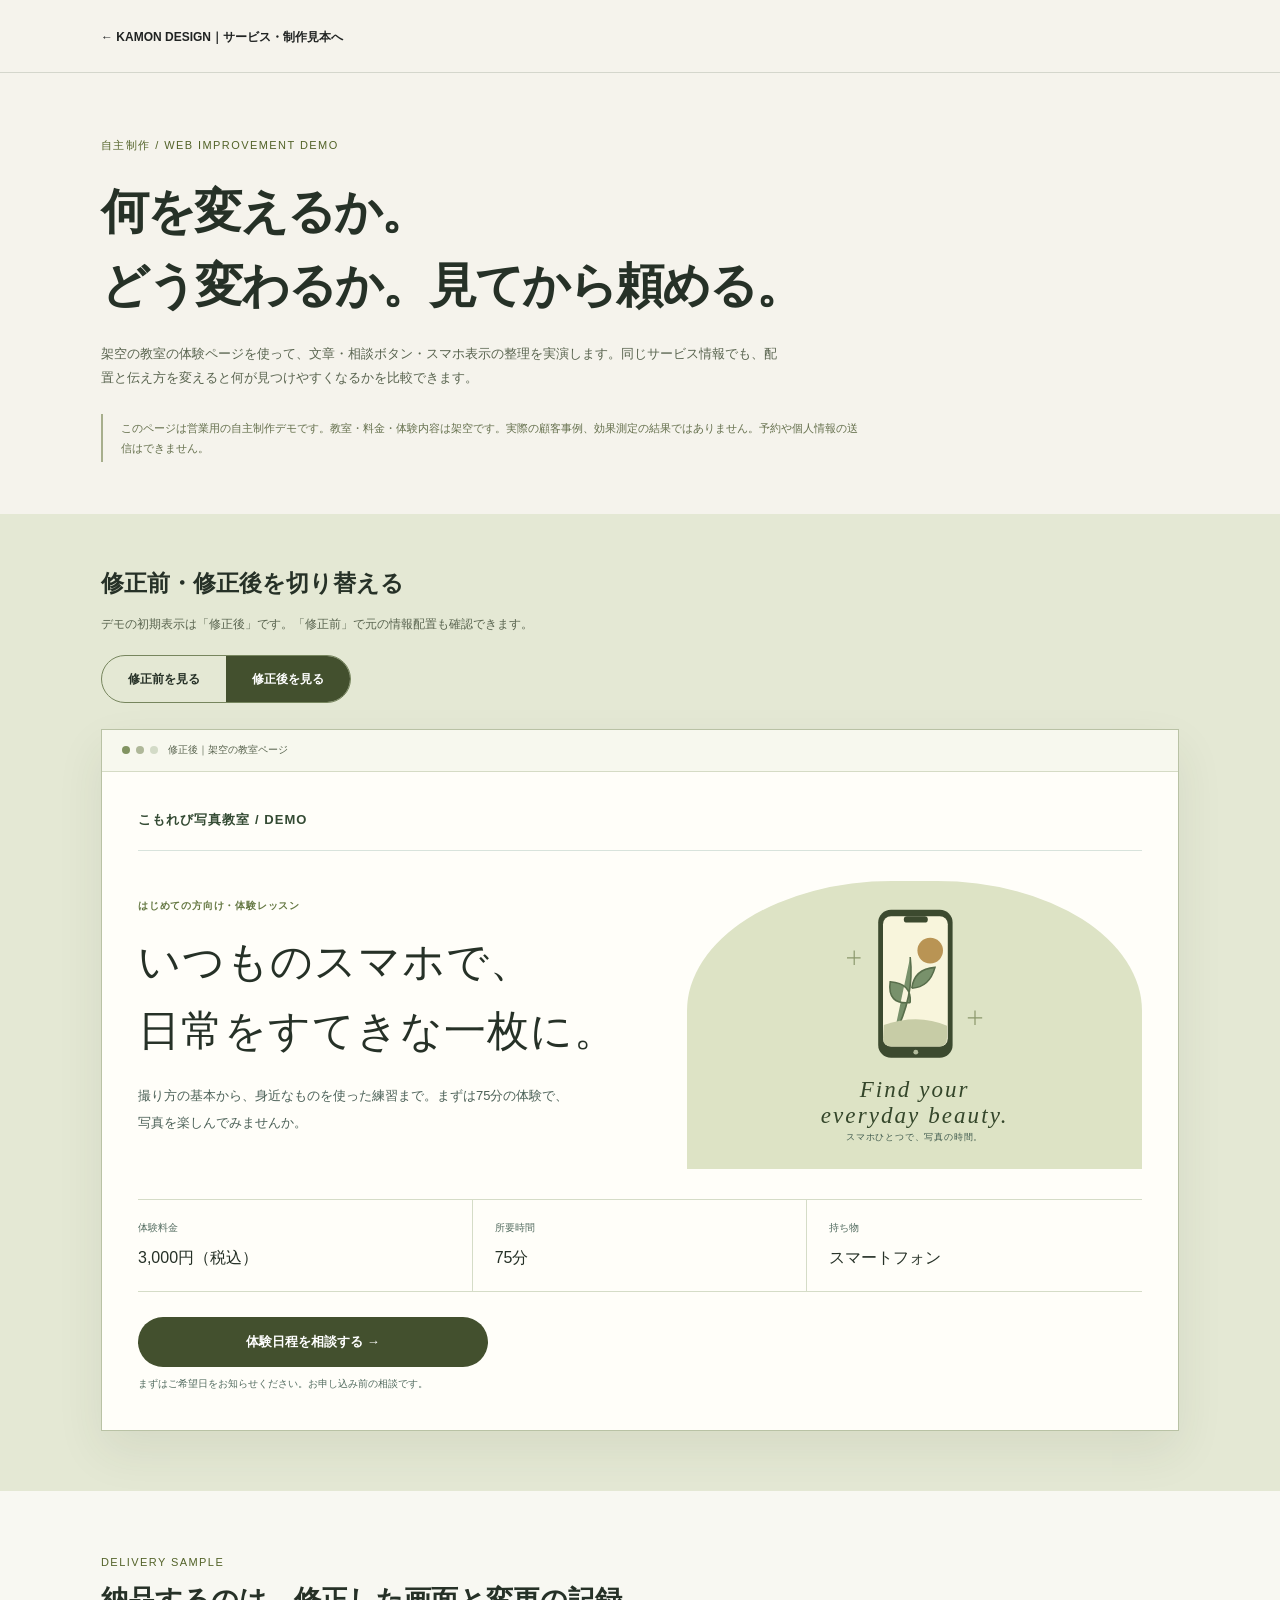
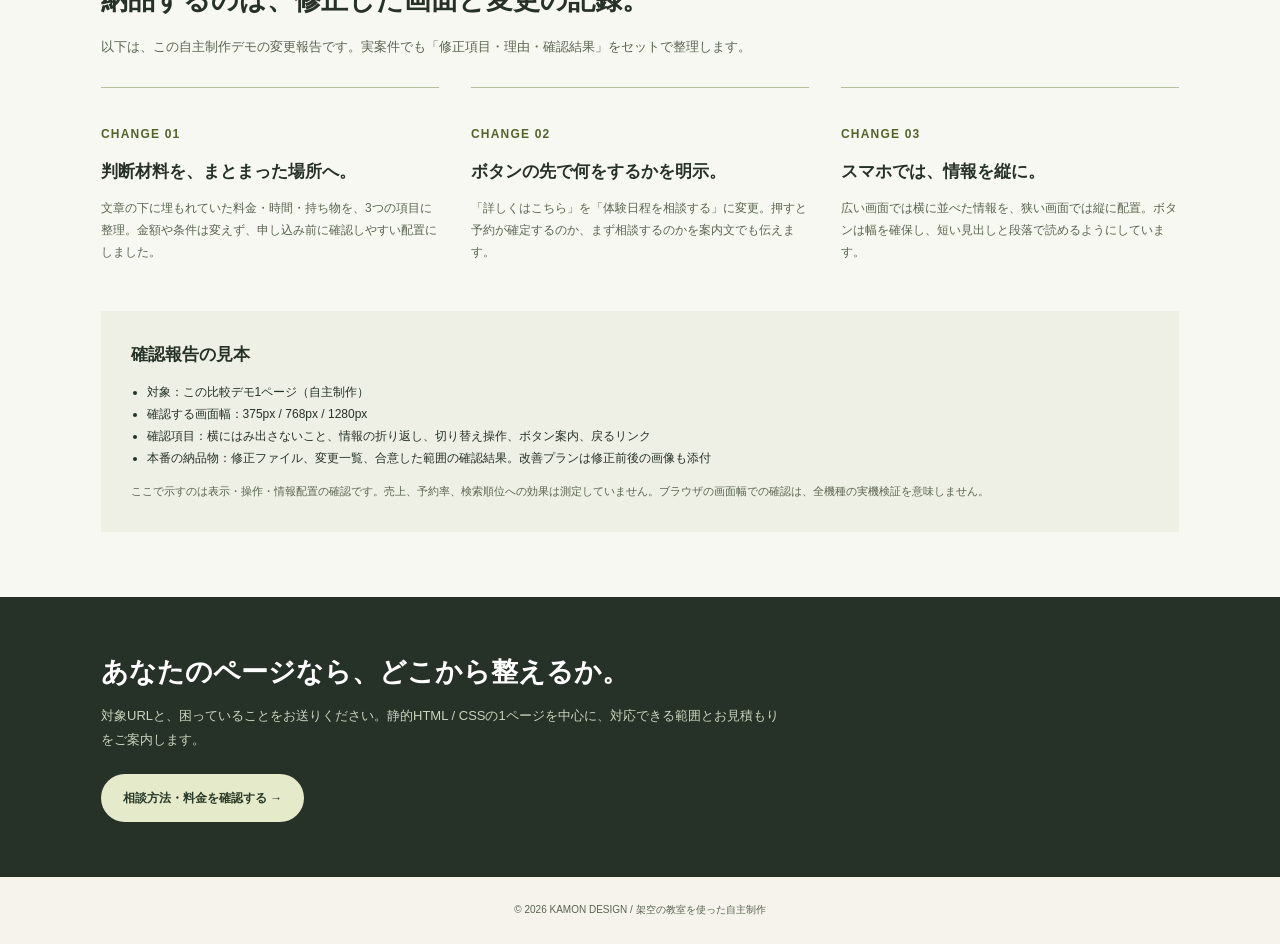
<file: 05-site-improvement/index.html>
<!DOCTYPE html>
<html lang="ja">
<head>
<meta charset="UTF-8">
<meta name="viewport" content="width=device-width, initial-scale=1">
<title>1ページ改善の比較デモ｜KAMON DESIGN</title>
<meta name="description" content="架空の教室ページを使った自主制作のWeb改善デモ。文章、相談ボタン、スマホ表示の変更前後と、納品時の確認報告の見本を掲載しています。">
<style>
:root{--ink:#1c2430;--sub:#526376;--blue:#1b4a7d;--line:#dbe4ed;--wash:#f4f7fa;--green:#285447}
*{box-sizing:border-box}body{margin:0;color:var(--ink);background:#fff;font:15px/1.85 "Hiragino Sans","Yu Gothic",sans-serif}a{color:var(--blue);text-underline-offset:4px}button{font:inherit;cursor:pointer}a:focus-visible,button:focus-visible,summary:focus-visible{outline:3px solid #ca7a17;outline-offset:4px}h1,h2,h3,p{margin:0}h1{font-size:clamp(27px,4.5vw,43px);line-height:1.5;letter-spacing:.02em}h2{font-size:26px;line-height:1.5}h3{font-size:19px;line-height:1.6}.container{max-width:1000px;margin:auto;padding:0 24px}.top{padding:22px 0;border-bottom:1px solid var(--line)}.top a{font-size:13px;font-weight:700}.intro{padding:50px 0 38px}.label{font-size:12px;color:var(--blue);letter-spacing:.1em;font-weight:700;display:block;margin-bottom:12px}.intro p{color:var(--sub);max-width:730px;margin-top:18px}.notice{background:#fff7e8;border:1px solid #e8d7b8;border-radius:8px;padding:14px 18px;font-size:13px;margin-top:24px;color:#705727}.compare{background:var(--wash);padding:38px 0 48px}.switcher{display:flex;gap:10px;flex-wrap:wrap;margin:20px 0}.switcher button{border:1px solid #aebdcd;background:#fff;color:var(--ink);padding:12px 22px;border-radius:7px;min-height:48px;font-weight:700}.switcher button[aria-pressed="true"]{background:var(--blue);color:white;border-color:var(--blue)}.hint{font-size:13px;color:var(--sub);margin-top:12px}.browser{border:1px solid #b7c6d3;border-radius:12px;overflow:hidden;background:#fff;box-shadow:0 10px 25px #152a420c}.browser-head{display:flex;align-items:center;gap:10px;background:#e9eef3;padding:12px 18px;font-size:12px;color:var(--sub);border-bottom:1px solid var(--line)}.dot{width:8px;height:8px;border-radius:50%;background:#70869b;box-shadow:14px 0 #9babb9,28px 0 #c3cdd6;margin-right:28px}.demo{padding:34px;min-height:550px}.demo-brand{font-weight:700;font-size:13px;color:var(--green);letter-spacing:.08em;border-bottom:1px solid #d8e3dc;padding-bottom:17px;margin-bottom:24px}.demo h3{font-size:clamp(24px,4vw,34px)}.before-copy{font-size:14px;max-width:680px;color:#52615a;margin:18px 0 24px!important}.before-info{font-size:13px;color:#52615a;border-top:1px solid #d8e3dc;padding-top:18px;margin:22px 0!important}.before-link{border:1px solid #788981;border-radius:3px;padding:7px 14px;background:#fff;color:#365b4b;min-height:44px}.mock-footer{margin-top:28px;border-top:1px solid #d8e3dc;padding-top:16px;font-size:12px;color:#52615a}.after-layout{display:grid;grid-template-columns:1.2fr 1fr;gap:30px;align-items:center}.after-copy{color:#4b6057;margin:16px 0!important}.lesson{position:relative;background:#e8eee3;border-radius:10px;padding:25px;overflow:hidden;min-height:210px;display:flex;flex-direction:column;justify-content:center;border:1px solid #d0dec7}.lesson::after{content:"";position:absolute;border:1px solid #adc39d;border-radius:50%;width:130px;height:130px;right:-40px;top:-45px}.lesson strong{font:38px/1.3 Georgia,serif;color:var(--green);margin:10px 0}.lesson span{font-size:13px;color:#405b4e}.facts{display:grid;grid-template-columns:repeat(3,1fr);gap:12px;margin:24px 0}.facts div{border:1px solid #d6e1db;border-radius:8px;padding:14px;background:#f7faf7}.facts dt{font-size:12px;color:#536c60}.facts dd{margin:5px 0 0;font-size:15px;font-weight:700}.after-button{padding:13px 24px;background:var(--green);color:#fff;border:0;border-radius:6px;min-height:50px;font-weight:700;width:100%;max-width:390px}.after-note{font-size:12px;color:#536c60;margin-top:8px!important}.sample-feedback{padding:14px 18px;margin-top:16px!important;background:#eef5fb;border:1px solid #bcd3e5;border-radius:8px;font-size:13px;color:var(--blue)}[hidden]{display:none!important}.report{padding:56px 0}.lead{margin:15px 0 28px;color:var(--sub);max-width:760px}.changes{display:grid;grid-template-columns:repeat(3,1fr);gap:18px;margin:25px 0}.change{border:1px solid var(--line);border-radius:9px;padding:22px}.change .num{font-size:12px;letter-spacing:.1em;color:var(--blue);font-weight:700;margin-bottom:12px}.change p{font-size:13px;color:var(--sub);margin-top:12px}.report-box{background:var(--wash);border:1px solid var(--line);border-radius:9px;padding:24px;margin-top:25px}.report-box ul{padding-left:1.3em;font-size:14px}.report-box p{font-size:13px;color:var(--sub)}.cta{background:#152a42;color:#fff;padding:44px 0}.cta h2{font-size:25px}.cta p{color:#d6e3ef;margin:12px 0 22px;max-width:690px}.cta a{display:inline-flex;min-height:48px;align-items:center;background:#fff;color:var(--blue);padding:11px 22px;border-radius:7px;font-weight:700;text-decoration:none}footer{padding:24px;font-size:12px;color:var(--sub);text-align:center}@media(max-width:650px){.container{padding:0 18px}.intro{padding:35px 0 28px}.demo{padding:22px;min-height:0}.after-layout,.changes{grid-template-columns:1fr}.after-layout{gap:20px}.facts{grid-template-columns:1fr;gap:8px}.facts div{display:flex;align-items:center;justify-content:space-between;gap:15px}.facts dd{margin:0}.lesson{min-height:155px;padding:20px}.report{padding:40px 0}.switcher button{flex:1;padding:12px 15px}.report-box{padding:20px}}@media(prefers-reduced-motion:no-preference){html{scroll-behavior:smooth}}
</style>
<link rel="stylesheet" href="case.css"><link rel="stylesheet" href="../assets/page-motion.css"><script src="../assets/page-motion.js" defer></script>
</head>
<body>
<header class="top"><div class="container"><a href="../">← KAMON DESIGN｜サービス・制作見本へ</a></div></header>
<main>
<section class="intro"><div class="container"><span class="label">自主制作 / WEB IMPROVEMENT DEMO</span><h1>何を変えるか。<br>どう変わるか。見てから頼める。</h1><p>架空の教室の体験ページを使って、文章・相談ボタン・スマホ表示の整理を実演します。同じサービス情報でも、配置と伝え方を変えると何が見つけやすくなるかを比較できます。</p><div class="notice">このページは営業用の自主制作デモです。教室・料金・体験内容は架空です。実際の顧客事例、効果測定の結果ではありません。予約や個人情報の送信はできません。</div></div></section>
<section class="compare" aria-labelledby="demo-heading"><div class="container"><h2 id="demo-heading">修正前・修正後を切り替える</h2><p class="hint">デモの初期表示は「修正後」です。「修正前」で元の情報配置も確認できます。</p><div class="switcher" role="group" aria-label="改善デモの表示切り替え"><button type="button" id="before-button" aria-controls="before-panel" aria-pressed="false">修正前を見る</button><button type="button" id="after-button" aria-controls="after-panel" aria-pressed="true">修正後を見る</button></div>
<div class="browser"><div class="browser-head"><span class="dot" aria-hidden="true"></span><span id="screen-label">修正後｜架空の教室ページ</span></div>
<section class="demo" id="before-panel" aria-labelledby="before-title" hidden><div class="demo-brand">こもれび写真教室 / DEMO</div><h3 id="before-title">写真のある暮らしを<br>始めてみませんか。</h3><p class="before-copy">こもれび写真教室では、日常の風景を自分らしく残したい方へ、写真を楽しむ時間をご用意しています。撮り方の基本を学びながら、身近なものを題材にゆっくり練習します。まずは体験レッスンにお越しください。これから始める方も、以前挑戦して難しいと感じた方も歓迎しています。</p><button class="before-link" type="button" data-demo-contact>詳しくはこちら</button><p class="sample-feedback" hidden role="status">デモのため遷移しません。「詳しくはこちら」だけでは、次のページが詳細説明か予約画面か分かりにくい点が改善対象です。</p><p class="before-info">体験のご案内：所要時間75分。お一人3,000円（税込）。持ち物はスマートフォンです。お申し込み前に、ご希望の日程をご相談ください。初めての方を対象とした内容です。</p><div class="mock-footer">こもれび写真教室（架空） / 体験レッスン / よくあるご質問</div></section>
<section class="demo" id="after-panel" aria-labelledby="after-title"><div class="demo-brand">こもれび写真教室 / DEMO</div><div class="after-layout"><div><span class="label">はじめての方向け・体験レッスン</span><h3 id="after-title">いつものスマホで、<br>日常をすてきな一枚に。</h3><p class="after-copy">撮り方の基本から、身近なものを使った練習まで。まずは75分の体験で、写真を楽しんでみませんか。</p></div><div class="lesson" aria-label="体験レッスン75分、初心者向け"><svg viewBox="0 0 220 200" aria-hidden="true"><rect x="64" y="6" width="93" height="185" rx="16" fill="#3c4a2f"/><rect x="70" y="14" width="81" height="163" rx="10" fill="#f8f5dc"/><rect x="96" y="14" width="30" height="8" rx="4" fill="#3c4a2f"/><circle cx="129" cy="57" r="16" fill="#b99454"/><path d="M83 165 Q110 114 104 65 M104 122 Q75 125 79 96 Q106 98 104 122 M106 104 Q128 103 135 78 Q109 80 106 104" fill="#78916b" stroke="#586e4b" stroke-width="2"/><path d="M71 150 Q114 135 150 151 V166 Q150 177 140 177 H81 Q70 177 70 166Z" fill="#c7cca6"/><circle cx="111" cy="184" r="3" fill="#b2bb9c"/><path d="M25 66h17 M34 57v18 M176 141h18 M185 132v18" stroke="#8b986c" stroke-width="1.5"/></svg><span class="lesson-caption">Find your<br>everyday beauty.</span><span>スマホひとつで、写真の時間。</span></div></div><dl class="facts"><div><dt>体験料金</dt><dd>3,000円（税込）</dd></div><div><dt>所要時間</dt><dd>75分</dd></div><div><dt>持ち物</dt><dd>スマートフォン</dd></div></dl><button class="after-button" type="button" data-demo-contact>体験日程を相談する →</button><p class="after-note">まずはご希望日をお知らせください。お申し込み前の相談です。</p><p class="sample-feedback" hidden role="status">ここは操作確認用のデモです。本番では、お客様が指定する既存の相談先へ接続します。予約システムの新規開発は含みません。</p></section>
</div><noscript><p class="notice">比較の切り替えにはJavaScriptを使用しています。現在は修正後を表示しています。下の変更報告でも修正点を確認できます。</p></noscript></div></section>
<section class="report" id="report"><div class="container"><span class="label">DELIVERY SAMPLE</span><h2>納品するのは、修正した画面と変更の記録。</h2><p class="lead">以下は、この自主制作デモの変更報告です。実案件でも「修正項目・理由・確認結果」をセットで整理します。</p><div class="changes"><article class="change"><p class="num">CHANGE 01</p><h3>判断材料を、まとまった場所へ。</h3><p>文章の下に埋もれていた料金・時間・持ち物を、3つの項目に整理。金額や条件は変えず、申し込み前に確認しやすい配置にしました。</p></article><article class="change"><p class="num">CHANGE 02</p><h3>ボタンの先で何をするかを明示。</h3><p>「詳しくはこちら」を「体験日程を相談する」に変更。押すと予約が確定するのか、まず相談するのかを案内文でも伝えます。</p></article><article class="change"><p class="num">CHANGE 03</p><h3>スマホでは、情報を縦に。</h3><p>広い画面では横に並べた情報を、狭い画面では縦に配置。ボタンは幅を確保し、短い見出しと段落で読めるようにしています。</p></article></div><div class="report-box"><h3>確認報告の見本</h3><ul><li>対象：この比較デモ1ページ（自主制作）</li><li>確認する画面幅：375px / 768px / 1280px</li><li>確認項目：横にはみ出さないこと、情報の折り返し、切り替え操作、ボタン案内、戻るリンク</li><li>本番の納品物：修正ファイル、変更一覧、合意した範囲の確認結果。改善プランは修正前後の画像も添付</li></ul><p>ここで示すのは表示・操作・情報配置の確認です。売上、予約率、検索順位への効果は測定していません。ブラウザの画面幅での確認は、全機種の実機検証を意味しません。</p></div></div></section>
<section class="cta"><div class="container"><h2>あなたのページなら、どこから整えるか。</h2><p>対象URLと、困っていることをお送りください。静的HTML / CSSの1ページを中心に、対応できる範囲とお見積もりをご案内します。</p><a href="../#contact">相談方法・料金を確認する →</a></div></section>
</main><footer>© 2026 KAMON DESIGN / 架空の教室を使った自主制作</footer>
<script>
const modes = ['before','after'];
for (const mode of modes) {
  document.getElementById(mode + '-button').addEventListener('click', () => {
    for (const item of modes) {
      document.getElementById(item + '-panel').hidden = item !== mode;
      document.getElementById(item + '-button').setAttribute('aria-pressed', String(item === mode));
    }
    document.getElementById('screen-label').textContent = (mode === 'before' ? '修正前' : '修正後') + '｜架空の教室ページ';
  });
}
for (const button of document.querySelectorAll('[data-demo-contact]')) {
  button.addEventListener('click', () => {
    const feedback = button.closest('.demo').querySelector('.sample-feedback');
    feedback.hidden = false;
  });
}
</script>
</body>
</html>
</file>
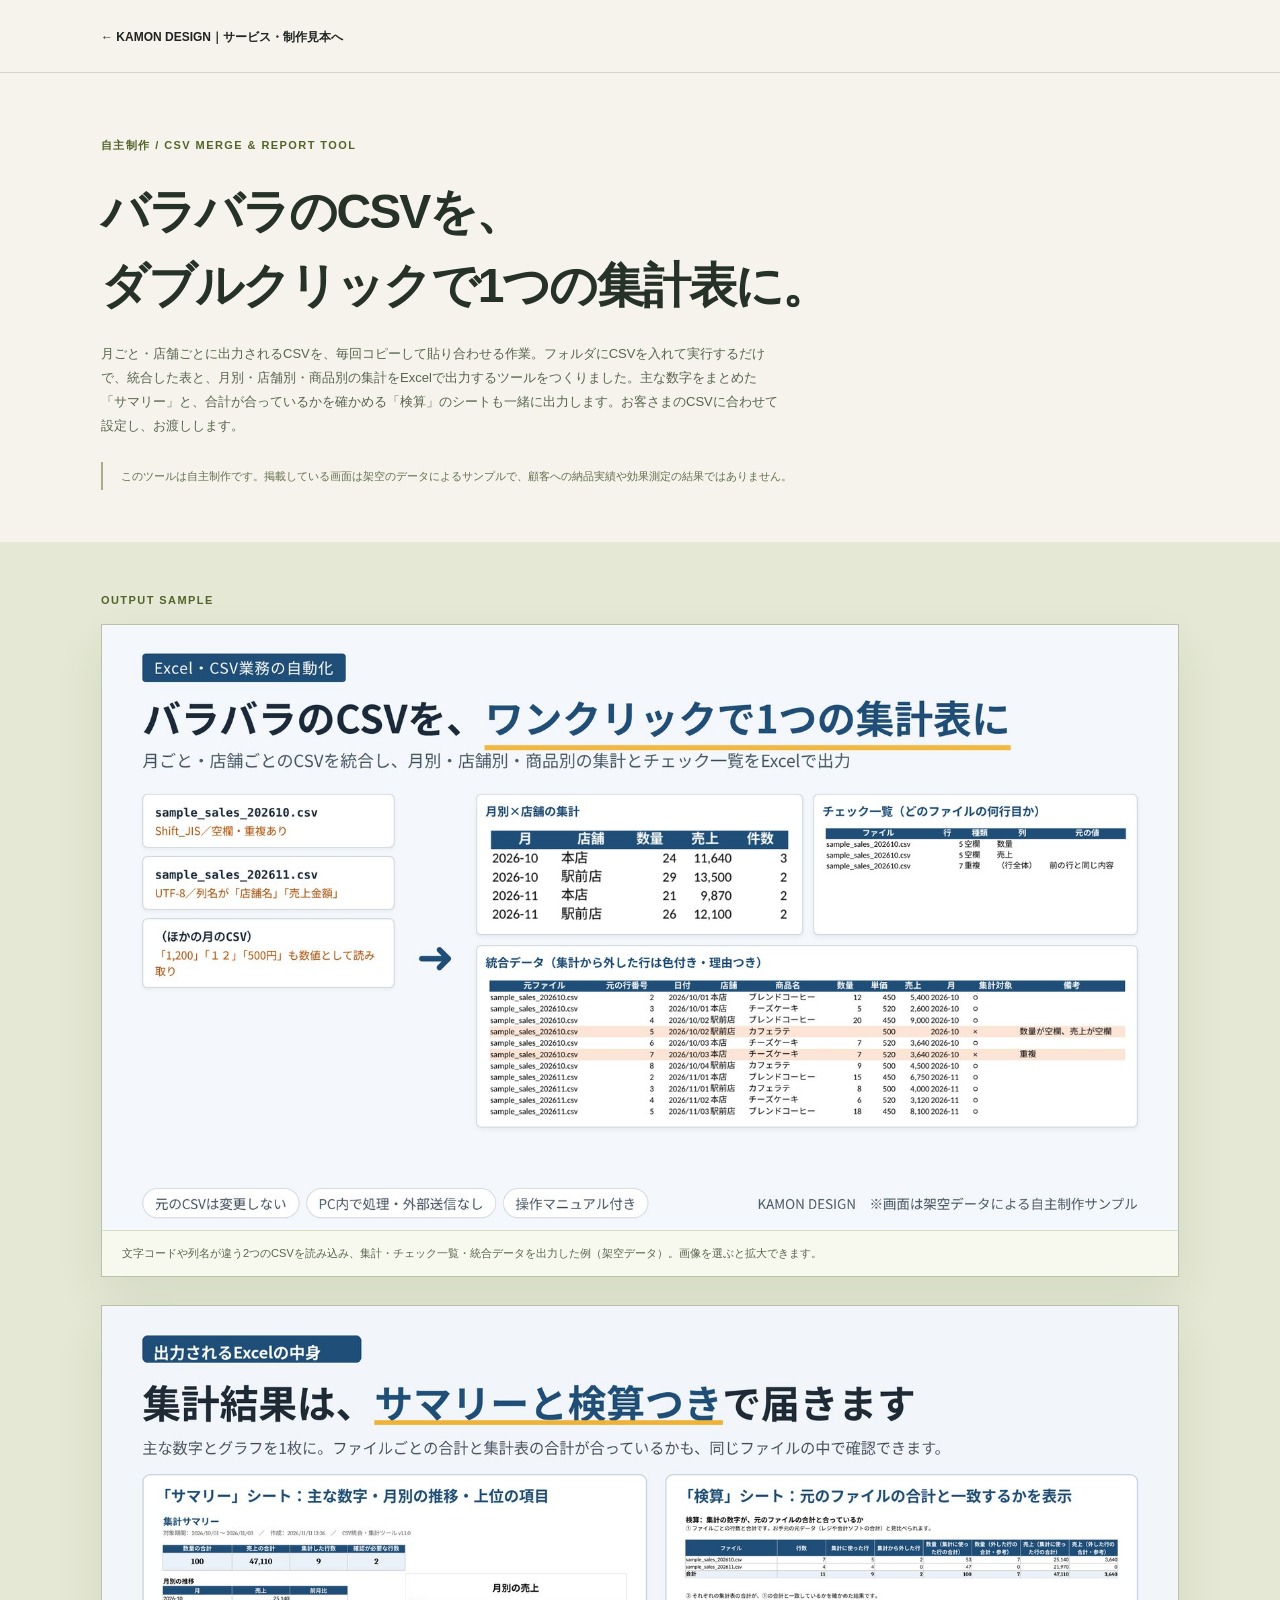
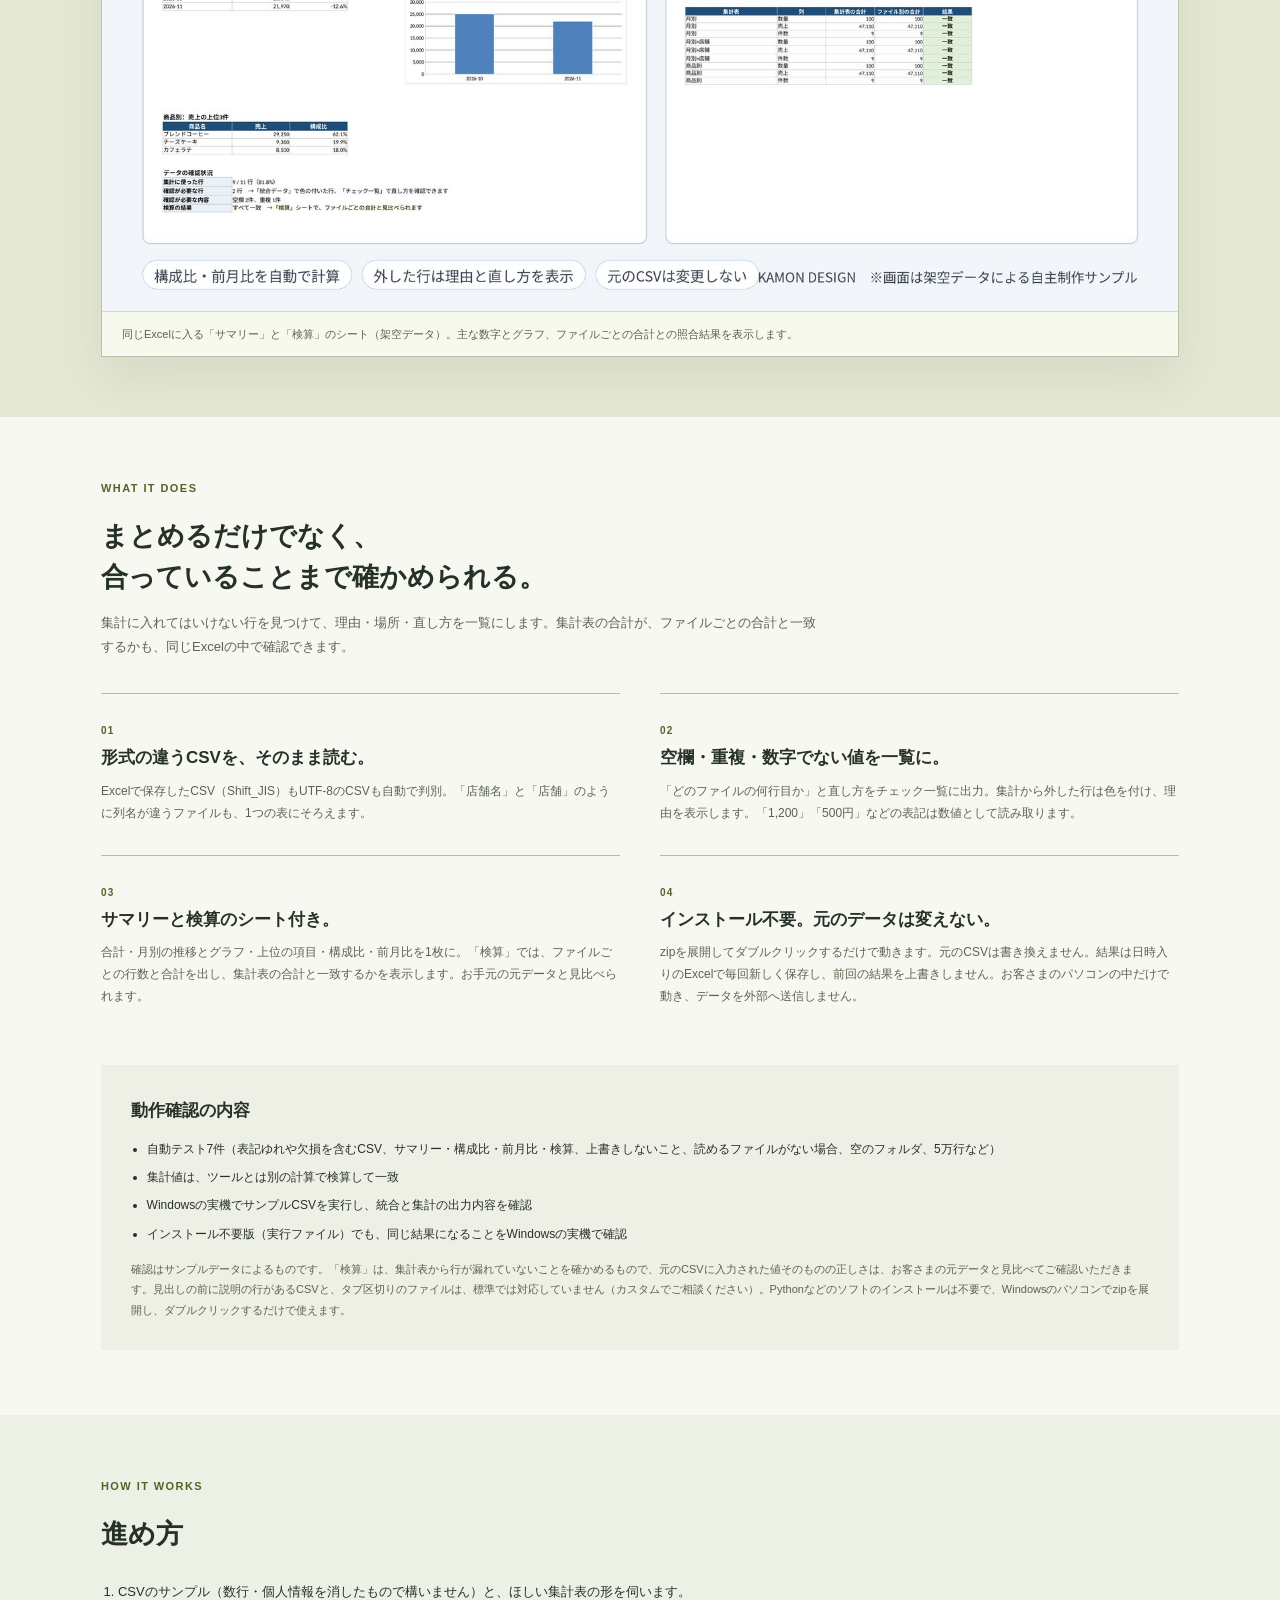
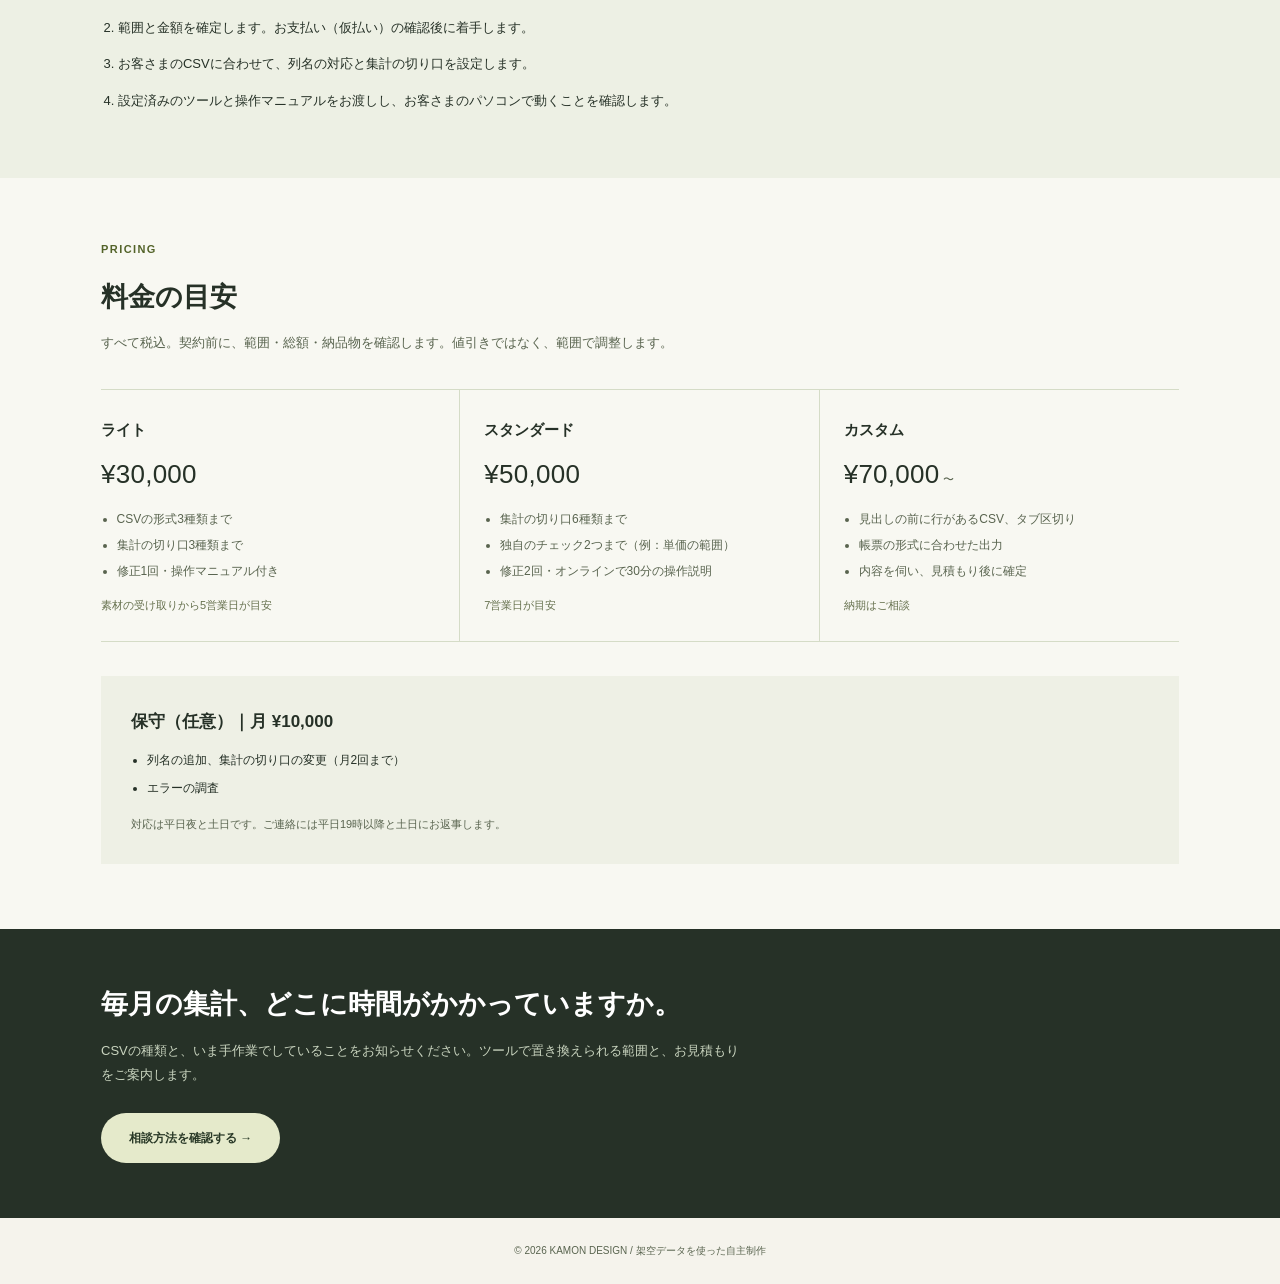
<file: 06-csv-merge-tool/index.html>
<!DOCTYPE html>
<html lang="ja">
<head>
<meta charset="UTF-8">
<meta name="viewport" content="width=device-width, initial-scale=1">
<title>CSV統合・集計ツール｜KAMON DESIGN</title>
<meta name="description" content="月ごと・店舗ごとに分かれたCSVを、ダブルクリックで1つのExcel集計表にまとめる自主制作ツール。サマリーと検算のシート付き。できること、進め方、料金の目安を掲載しています。画面は架空データのサンプルです。">
<link rel="icon" type="image/svg+xml" href="../assets/kamon-folded-mark.svg">
<style>
:root{--ink:#263127;--sub:#59644f;--accent:#536329;--line:#d6dacb;--wash:#edf0e4;--paper:#f5f3ec;--deep:#43502e}
*{box-sizing:border-box}
body{margin:0;color:var(--ink);background:#f8f8f2;font:15px/1.85 "Hiragino Sans","Yu Gothic",sans-serif}
a{color:var(--accent);text-underline-offset:4px}
a:focus-visible,summary:focus-visible{outline:3px solid #ca7a17;outline-offset:4px}
h1,h2,h3,p,ul,ol,dl,dd,figure{margin:0}
ul,ol{padding-left:1.3em}
.container{max-width:1150px;margin:auto;padding:0 36px}
.top{padding:22px 0;border-bottom:1px solid #d4d6cc;background:var(--paper)}
.top a{color:#202322;text-decoration:none;font:700 12px Arial,sans-serif}
.label{display:block;font:700 11px Arial,sans-serif;letter-spacing:.13em;color:var(--accent);margin-bottom:22px}
.intro{padding:65px 0 52px;background:var(--paper)}
.intro h1{font-size:clamp(29px,4vw,48px);letter-spacing:-.04em;line-height:1.55}
.intro p{font-size:13px;max-width:680px;color:var(--sub);margin-top:18px}
.notice{border-left:2px solid #a7ae8c;padding:4px 0 4px 18px;font-size:11px;max-width:760px;color:#65704d;margin-top:24px}
.shot{padding:52px 0 60px;background:#e4e8d4}
.shot figure{border:1px solid #b9c2a5;background:#fff;box-shadow:0 20px 45px #36422015}
.shot img{display:block;width:100%;height:auto}
.shot figcaption{font-size:11px;color:var(--sub);padding:12px 20px;border-top:1px solid #d5dbc5;background:#f7f8ee}
.section{padding:65px 0}
.section h2{font-size:27px;line-height:1.5}
.lead{font-size:13px;color:var(--sub);max-width:720px;margin-top:14px}
.cards{display:grid;grid-template-columns:repeat(3,1fr);gap:32px;margin-top:34px}
.cards-4{grid-template-columns:repeat(2,1fr);gap:8px 40px}
.card{border-top:1px solid #b5c19e;padding:23px 0}
.card .num{font:700 10px Arial,sans-serif;letter-spacing:.12em;color:var(--accent);margin-bottom:8px}
.card h3{font-size:17px;line-height:1.6}
.card p{font-size:12px;color:var(--sub);margin-top:8px}
.flow{background:var(--wash)}
.flow ol{margin-top:26px;font-size:13px;display:grid;gap:12px;max-width:760px}
.plans{display:grid;grid-template-columns:repeat(3,1fr);gap:0;margin-top:34px;border-block:1px solid #d5dcc7}
.plan{padding:26px 24px;border-right:1px solid #d5dcc7}
.plan:first-child{padding-left:0}
.plan:last-child{border-right:0}
.plan h3{font-size:15px}
.plan .price{font-size:26px;font-weight:500;margin:6px 0 10px;letter-spacing:.01em}
.plan .price small{font-size:11px;color:var(--sub);margin-left:4px}
.plan ul{font-size:12px;color:var(--sub);display:grid;gap:4px}
.plan .days{font-size:11px;margin-top:12px;color:#65704d}
.box{background:#eef0e5;padding:30px;margin-top:34px}
.box h3{font-size:17px}
.box ul{font-size:12px;margin-top:12px;display:grid;gap:6px}
.box p{font-size:11px;color:var(--sub);margin-top:14px}
.cta{background:#263127;color:#fff;padding:55px 0}
.cta h2{font-size:27px;line-height:1.5}
.cta p{font-size:13px;color:#c9d4bf;margin:14px 0 26px;max-width:640px}
.cta a{display:inline-block;border-radius:30px;font-size:12px;font-weight:700;background:#e5eacb;color:#293927;padding:14px 28px;text-decoration:none}
footer{font-size:10px;background:var(--paper);padding:24px 36px;text-align:center;color:var(--sub)}
@media(max-width:760px){
.container{padding-inline:20px}
.intro{padding:38px 0 33px}.intro h1{font-size:28px}.intro p{font-size:12px}.notice{font-size:10px}
.shot{padding:30px 0 36px}
.section{padding:40px 0}.section h2{font-size:23px}
.cards{grid-template-columns:1fr;gap:6px}
.plans{grid-template-columns:1fr}
.plan,.plan:first-child{padding:20px 0;border-right:0;border-bottom:1px solid #d5dcc7}
.plan:last-child{border-bottom:0}
.box{padding:22px}
.cta h2{font-size:23px}
}
</style>
<link rel="stylesheet" href="../assets/page-motion.css"><script src="../assets/page-motion.js" defer></script>
</head>
<body>
<header class="top"><div class="container"><a href="../">← KAMON DESIGN｜サービス・制作見本へ</a></div></header>
<main>
<section class="intro"><div class="container">
  <span class="label">自主制作 / CSV MERGE &amp; REPORT TOOL</span>
  <h1>バラバラのCSVを、<br>ダブルクリックで1つの集計表に。</h1>
  <p>月ごと・店舗ごとに出力されるCSVを、毎回コピーして貼り合わせる作業。フォルダにCSVを入れて実行するだけで、統合した表と、月別・店舗別・商品別の集計をExcelで出力するツールをつくりました。主な数字をまとめた「サマリー」と、合計が合っているかを確かめる「検算」のシートも一緒に出力します。お客さまのCSVに合わせて設定し、お渡しします。</p>
  <div class="notice">このツールは自主制作です。掲載している画面は架空のデータによるサンプルで、顧客への納品実績や効果測定の結果ではありません。</div>
</div></section>

<section class="shot" aria-labelledby="shot-heading"><div class="container">
  <h2 id="shot-heading" class="label" style="margin-bottom:18px">OUTPUT SAMPLE</h2>
  <figure>
    <a href="../assets/csv-merge-tool-preview.jpg"><img src="../assets/csv-merge-tool-preview.jpg" width="1600" height="900" alt="2つのサンプルCSVを統合し、月別×店舗の集計、チェック一覧、統合データをExcelに出力した画面の見本"></a>
    <figcaption>文字コードや列名が違う2つのCSVを読み込み、集計・チェック一覧・統合データを出力した例（架空データ）。画像を選ぶと拡大できます。</figcaption>
  </figure>
  <figure style="margin-top:28px">
    <a href="../assets/csv-merge-tool-summary.jpg"><img src="../assets/csv-merge-tool-summary.jpg" width="1600" height="900" alt="出力されるExcelのサマリーシートと検算シートの見本。主な数字、月別の推移のグラフ、ファイルごとの合計と集計表の合計の照合結果" loading="lazy"></a>
    <figcaption>同じExcelに入る「サマリー」と「検算」のシート（架空データ）。主な数字とグラフ、ファイルごとの合計との照合結果を表示します。</figcaption>
  </figure>
</div></section>

<section class="section" aria-labelledby="can-heading"><div class="container">
  <span class="label">WHAT IT DOES</span>
  <h2 id="can-heading">まとめるだけでなく、<br>合っていることまで確かめられる。</h2>
  <p class="lead">集計に入れてはいけない行を見つけて、理由・場所・直し方を一覧にします。集計表の合計が、ファイルごとの合計と一致するかも、同じExcelの中で確認できます。</p>
  <div class="cards cards-4">
    <article class="card"><p class="num">01</p><h3>形式の違うCSVを、そのまま読む。</h3><p>Excelで保存したCSV（Shift_JIS）もUTF-8のCSVも自動で判別。「店舗名」と「店舗」のように列名が違うファイルも、1つの表にそろえます。</p></article>
    <article class="card"><p class="num">02</p><h3>空欄・重複・数字でない値を一覧に。</h3><p>「どのファイルの何行目か」と直し方をチェック一覧に出力。集計から外した行は色を付け、理由を表示します。「1,200」「500円」などの表記は数値として読み取ります。</p></article>
    <article class="card"><p class="num">03</p><h3>サマリーと検算のシート付き。</h3><p>合計・月別の推移とグラフ・上位の項目・構成比・前月比を1枚に。「検算」では、ファイルごとの行数と合計を出し、集計表の合計と一致するかを表示します。お手元の元データと見比べられます。</p></article>
    <article class="card"><p class="num">04</p><h3>インストール不要。元のデータは変えない。</h3><p>zipを展開してダブルクリックするだけで動きます。元のCSVは書き換えません。結果は日時入りのExcelで毎回新しく保存し、前回の結果を上書きしません。お客さまのパソコンの中だけで動き、データを外部へ送信しません。</p></article>
  </div>
  <div class="box">
    <h3>動作確認の内容</h3>
    <ul>
      <li>自動テスト7件（表記ゆれや欠損を含むCSV、サマリー・構成比・前月比・検算、上書きしないこと、読めるファイルがない場合、空のフォルダ、5万行など）</li>
      <li>集計値は、ツールとは別の計算で検算して一致</li>
      <li>Windowsの実機でサンプルCSVを実行し、統合と集計の出力内容を確認</li>
      <li>インストール不要版（実行ファイル）でも、同じ結果になることをWindowsの実機で確認</li>
    </ul>
    <p>確認はサンプルデータによるものです。「検算」は、集計表から行が漏れていないことを確かめるもので、元のCSVに入力された値そのものの正しさは、お客さまの元データと見比べてご確認いただきます。見出しの前に説明の行があるCSVと、タブ区切りのファイルは、標準では対応していません（カスタムでご相談ください）。Pythonなどのソフトのインストールは不要で、Windowsのパソコンでzipを展開し、ダブルクリックするだけで使えます。</p>
  </div>
</div></section>

<section class="section flow" aria-labelledby="flow-heading"><div class="container">
  <span class="label">HOW IT WORKS</span>
  <h2 id="flow-heading">進め方</h2>
  <ol>
    <li>CSVのサンプル（数行・個人情報を消したもので構いません）と、ほしい集計表の形を伺います。</li>
    <li>範囲と金額を確定します。お支払い（仮払い）の確認後に着手します。</li>
    <li>お客さまのCSVに合わせて、列名の対応と集計の切り口を設定します。</li>
    <li>設定済みのツールと操作マニュアルをお渡しし、お客さまのパソコンで動くことを確認します。</li>
  </ol>
</div></section>

<section class="section" aria-labelledby="price-heading"><div class="container">
  <span class="label">PRICING</span>
  <h2 id="price-heading">料金の目安</h2>
  <p class="lead">すべて税込。契約前に、範囲・総額・納品物を確認します。値引きではなく、範囲で調整します。</p>
  <div class="plans">
    <article class="plan"><h3>ライト</h3><p class="price">¥30,000</p><ul><li>CSVの形式3種類まで</li><li>集計の切り口3種類まで</li><li>修正1回・操作マニュアル付き</li></ul><p class="days">素材の受け取りから5営業日が目安</p></article>
    <article class="plan"><h3>スタンダード</h3><p class="price">¥50,000</p><ul><li>集計の切り口6種類まで</li><li>独自のチェック2つまで（例：単価の範囲）</li><li>修正2回・オンラインで30分の操作説明</li></ul><p class="days">7営業日が目安</p></article>
    <article class="plan"><h3>カスタム</h3><p class="price">¥70,000<small>〜</small></p><ul><li>見出しの前に行があるCSV、タブ区切り</li><li>帳票の形式に合わせた出力</li><li>内容を伺い、見積もり後に確定</li></ul><p class="days">納期はご相談</p></article>
  </div>
  <div class="box">
    <h3>保守（任意）｜月 ¥10,000</h3>
    <ul><li>列名の追加、集計の切り口の変更（月2回まで）</li><li>エラーの調査</li></ul>
    <p>対応は平日夜と土日です。ご連絡には平日19時以降と土日にお返事します。</p>
  </div>
</div></section>

<section class="cta"><div class="container">
  <h2>毎月の集計、どこに時間がかかっていますか。</h2>
  <p>CSVの種類と、いま手作業でしていることをお知らせください。ツールで置き換えられる範囲と、お見積もりをご案内します。</p>
  <a href="../#contact">相談方法を確認する →</a>
</div></section>
</main>
<footer>© 2026 KAMON DESIGN / 架空データを使った自主制作</footer>
</body>
</html>
</file>
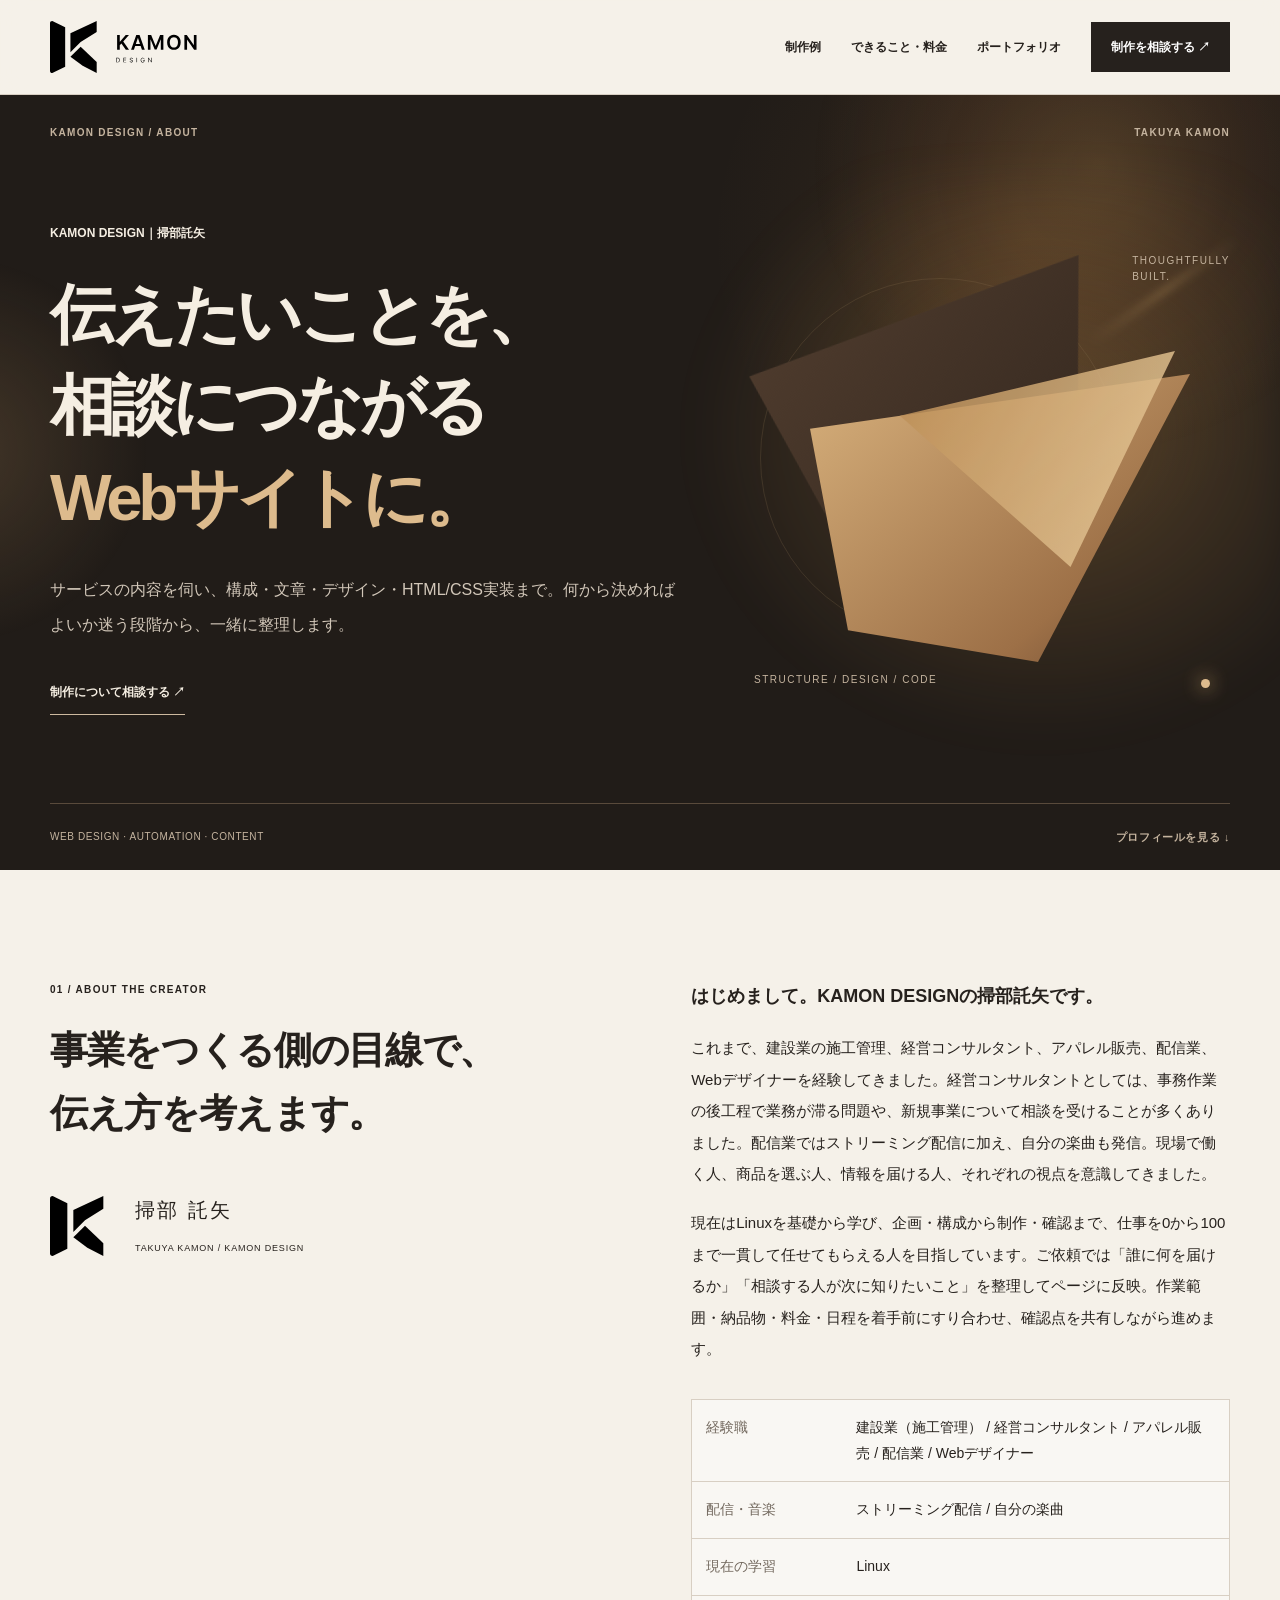
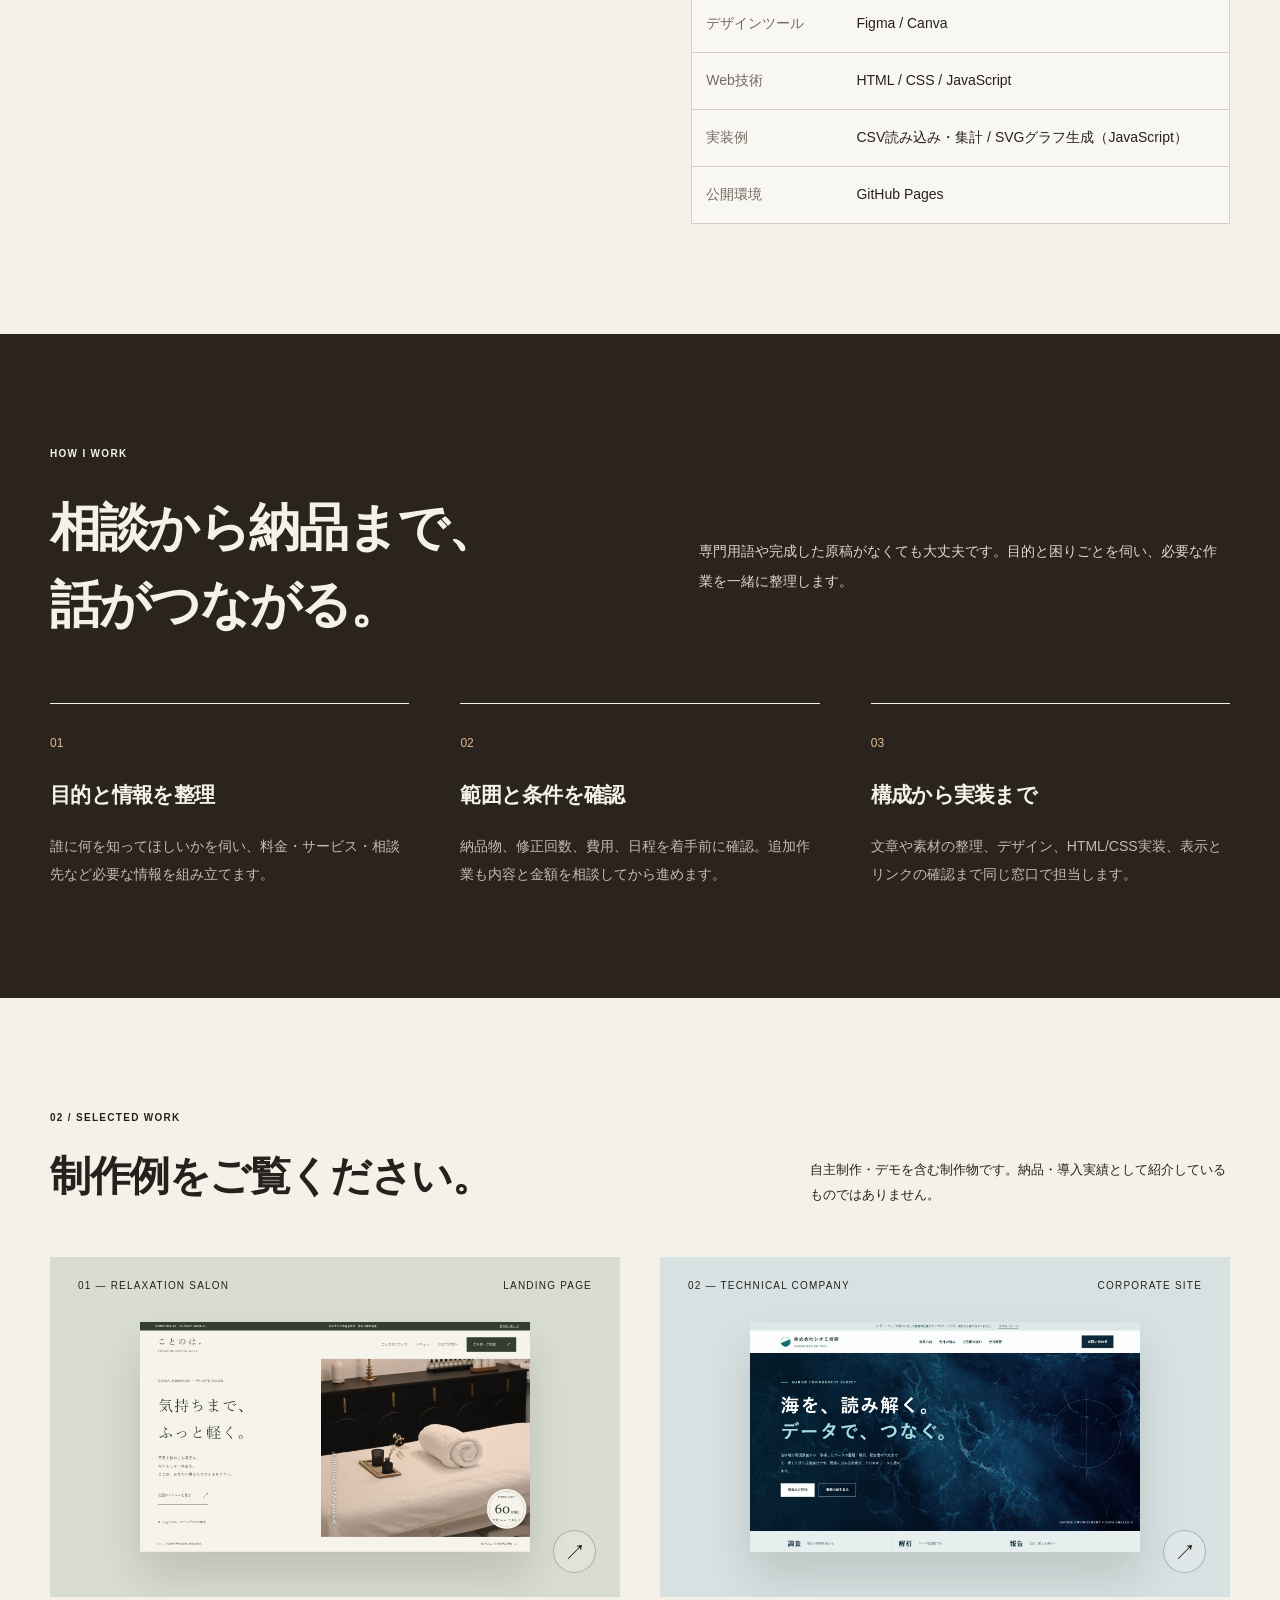
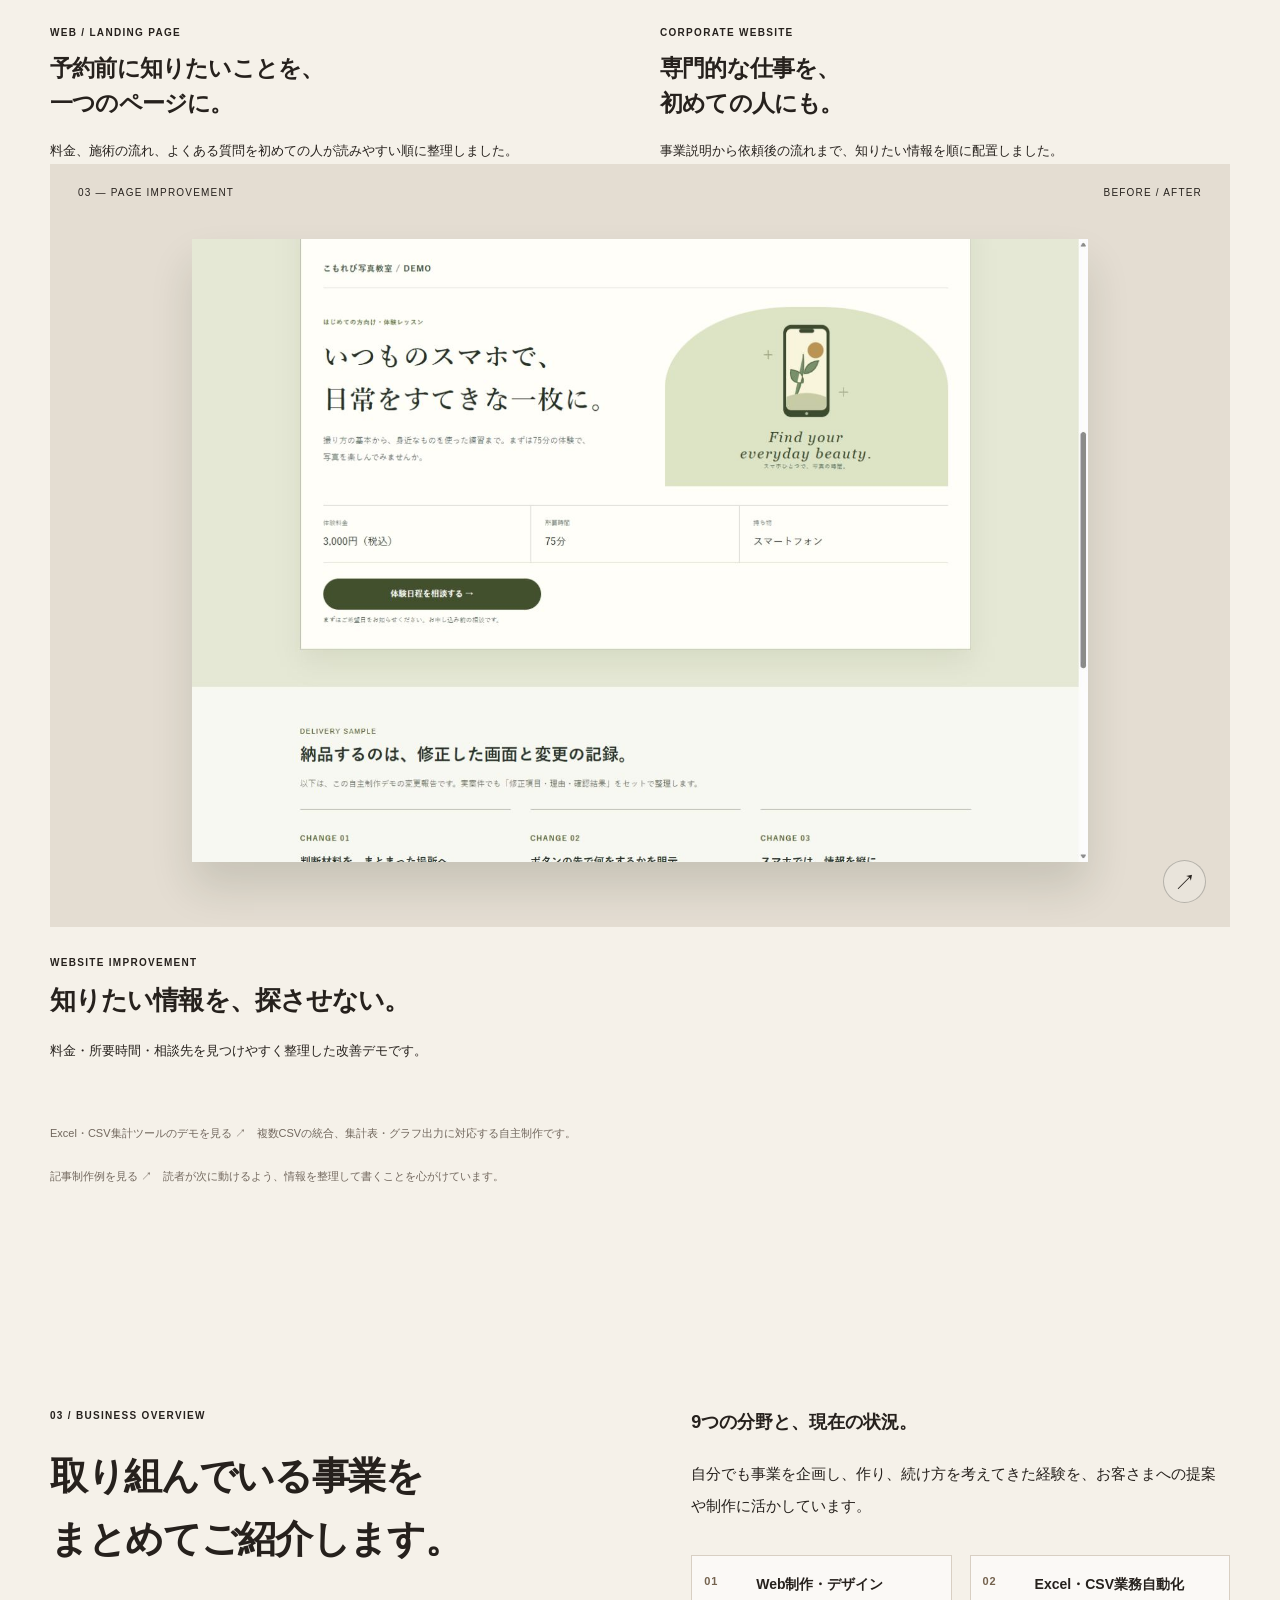
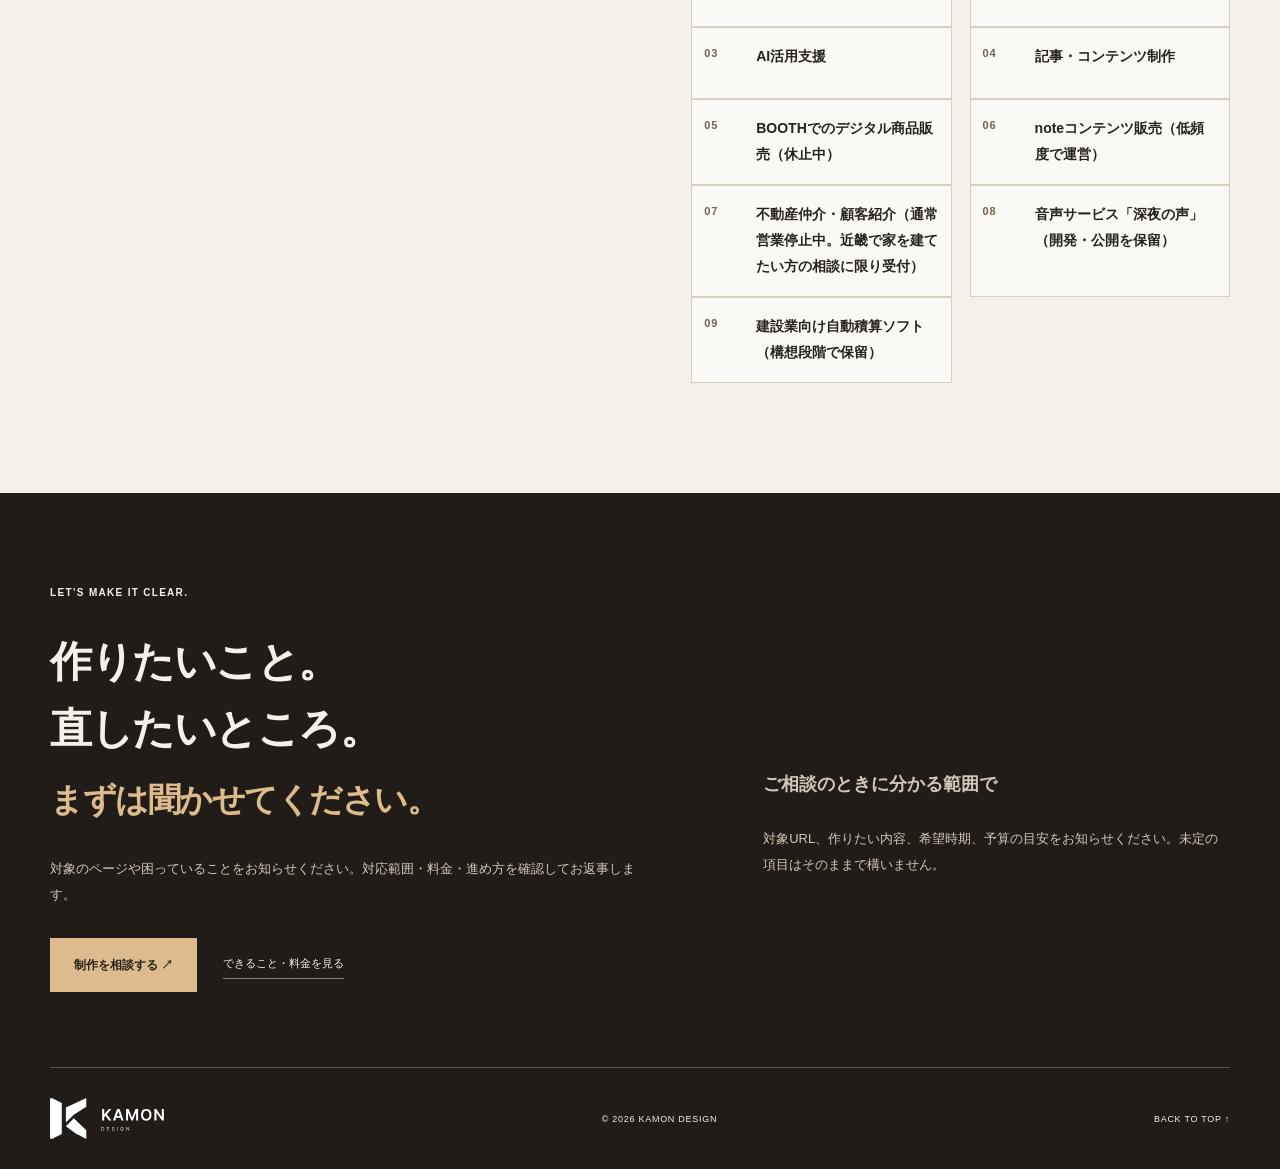
<file: about/index.html>
<!doctype html>
<html lang="ja"><head><meta charset="utf-8"><meta name="viewport" content="width=device-width, initial-scale=1"><title>つくり手について｜KAMON DESIGN</title><meta name="description" content="KAMON DESIGN・掃部託矢の自己紹介。Web制作、業務自動化、記事制作など、相談できる内容と仕事の進め方をご紹介します。"><link rel="icon" type="image/svg+xml" href="../assets/kamon-folded-mark.svg"><link rel="stylesheet" href="../assets/editorial.css?v=motion3"><link rel="stylesheet" href="../assets/page-motion.css?v=1"><link rel="stylesheet" href="../assets/about-readable.css?v=1"><script src="../assets/portfolio.js?v=motion3" defer></script><script src="../assets/page-motion.js?v=1" defer></script></head>
<body id="top"><a href="#main" class="skip">本文へ移動</a><header class="site-header"><div class="wrap header-inner"><a class="brand" href="../"><img src="../assets/kamon-folded-logo.svg" width="496" height="176" alt="KAMON DESIGN"></a><button class="nav-toggle" type="button" aria-controls="main-nav" aria-expanded="false">メニュー <span aria-hidden="true">＋</span></button><nav class="nav" id="main-nav" aria-label="メインメニュー"><a href="../#works">制作例</a><a href="../#services">できること・料金</a><a href="../">ポートフォリオ</a><a class="nav-contact" href="../#contact">制作を相談する ↗</a></nav></div></header>
<main id="main"><section class="hero"><div class="cafe-atmosphere" aria-hidden="true"><i class="cafe-glow glow-one"></i><i class="cafe-glow glow-two"></i><i class="cafe-glimmer"></i></div><div class="wrap"><div class="hero-topline"><span class="eyebrow">KAMON DESIGN / ABOUT</span><span class="edition">TAKUYA KAMON</span></div><div class="hero-grid"><div class="hero-copy"><p class="hero-intro">KAMON DESIGN｜掃部託矢</p><h1>伝えたいことを、<br>相談につながる<br><span>Webサイトに。</span></h1><p class="hero-lead">サービスの内容を伺い、構成・文章・デザイン・HTML/CSS実装まで。何から決めればよいか迷う段階から、一緒に整理します。</p><a class="hero-link" href="../#contact">制作について相談する ↗</a></div><div class="hero-art" aria-hidden="true"><div class="orbit orbit-one"></div><div class="orbit orbit-two"></div><div class="fold fold-back"></div><div class="fold fold-front"></div><div class="fold fold-edge"></div><span class="art-label art-top">THOUGHTFULLY<br>BUILT.</span><span class="art-label art-bottom">STRUCTURE / DESIGN / CODE</span><span class="art-dot"></span></div></div><div class="hero-bottom"><span>WEB DESIGN · AUTOMATION · CONTENT</span><a href="#profile">プロフィールを見る ↓</a></div></div></section>
<section class="section about" id="profile"><div class="wrap about-grid"><div class="about-heading" data-reveal><p class="eyebrow">01 / ABOUT THE CREATOR</p><h2>事業をつくる側の目線で、<br>伝え方を考えます。</h2><div class="signature"><img src="../assets/kamon-folded-mark.svg" width="70" height="70" alt=""><div><strong>掃部 託矢</strong><span>TAKUYA KAMON / KAMON DESIGN</span></div></div></div><div class="about-body" data-reveal><p class="about-lead">はじめまして。KAMON DESIGNの掃部託矢です。</p><p>これまで、建設業の施工管理、経営コンサルタント、アパレル販売、配信業、Webデザイナーを経験してきました。経営コンサルタントとしては、事務作業の後工程で業務が滞る問題や、新規事業について相談を受けることが多くありました。配信業ではストリーミング配信に加え、自分の楽曲も発信。現場で働く人、商品を選ぶ人、情報を届ける人、それぞれの視点を意識してきました。</p><p>現在はLinuxを基礎から学び、企画・構成から制作・確認まで、仕事を0から100まで一貫して任せてもらえる人を目指しています。ご依頼では「誰に何を届けるか」「相談する人が次に知りたいこと」を整理してページに反映。作業範囲・納品物・料金・日程を着手前にすり合わせ、確認点を共有しながら進めます。</p><dl class="profile-facts"><div><dt>経験職</dt><dd>建設業（施工管理） / 経営コンサルタント / アパレル販売 / 配信業 / Webデザイナー</dd></div><div><dt>配信・音楽</dt><dd>ストリーミング配信 / 自分の楽曲</dd></div><div><dt>現在の学習</dt><dd>Linux</dd></div><div><dt>デザインツール</dt><dd>Figma / Canva</dd></div><div><dt>Web技術</dt><dd>HTML / CSS / JavaScript</dd></div><div><dt>実装例</dt><dd>CSV読み込み・集計 / SVGグラフ生成（JavaScript）</dd></div><div><dt>公開環境</dt><dd>GitHub Pages</dd></div></dl></div></div></section>
<section class="section value-section"><div class="wrap"><p class="eyebrow">HOW I WORK</p><div class="value-heading" data-reveal><h2>相談から納品まで、<br>話がつながる。</h2><p>専門用語や完成した原稿がなくても大丈夫です。目的と困りごとを伺い、必要な作業を一緒に整理します。</p></div><div class="value-grid"><article><span>01</span><h3>目的と情報を整理</h3><p>誰に何を知ってほしいかを伺い、料金・サービス・相談先など必要な情報を組み立てます。</p></article><article><span>02</span><h3>範囲と条件を確認</h3><p>納品物、修正回数、費用、日程を着手前に確認。追加作業も内容と金額を相談してから進めます。</p></article><article><span>03</span><h3>構成から実装まで</h3><p>文章や素材の整理、デザイン、HTML/CSS実装、表示とリンクの確認まで同じ窓口で担当します。</p></article></div></div></section>
<section class="section" id="works"><div class="wrap"><div class="section-head" data-reveal><div><p class="eyebrow">02 / SELECTED WORK</p><h2>制作例をご覧ください。</h2></div><p>自主制作・デモを含む制作物です。納品・導入実績として紹介しているものではありません。</p></div><div class="work-pair"><article class="work" data-reveal><a class="work-image salon" href="../01-salon-lp/"><div class="image-caption"><span>01 — RELAXATION SALON</span><span>LANDING PAGE</span></div><img src="../assets/salon-design-preview.jpg" width="1425" height="840" alt="サロンの料金や施術の流れをまとめたLPの自主制作例" loading="lazy"><span class="round-arrow" aria-hidden="true">↗</span></a><div class="work-text"><p class="eyebrow">WEB / LANDING PAGE</p><h3>予約前に知りたいことを、<br>一つのページに。</h3><p>料金、施術の流れ、よくある質問を初めての人が読みやすい順に整理しました。</p></div></article><article class="work" data-reveal><a class="work-image corporate" href="../02-corporate-site/"><div class="image-caption"><span>02 — TECHNICAL COMPANY</span><span>CORPORATE SITE</span></div><img src="../assets/corporate-design-preview.jpg" width="1425" height="840" alt="事業内容を紹介する企業サイトの自主制作例" loading="lazy"><span class="round-arrow" aria-hidden="true">↗</span></a><div class="work-text"><p class="eyebrow">CORPORATE WEBSITE</p><h3>専門的な仕事を、<br>初めての人にも。</h3><p>事業説明から依頼後の流れまで、知りたい情報を順に配置しました。</p></div></article></div><article class="work" data-reveal><a class="work-image improvement" href="../05-site-improvement/"><div class="image-caption"><span>03 — PAGE IMPROVEMENT</span><span>BEFORE / AFTER</span></div><img src="../assets/improvement-design-preview.jpg" width="1425" height="990" alt="料金や相談先を見つけやすく整理したページ改善のデモ" loading="lazy"><span class="round-arrow" aria-hidden="true">↗</span></a><div class="work-text"><p class="eyebrow">WEBSITE IMPROVEMENT</p><h3>知りたい情報を、探させない。</h3><p>料金・所要時間・相談先を見つけやすく整理した改善デモです。</p></div></article><p class="small-note"><a href="../04-csv-report/">Excel・CSV集計ツールのデモを見る ↗</a>　複数CSVの統合、集計表・グラフ出力に対応する自主制作です。</p><p class="small-note"><a href="../03-articles/">記事制作例を見る ↗</a>　読者が次に動けるよう、情報を整理して書くことを心がけています。</p></div></section>
<section class="section about"><div class="wrap about-grid"><div class="about-heading" data-reveal><p class="eyebrow">03 / BUSINESS OVERVIEW</p><h2>取り組んでいる事業を<br>まとめてご紹介します。</h2></div><div class="about-body" data-reveal><p class="about-lead">9つの分野と、現在の状況。</p><p>自分でも事業を企画し、作り、続け方を考えてきた経験を、お客さまへの提案や制作に活かしています。</p><dl class="profile-facts"><div><dt>01</dt><dd>Web制作・デザイン</dd></div><div><dt>02</dt><dd>Excel・CSV業務自動化</dd></div><div><dt>03</dt><dd>AI活用支援</dd></div><div><dt>04</dt><dd>記事・コンテンツ制作</dd></div><div><dt>05</dt><dd>BOOTHでのデジタル商品販売（休止中）</dd></div><div><dt>06</dt><dd>noteコンテンツ販売（低頻度で運営）</dd></div><div><dt>07</dt><dd>不動産仲介・顧客紹介（通常営業停止中。近畿で家を建てたい方の相談に限り受付）</dd></div><div><dt>08</dt><dd>音声サービス「深夜の声」（開発・公開を保留）</dd></div><div><dt>09</dt><dd>建設業向け自動積算ソフト（構想段階で保留）</dd></div></dl></div></div></section>
<section class="contact" id="contact"><div class="wrap"><p class="eyebrow">LET’S MAKE IT CLEAR.</p><div class="contact-grid" data-reveal><div><h2>作りたいこと。<br>直したいところ。<br><span>まずは聞かせてください。</span></h2><p>対象のページや困っていることをお知らせください。対応範囲・料金・進め方を確認してお返事します。</p><div class="contact-actions"><a class="button" href="../#contact">制作を相談する ↗</a><a class="contact-secondary" href="../#services">できること・料金を見る</a></div></div><div class="request"><p class="about-lead">ご相談のときに分かる範囲で</p><p>対象URL、作りたい内容、希望時期、予算の目安をお知らせください。未定の項目はそのままで構いません。</p></div></div><footer><img src="../assets/kamon-folded-logo.svg" width="496" height="176" alt="KAMON DESIGN"><span>© 2026 KAMON DESIGN</span><a href="#top">BACK TO TOP ↑</a></footer></div></section></main></body></html>
</file>
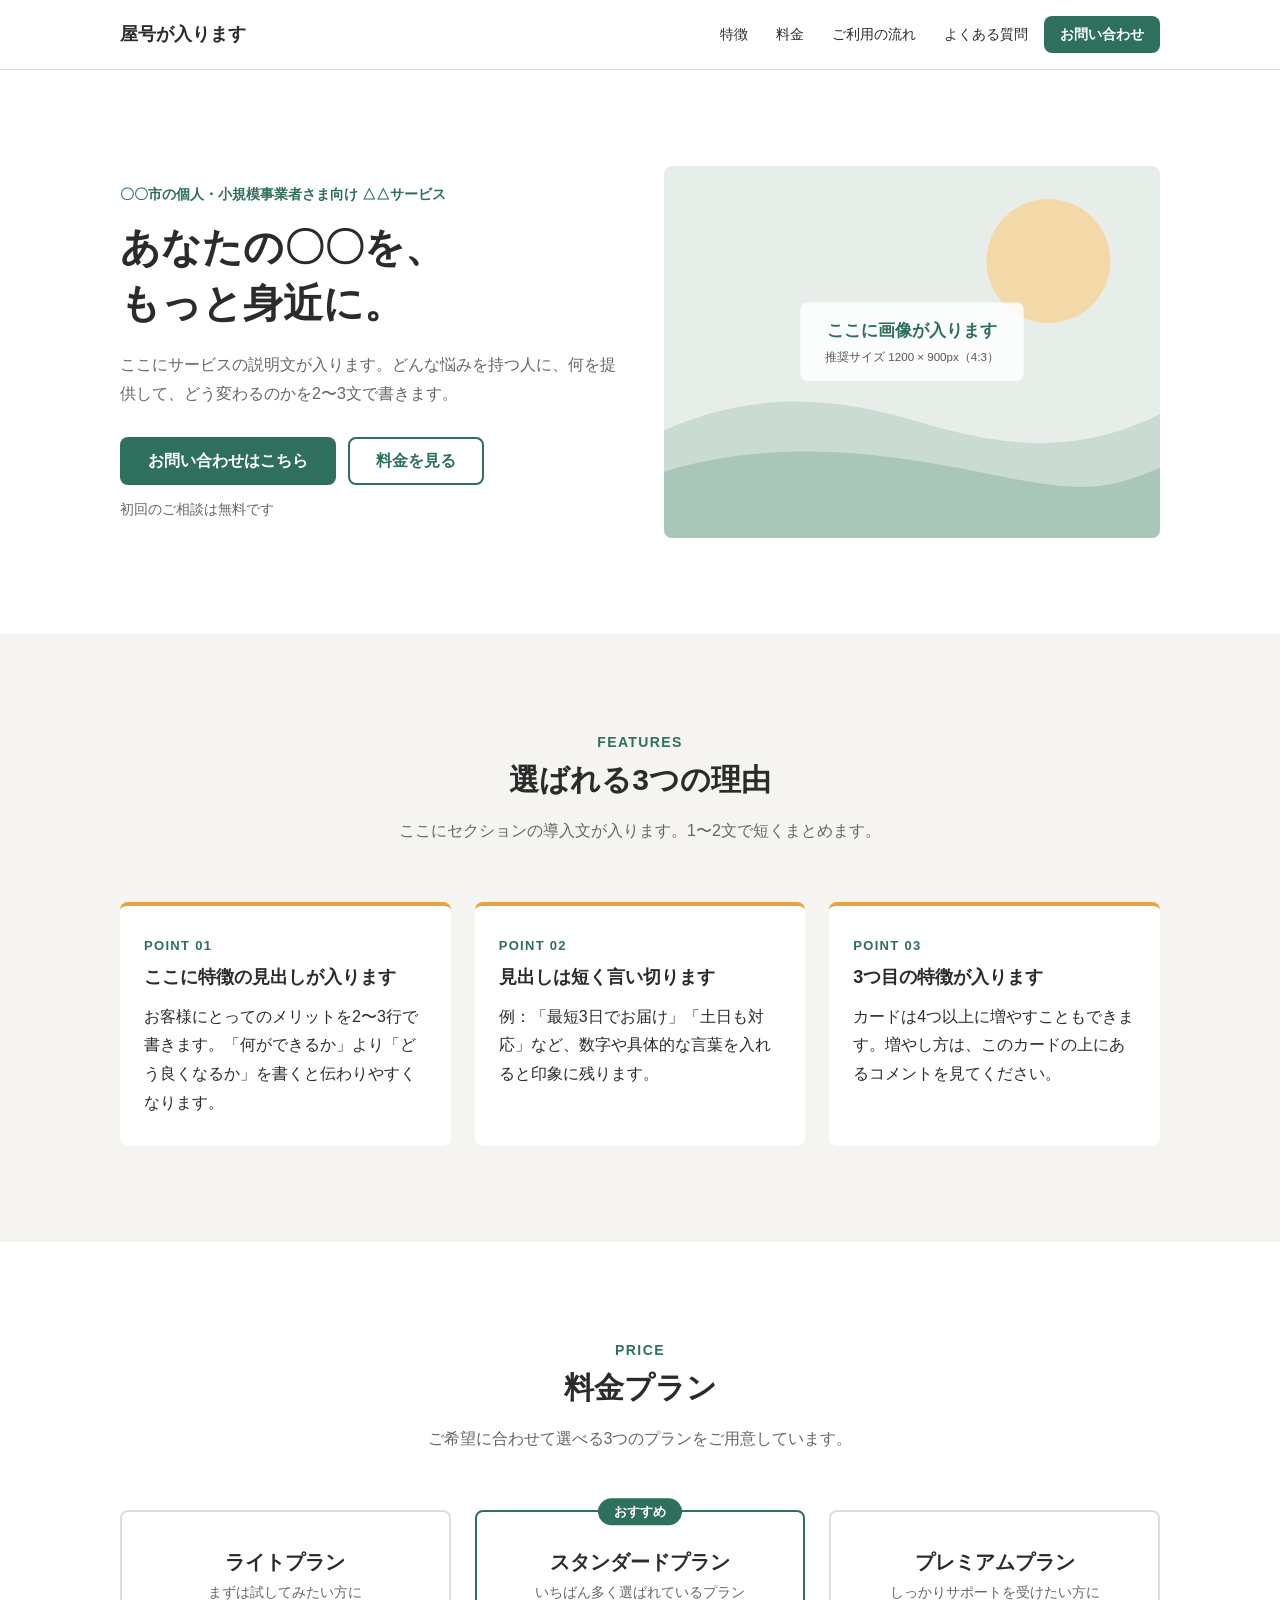
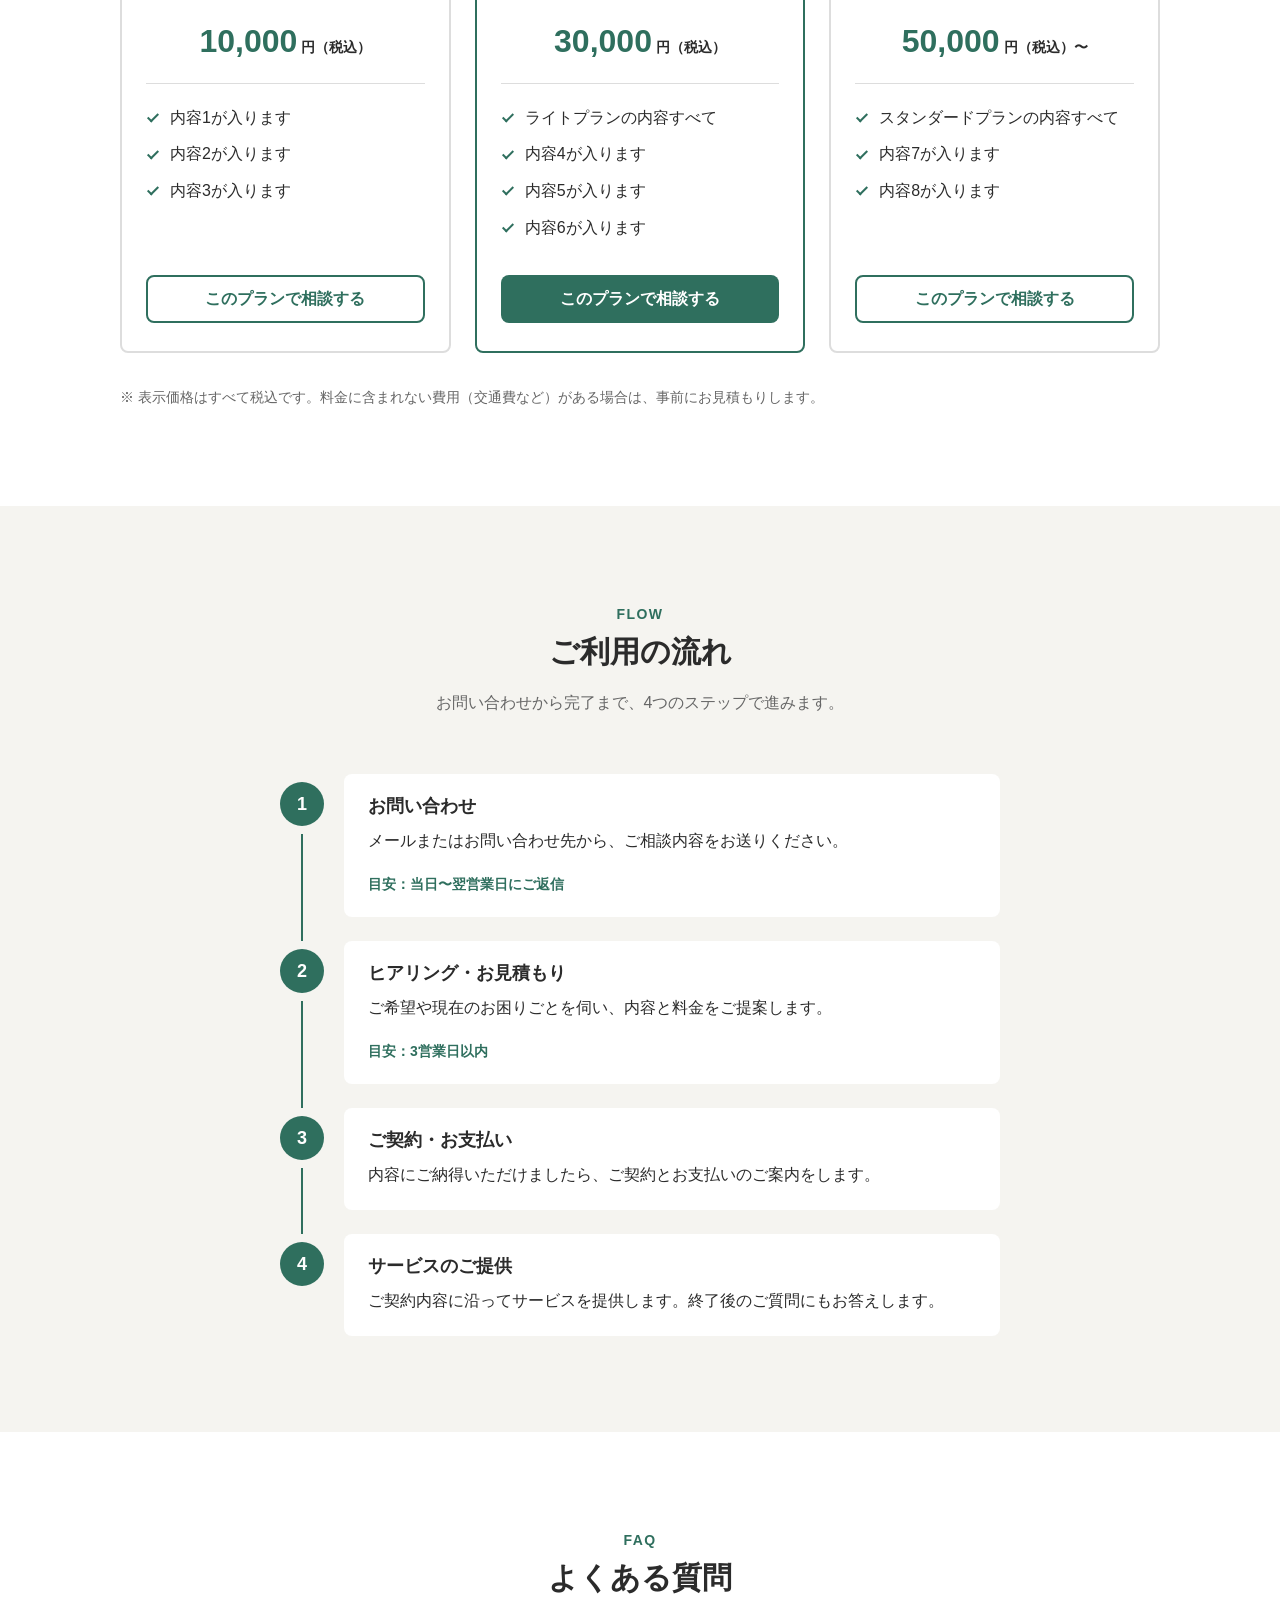
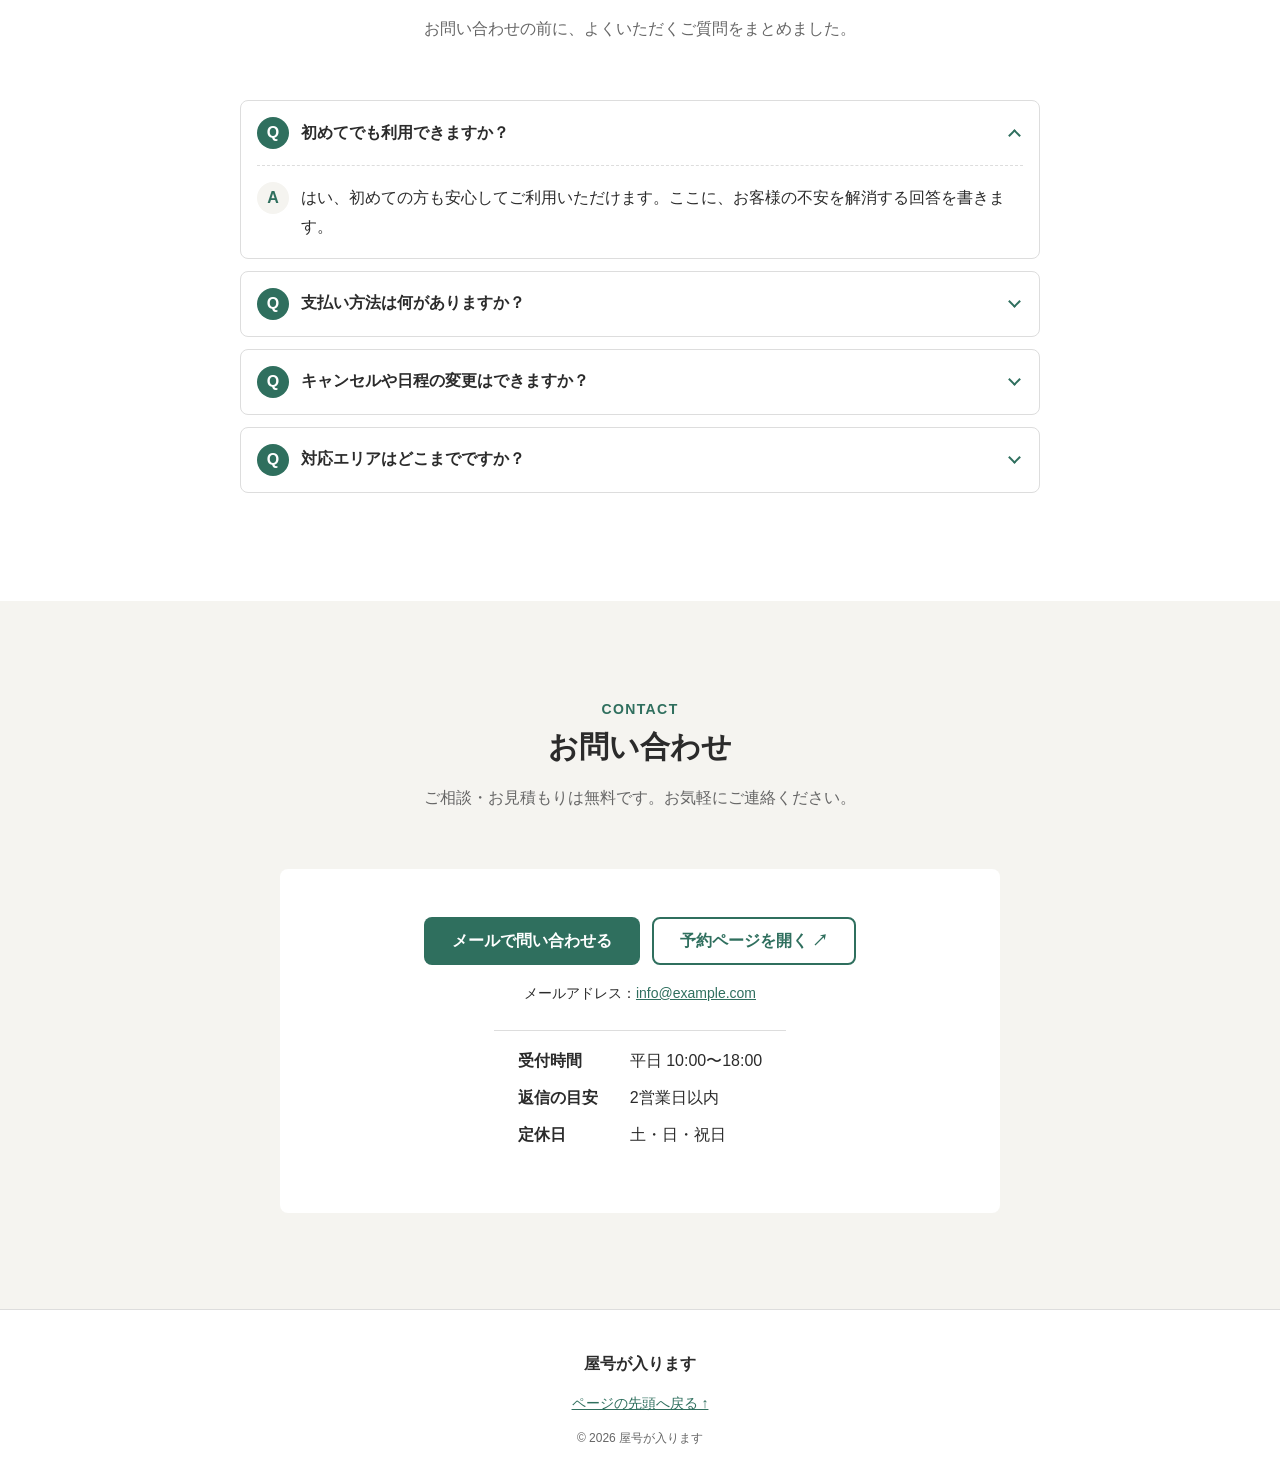
<file: products/service-site-template/index.html>
<!DOCTYPE html>
<html lang="ja">
<!--
  ページ内の <ul> と <ol> に付いている role="list" について：
  CSSで「・」や番号を消したリストは、Safariの読み上げで「リスト」と伝わらないことがあるため、
  あえて付けています（HTMLチェックツールで「不要」と表示されることがありますが、削除しないでください）
-->
<head>
  <meta charset="utf-8">
  <!-- スマートフォンで画面幅に合わせて表示するための指定（削除しないでください） -->
  <meta name="viewport" content="width=device-width, initial-scale=1">

  <!-- 【編集】ブラウザのタブや検索結果に表示されるページ名 -->
  <title>屋号が入ります｜サービス名が入ります</title>
  <!-- 【編集】検索結果に表示される説明文（全角80〜120文字程度が目安） -->
  <meta name="description" content="ここにサービスの説明文が入ります。誰に向けて、何を提供しているかを1〜2文で書きます。">

  <link rel="stylesheet" href="css/style.css">
</head>
<!-- id="top"：「ページの先頭へ戻る」リンクの行き先 -->
<body id="top">

  <!-- キーボードで操作する人が、メニューを飛ばして本文へ移動するためのリンク（Tabキーを押した時だけ表示） -->
  <a href="#main" class="skip-link">本文へ移動</a>

  <!-- ===== ヘッダー ===== -->
  <header class="site-header">
    <div class="container header-inner">
      <!-- 【編集】屋号・ロゴ -->
      <a href="#top" class="site-logo">屋号が入ります</a>

      <!-- ページ内メニュー：href="#○○" は、下の各セクションの id="○○" へ移動します -->
      <!-- 【編集】メニュー名（不要なセクションを削除した時は、ここの行も削除） -->
      <nav class="header-nav" aria-label="ページ内メニュー">
        <ul role="list">
          <li><a href="#features">特徴</a></li>
          <li><a href="#pricing">料金</a></li>
          <li><a href="#flow">ご利用の流れ</a></li>
          <li><a href="#faq">よくある質問</a></li>
        </ul>
      </nav>

      <!-- 【編集】ボタンの文字 -->
      <a href="#contact" class="button button-small">お問い合わせ</a>
    </div>
  </header>

  <main id="main">

    <!-- ===== 1. メインビジュアル（サービス紹介） ===== -->
    <section class="section hero" id="hero">
      <div class="container hero-inner">

        <!-- 左側（スマホでは上）：文章とボタン -->
        <div class="hero-text">
          <!-- 【編集】誰向けの、何のサービスかを短く -->
          <p class="hero-label">〇〇市の個人・小規模事業者さま向け △△サービス</p>

          <!-- 【編集】キャッチコピー（1行10文字前後 × 2行がおすすめ） -->
          <!-- <br> は改行です。スマホでは1行に約12文字入ります。長いと途中で自動的に折り返されます -->
          <h1 class="hero-title">あなたの〇〇を、<br>もっと身近に。</h1>

          <!-- 【編集】説明文（2〜3文が目安） -->
          <p class="hero-lead">ここにサービスの説明文が入ります。どんな悩みを持つ人に、何を提供して、どう変わるのかを2〜3文で書きます。</p>

          <div class="hero-buttons">
            <!-- 【編集】ボタンの文字 -->
            <a href="#contact" class="button">お問い合わせはこちら</a>
            <a href="#pricing" class="button button-outline">料金を見る</a>
          </div>

          <!-- 【編集】補足（不要なら この p の行ごと削除） -->
          <p class="hero-note">初回のご相談は無料です</p>
        </div>

        <!-- 右側（スマホでは下）：画像 -->
        <!-- 【編集】src に画像ファイル名を書きます -->
        <!-- alt は画像の説明文です。写真が内容を伝える場合は「打ち合わせをする様子」のように書き、飾りの画像なら空（alt=""）のままにします -->
        <!-- 違うサイズの画像でも、横4:縦3に切り抜いて表示されます -->
        <div class="hero-image">
          <img src="images/hero.svg" alt="" width="1200" height="900">
        </div>

      </div>
    </section>

    <!-- ===== 2. 特徴 ===== -->
    <section class="section" id="features">
      <div class="container">

        <!-- セクションの見出し（工程5以降の各セクションでも同じ形を使います） -->
        <div class="section-head">
          <!-- 【編集】小さな英字ラベル・見出し・導入文 -->
          <p class="section-label">FEATURES</p>
          <h2 class="section-title">選ばれる3つの理由</h2>
          <p class="section-lead">ここにセクションの導入文が入ります。1〜2文で短くまとめます。</p>
        </div>

        <!-- 特徴カード：<li> 〜 </li> が1枚分です -->
        <!-- 増やす時は1枚分をコピーして貼り付け、減らす時は1枚分を削除します（並びは自動で調整されます） -->
        <ul class="feature-list" role="list">
          <li class="feature-card">
            <!-- 【編集】ラベル・見出し・説明文 -->
            <p class="feature-number">POINT 01</p>
            <h3 class="feature-title">ここに特徴の見出しが入ります</h3>
            <p>お客様にとってのメリットを2〜3行で書きます。「何ができるか」より「どう良くなるか」を書くと伝わりやすくなります。</p>
          </li>
          <li class="feature-card">
            <p class="feature-number">POINT 02</p>
            <h3 class="feature-title">見出しは短く言い切ります</h3>
            <p>例：「最短3日でお届け」「土日も対応」など、数字や具体的な言葉を入れると印象に残ります。</p>
          </li>
          <li class="feature-card">
            <p class="feature-number">POINT 03</p>
            <h3 class="feature-title">3つ目の特徴が入ります</h3>
            <p>カードは4つ以上に増やすこともできます。増やし方は、このカードの上にあるコメントを見てください。</p>
          </li>
        </ul>

      </div>
    </section>

    <!-- ===== 3. 料金 ===== -->
    <section class="section" id="pricing">
      <div class="container">

        <div class="section-head">
          <!-- 【編集】小さな英字ラベル・見出し・導入文 -->
          <p class="section-label">PRICE</p>
          <h2 class="section-title">料金プラン</h2>
          <p class="section-lead">ご希望に合わせて選べる3つのプランをご用意しています。</p>
        </div>

        <!-- 料金プラン：<li> 〜 </li> が1プラン分です（増減の方法は「特徴」カードと同じ） -->
        <ul class="plan-list" role="list">

          <li class="plan-card">
            <!-- 【編集】プラン名・説明・料金 -->
            <h3 class="plan-name">ライトプラン</h3>
            <p class="plan-desc">まずは試してみたい方に</p>
            <!-- 一般のお客様向けの料金は、税込価格（総額）で表示するのが基本です -->
            <p class="plan-price">10,000<span class="plan-price-unit">円（税込）</span></p>
            <!-- 【編集】プランに含まれる内容（<li> 1行が1項目） -->
            <ul class="plan-features" role="list">
              <li>内容1が入ります</li>
              <li>内容2が入ります</li>
              <li>内容3が入ります</li>
            </ul>
            <a href="#contact" class="button button-outline">このプランで相談する</a>
          </li>

          <!-- おすすめのプラン：class に is-recommended を付けると強調表示になります -->
          <!-- 別のプランを強調したい時は、is-recommended と「おすすめ」の行をそのプランへ移動します -->
          <li class="plan-card is-recommended">
            <p class="plan-badge">おすすめ</p>
            <h3 class="plan-name">スタンダードプラン</h3>
            <p class="plan-desc">いちばん多く選ばれているプラン</p>
            <p class="plan-price">30,000<span class="plan-price-unit">円（税込）</span></p>
            <ul class="plan-features" role="list">
              <li>ライトプランの内容すべて</li>
              <li>内容4が入ります</li>
              <li>内容5が入ります</li>
              <li>内容6が入ります</li>
            </ul>
            <a href="#contact" class="button">このプランで相談する</a>
          </li>

          <li class="plan-card">
            <h3 class="plan-name">プレミアムプラン</h3>
            <p class="plan-desc">しっかりサポートを受けたい方に</p>
            <p class="plan-price">50,000<span class="plan-price-unit">円（税込）〜</span></p>
            <ul class="plan-features" role="list">
              <li>スタンダードプランの内容すべて</li>
              <li>内容7が入ります</li>
              <li>内容8が入ります</li>
            </ul>
            <a href="#contact" class="button button-outline">このプランで相談する</a>
          </li>

        </ul>

        <!-- 【編集】料金の補足（料金に含まれないもの、追加費用、支払い方法など） -->
        <p class="pricing-note">※ 表示価格はすべて税込です。料金に含まれない費用（交通費など）がある場合は、事前にお見積もりします。</p>

      </div>
    </section>

    <!-- ===== 4. ご利用の流れ ===== -->
    <section class="section" id="flow">
      <div class="container">

        <div class="section-head">
          <!-- 【編集】小さな英字ラベル・見出し・導入文 -->
          <p class="section-label">FLOW</p>
          <h2 class="section-title">ご利用の流れ</h2>
          <!-- ステップの数を変えた時は、この文の「4つ」も書き換えてください -->
          <p class="section-lead">お問い合わせから完了まで、4つのステップで進みます。</p>
        </div>

        <!-- ステップ：<li> 〜 </li> が1ステップ分です -->
        <!-- 番号（1, 2, 3…）は自動で付きます。ステップを増やしたり減らしたりしても、番号を書き直す必要はありません -->
        <ol class="flow-list" role="list">

          <li class="flow-item">
            <div class="flow-body">
              <!-- 【編集】ステップ名・説明文・目安（目安が不要なら flow-time の行ごと削除） -->
              <h3 class="flow-title">お問い合わせ</h3>
              <p>メールまたはお問い合わせ先から、ご相談内容をお送りください。</p>
              <p class="flow-time">目安：当日〜翌営業日にご返信</p>
            </div>
          </li>

          <li class="flow-item">
            <div class="flow-body">
              <h3 class="flow-title">ヒアリング・お見積もり</h3>
              <p>ご希望や現在のお困りごとを伺い、内容と料金をご提案します。</p>
              <p class="flow-time">目安：3営業日以内</p>
            </div>
          </li>

          <li class="flow-item">
            <div class="flow-body">
              <h3 class="flow-title">ご契約・お支払い</h3>
              <p>内容にご納得いただけましたら、ご契約とお支払いのご案内をします。</p>
            </div>
          </li>

          <li class="flow-item">
            <div class="flow-body">
              <h3 class="flow-title">サービスのご提供</h3>
              <p>ご契約内容に沿ってサービスを提供します。終了後のご質問にもお答えします。</p>
            </div>
          </li>

        </ol>

      </div>
    </section>

    <!-- ===== 5. よくある質問 ===== -->
    <section class="section" id="faq">
      <div class="container">

        <div class="section-head">
          <!-- 【編集】小さな英字ラベル・見出し・導入文 -->
          <p class="section-label">FAQ</p>
          <h2 class="section-title">よくある質問</h2>
          <p class="section-lead">お問い合わせの前に、よくいただくご質問をまとめました。</p>
        </div>

        <!-- 質問：<details> 〜 </details> が1問分です -->
        <!-- <summary> の中が質問（クリックで開閉）、その下が回答です。JavaScriptは使っていません -->
        <!-- 最初から開いておきたい質問は、<details class="faq-item" open> のように open を付けます -->
        <div class="faq-list">

          <details class="faq-item" open>
            <summary class="faq-question">
              <span class="faq-mark" aria-hidden="true">Q</span>
              <!-- 【編集】質問 -->
              <span>初めてでも利用できますか？</span>
            </summary>
            <div class="faq-answer">
              <span class="faq-mark faq-mark-answer" aria-hidden="true">A</span>
              <!-- 【編集】回答 -->
              <p>はい、初めての方も安心してご利用いただけます。ここに、お客様の不安を解消する回答を書きます。</p>
            </div>
          </details>

          <details class="faq-item">
            <summary class="faq-question">
              <span class="faq-mark" aria-hidden="true">Q</span>
              <span>支払い方法は何がありますか？</span>
            </summary>
            <div class="faq-answer">
              <span class="faq-mark faq-mark-answer" aria-hidden="true">A</span>
              <p>ここに、ご利用いただける支払い方法（銀行振込・クレジットカードなど）と、お支払いの時期を書きます。</p>
            </div>
          </details>

          <details class="faq-item">
            <summary class="faq-question">
              <span class="faq-mark" aria-hidden="true">Q</span>
              <span>キャンセルや日程の変更はできますか？</span>
            </summary>
            <div class="faq-answer">
              <span class="faq-mark faq-mark-answer" aria-hidden="true">A</span>
              <p>ここに、キャンセル・変更の受付期限や、キャンセル料の有無を書きます。料金に関わる大切な内容なので、具体的に書くのがおすすめです。</p>
            </div>
          </details>

          <details class="faq-item">
            <summary class="faq-question">
              <span class="faq-mark" aria-hidden="true">Q</span>
              <span>対応エリアはどこまでですか？</span>
            </summary>
            <div class="faq-answer">
              <span class="faq-mark faq-mark-answer" aria-hidden="true">A</span>
              <p>ここに、対応できる地域や、オンライン対応の有無を書きます。</p>
            </div>
          </details>

        </div>

      </div>
    </section>

    <!-- ===== 6. お問い合わせ ===== -->
    <section class="section" id="contact">
      <div class="container">

        <div class="section-head">
          <!-- 【編集】小さな英字ラベル・見出し・導入文 -->
          <p class="section-label">CONTACT</p>
          <h2 class="section-title">お問い合わせ</h2>
          <p class="section-lead">ご相談・お見積もりは無料です。お気軽にご連絡ください。</p>
        </div>

        <!-- このテンプレートには送信フォームがありません（お客様の個人情報をサイトで扱わないため） -->
        <!-- メール、または予約・フォームなどの外部サービスへ案内します -->
        <div class="contact-box">

          <div class="contact-buttons">
            <!-- 【編集】mailto: の後ろを、あなたのメールアドレスに（下の表示用アドレスも同じものに） -->
            <a href="mailto:info@example.com" class="button">メールで問い合わせる</a>

            <!-- 【編集】予約サービス・LINE公式アカウント・外部フォームなどのURL -->
            <!-- 使わない場合は、この <a> 〜 </a> を丸ごと削除してください -->
            <!-- target="_blank" で新しいタブで開きます。rel="noopener" は安全のための指定です（削除しないでください） -->
            <a href="https://example.com/" class="button button-outline" target="_blank" rel="noopener">
              予約ページを開く<span aria-hidden="true"> ↗</span><span class="visually-hidden">（新しいタブで開きます）</span>
            </a>
          </div>

          <!-- メールソフトが開かない方のために、アドレスを文字でも表示します -->
          <p class="contact-mail">メールアドレス：<a href="mailto:info@example.com">info@example.com</a></p>

          <!-- 【編集】受付時間など（<div> 〜 </div> が1項目。増減できます） -->
          <dl class="contact-info">
            <div>
              <dt>受付時間</dt>
              <dd>平日 10:00〜18:00</dd>
            </div>
            <div>
              <dt>返信の目安</dt>
              <dd>2営業日以内</dd>
            </div>
            <div>
              <dt>定休日</dt>
              <dd>土・日・祝日</dd>
            </div>
          </dl>

        </div>

      </div>
    </section>

  </main>

  <!-- ===== フッター ===== -->
  <footer class="site-footer">
    <div class="container footer-inner">
      <!-- 【編集】屋号 -->
      <p class="footer-name">屋号が入ります</p>
      <a href="#top" class="footer-top">ページの先頭へ戻る ↑</a>
      <!-- 【編集】年と屋号 -->
      <small class="footer-copy">&copy; 2026 屋号が入ります</small>
    </div>
  </footer>

</body>
</html>
</file>
<file: assets/editorial.css>
:root{--paper:#f6f5f1;--ink:#1b1e19;--muted:#666a62;--line:#d5d7ce;--accent:#d7eb93;--soft:#eaece4}*{box-sizing:border-box}html{scroll-behavior:smooth;scroll-padding-top:110px}body{margin:0;background:var(--paper);color:var(--ink);font-family:"Noto Sans JP","Yu Gothic",YuGothic,"Hiragino Kaku Gothic ProN",Meiryo,sans-serif;-webkit-font-smoothing:antialiased;font-size:14px;line-height:1.9}a{color:inherit;text-decoration:none}button,textarea{font:inherit}button,a{-webkit-tap-highlight-color:transparent}button{cursor:pointer}img{display:block;max-width:100%;height:auto}h1,h2,h3,p,figure{margin:0}h1,h2,h3{font-weight:700;line-height:1.5;letter-spacing:-.035em}ul{padding:0;list-style:none;margin:0}a:focus-visible,button:focus-visible,summary:focus-visible,textarea:focus-visible{outline:3px solid #517200;outline-offset:5px}.wrap{max-width:1280px;width:calc(100% - 100px);margin:auto}.section{padding:110px 0}.eyebrow,.edition{font-size:10px;letter-spacing:.13em;font-family:Arial,sans-serif;font-weight:600}.muted,.small-note{color:var(--muted)}.small-note{font-size:11px;line-height:1.85;margin-top:22px}.skip{position:fixed;top:-100px;left:12px;padding:12px;background:var(--ink);color:white;z-index:50}.skip:focus{top:12px}.site-header{position:sticky;top:0;background:rgba(246,245,241,.96);border-bottom:1px solid var(--line);z-index:20;backdrop-filter:blur(12px)}.header-inner{height:94px;display:flex;align-items:center;justify-content:space-between;gap:32px}.brand{flex-shrink:0}.brand img{width:148px}.nav{display:flex;align-items:center;gap:30px;font-size:12px;font-weight:600}.nav>a:not(.nav-contact):hover{opacity:.55}.nav-contact{background:var(--ink);color:white;padding:13px 20px;display:flex;gap:34px;align-items:center}.nav-toggle{display:none}.hero{overflow:hidden}.hero-topline{padding-top:28px;display:flex;justify-content:space-between;gap:20px}.hero-grid{display:grid;grid-template-columns:1.3fr 1fr;align-items:center;gap:30px;min-height:660px;padding:55px 0 65px}.hero-intro{font-size:12px;font-weight:600;margin-bottom:24px}.hero h1{font-size:clamp(44px,5.1vw,74px);line-height:1.4;letter-spacing:-.065em}.hero h1 span{color:#585e51}.hero-lead{margin-top:30px;font-size:14px;line-height:2.05}.hero-link{display:inline-flex;align-items:center;justify-content:space-between;gap:40px;border-bottom:1px solid var(--ink);padding:18px 0 10px;margin-top:20px;font-size:12px;font-weight:600}.hero-link span{font-size:25px;line-height:1}.hero-art{height:450px;position:relative;isolation:isolate}.orbit{position:absolute;width:360px;height:360px;border:1px solid #d1d5c7;border-radius:50%;top:35px;left:30px}.orbit-two{width:250px;height:250px;top:90px;left:85px}.fold{position:absolute;animation:fold-drift 18s ease-in-out infinite paused;will-change:transform}.fold-back{width:70%;height:72%;left:10%;top:12%;background:linear-gradient(145deg,#363d2c,#20261b);clip-path:polygon(0 8%,100% 0,73% 100%,17% 88%);transform:rotate(-16deg)}.fold-front{width:76%;height:64%;left:16%;top:29%;background:linear-gradient(140deg,#d7eb93 25%,#b0c66c 95%);clip-path:polygon(0 19%,100% 0,60% 100%,10% 89%);animation-name:front-drift;animation-duration:22s}.fold-edge{width:55%;height:48%;left:34%;top:24%;background:linear-gradient(120deg,#a6b973,#e4f1b8);clip-path:polygon(0 30%,100% 0,62% 100%);opacity:.9;animation-name:edge-drift;animation-duration:22s}.art-label{position:absolute;font:10px/1.6 Arial,sans-serif;letter-spacing:.15em;z-index:2}.art-top{top:10px;right:0}.art-bottom{bottom:5px;left:24px}.art-dot{position:absolute;width:9px;height:9px;right:20px;bottom:5px;background:var(--ink);border-radius:50%}.hero-bottom{display:flex;justify-content:space-between;gap:20px;align-items:center;padding:22px 0;border-top:1px solid var(--line);font-size:10px;letter-spacing:.06em}.hero-bottom>a{font-size:11px;font-weight:600}html[data-motion="on"] .fold{animation-play-state:running}@keyframes fold-drift{0%,100%{transform:translateY(0) rotate(-16deg)}50%{transform:translateY(-15px) rotate(-11deg)}}@keyframes front-drift{0%,100%{transform:translate(0,0) rotate(0)}50%{transform:translate(-12px,10px) rotate(-5deg)}}@keyframes edge-drift{0%,100%{transform:translate(0,0)}50%{transform:translate(8px,-10px)}}.section-head{display:flex;justify-content:space-between;gap:40px;align-items:flex-end;margin-bottom:50px}.section-head h2,h2{font-size:clamp(28px,3.2vw,43px)}.section-head .eyebrow,.about-heading>.eyebrow,.faq .eyebrow{margin-bottom:18px}.section-head>p{font-size:12px;line-height:1.95;max-width:420px}.section-head .muted{display:block;font-size:10px;margin-top:9px}.work{margin-bottom:60px}.work-image{display:flex;position:relative;flex-direction:column;align-items:center;padding:75px 12% 65px;overflow:hidden;min-width:0}.work-image.salon{background:#d9dcd0}.work-image img{box-shadow:0 25px 40px #1b281224;width:100%;transition:transform .5s ease}.work-image:hover img{transform:translateY(-5px)}.image-caption{position:absolute;left:28px;right:28px;top:23px;display:flex;justify-content:space-between;font:10px Arial,sans-serif;letter-spacing:.12em}.round-arrow{position:absolute;bottom:24px;right:24px;border:1px solid #1b1e1940;border-radius:50%;width:43px;height:43px;display:grid;place-items:center;font-size:22px;background:#ffffff35}.work-text{padding-top:26px}.feature .work-text{display:grid;grid-template-columns:1fr 1fr;gap:10%}.work h3{font-size:26px;margin:8px 0 18px}.work-text>p:not(.eyebrow){font-size:13px;line-height:1.95}.feature .work-text>p{align-self:center}.tags{display:flex;gap:8px;flex-wrap:wrap;margin-top:20px}.tags span{font-size:10px;border:1px solid var(--line);padding:4px 10px;border-radius:2px}.work-pair{display:grid;grid-template-columns:1fr 1fr;gap:40px}.work-pair .work{margin-bottom:0}.work-pair .work-image{height:340px;padding:65px 9% 45px;justify-content:center}.corporate{background:#d8e1e2}.improvement{background:#e4ddd2}.work-pair .work-image img{max-height:100%;width:auto;object-fit:contain}.work-pair h3{font-size:23px}.work-pair .work-text>p:not(.eyebrow){font-size:12px}.image-work{border-top:1px solid var(--line);margin-top:75px;padding-top:46px}.image-work-head{display:grid;grid-template-columns:1fr 1fr;gap:10%;align-items:end;margin-bottom:30px}.image-work h3{font-size:26px;margin-top:14px}.image-work-head>p{font-size:12px}.sample-gallery{display:grid;grid-template-columns:1fr 1fr;gap:40px}.sample-gallery figure{background:#edeae4;padding:28px}.sample-gallery img{width:100%}.sample-gallery figcaption{padding-top:22px}.sample-gallery figcaption span{display:block;font-size:10px;margin-bottom:6px;color:var(--muted)}.sample-gallery figcaption strong{font-size:13px;font-weight:500}.more-works{margin-top:55px;border-top:1px solid var(--line)}.more-works a{display:grid;grid-template-columns:170px 1fr 30px;align-items:center;padding:22px 0;border-bottom:1px solid var(--line);gap:20px}.more-works a:hover strong{text-decoration:underline}.more-works a>span:first-child{font:10px Arial,sans-serif;letter-spacing:.1em}.more-works strong{font-size:13px;font-weight:500}.more-works a>span:last-child{font-size:24px}.value-section{background:var(--ink);color:var(--paper)}.value-heading{display:grid;grid-template-columns:1fr 1fr;gap:10%;align-items:center;margin:26px 0 60px}.value-heading h2{font-size:clamp(34px,4vw,58px)}.value-heading>p{font-size:14px;color:#e0e3d9;line-height:2.1}.value-grid{display:grid;grid-template-columns:repeat(3,1fr);gap:50px}.value-grid article{border-top:1px solid #ffffff40;padding-top:25px}.value-grid article>span{font:12px Arial,sans-serif;color:var(--accent)}.value-grid h3{font-size:21px;margin:19px 0}.value-grid p{font-size:12px;color:#cdd1c5;line-height:1.95}.services{background:var(--soft)}.price-intro{display:flex;gap:25px;padding:18px 22px;background:#dce1ce;margin-bottom:30px;align-items:center}.price-intro strong{font-size:13px}.price-intro span{font-size:11px}.service{display:grid;grid-template-columns:1fr 1.3fr 180px;gap:40px;border-top:1px solid #b8bfac;padding:36px 0}.service-title{display:flex;gap:18px}.service-number{font:11px Arial,sans-serif;margin-top:9px}.service-title h3{font-size:21px}.service-title p{font-size:11px;color:var(--muted);margin-top:12px}.service-main ul{font-size:12px}.service-main li{position:relative;padding-left:14px;margin-bottom:5px}.service-main li:before{content:'・';position:absolute;left:0}.delivery{margin-top:15px;font-size:11px;font-weight:600}.service-main details{margin-top:14px;font-size:11px}.service-main summary{cursor:pointer;text-decoration:underline;text-underline-offset:4px}.service-main details p{margin-top:12px;color:var(--muted)}.service-price{display:flex;flex-direction:column;align-items:flex-start;gap:4px}.service-price>span{font-size:10px;background:var(--ink);color:var(--paper);padding:2px 10px}.service-price strong{font:500 35px/1.5 Arial,sans-serif;letter-spacing:-.05em}.service-price small{font-size:11px;color:var(--muted)}.service-price a{font-size:11px;margin-top:18px;border-bottom:1px solid var(--ink);padding-bottom:5px}.service-price a span{margin-left:15px}.featured-service{border-bottom:1px solid #b8bfac}.price-rules{display:grid;grid-template-columns:repeat(3,1fr);gap:36px;padding-top:30px}.price-rules h3{font-size:12px;margin-bottom:10px}.price-rules p{font-size:11px;color:#565d4d;line-height:1.95}.partner-line{margin-top:38px;padding:25px 0;border-top:1px solid #b8bfac;display:flex;justify-content:space-between;align-items:center;gap:30px}.partner-line h3{font-size:14px}.partner-line p{font-size:11px;max-width:730px;margin-top:9px;color:var(--muted)}.text-link{display:inline-block;border-bottom:1px solid var(--ink);font-size:12px;padding:7px 0;white-space:nowrap}.about-grid{display:grid;grid-template-columns:1fr 1fr;gap:9%}.about h2{font-size:clamp(28px,3vw,41px);line-height:1.65}.signature{display:flex;gap:25px;align-items:center;margin-top:45px}.signature img{width:60px}.signature strong{font-size:20px;font-weight:500;display:block;letter-spacing:.12em}.signature span{font:9px Arial,sans-serif;letter-spacing:.09em}.about-lead{font-size:17px;font-weight:600;line-height:1.9;margin-bottom:24px}.about-body>p:not(.about-lead):not(.small-note){font-size:13px;margin-bottom:20px;line-height:2}.about-body .small-note{font-size:10px;margin-top:14px}.profile-facts{margin:30px 0 0;font-size:11px}.profile-facts>div{display:grid;grid-template-columns:90px 1fr;border-top:1px solid var(--line);padding:11px 0;gap:10px}.profile-facts>div:last-child{border-bottom:1px solid var(--line)}.profile-facts dt{color:var(--muted)}.profile-facts dd{margin:0}.process{border-top:1px solid var(--line)}.process-grid{display:grid;grid-template-columns:repeat(3,1fr);gap:50px}.process-grid>article{border-top:1px solid var(--ink);padding-top:25px}.process-grid article>span{font:10px Arial,sans-serif;letter-spacing:.1em}.process-grid h3{font-size:22px;margin:24px 0 20px}.process-grid p{font-size:12px;color:var(--muted)}.faq{border-top:1px solid var(--line)}.faq-grid{display:grid;grid-template-columns:1fr 1.5fr;gap:60px}.faq h2{font-size:30px}.faq-list details{border-top:1px solid var(--line)}.faq-list details:last-child{border-bottom:1px solid var(--line)}.faq-list summary{cursor:pointer;list-style:none;padding:23px 35px 23px 0;position:relative;font-size:13px;font-weight:600}.faq-list summary::-webkit-details-marker{display:none}.faq-list summary:after{content:'＋';position:absolute;right:0;top:20px;font-size:20px;font-weight:400}.faq-list details[open] summary:after{content:'−'}.faq-list details p{font-size:12px;color:var(--muted);padding:0 24px 25px 0}.contact{background:#1b1e19;color:var(--paper);padding:90px 0 0}.contact-grid{display:grid;grid-template-columns:1.3fr 1fr;gap:9%;margin-top:25px}.contact h2{font-size:clamp(28px,3.3vw,45px);line-height:1.6}.contact h2 span{color:var(--accent);font-size:.78em}.contact-grid>div>p{font-size:12px;margin-top:26px;color:#d0d3c9}.contact-actions{display:flex;gap:26px;align-items:center;flex-wrap:wrap;margin-top:30px}.button{display:inline-block;background:var(--accent);color:var(--ink);padding:15px 24px;font-size:12px;font-weight:600;transition:background .2s}.button:hover{background:#e5f1bc}.contact-secondary{font-size:11px;border-bottom:1px solid #7f8676;padding-bottom:4px}.email{font:12px Arial,sans-serif;display:inline-block;margin-top:20px}.contact-grid>div>.platform-note{font-size:10px;color:#aeb5a6;margin-top:24px}.request{align-self:center}.request label{font-size:11px;color:#dce0d4}.request textarea{display:block;width:100%;min-height:210px;margin-top:15px;padding:22px;background:#262b23;color:#e5e8df;border:1px solid #50574a;border-radius:0;resize:vertical;font-size:11px;line-height:2.3}.copy-row{display:flex;flex-wrap:wrap;align-items:center;gap:14px;margin-top:17px}.copy-row button{background:none;color:var(--paper);border:0;border-bottom:1px solid #858b7c;font-size:11px;padding:0 0 7px}.copy-row button span{margin-left:20px}#copy-status{font-size:10px;color:var(--accent)}#request-help{font-size:10px;color:#aeb5a6;margin-top:15px}.contact footer{margin-top:75px;padding:30px 0;border-top:1px solid #52584a;display:flex;justify-content:space-between;align-items:center;gap:25px}.contact footer img{width:115px;filter:invert(1)}.contact footer>span,.contact footer>a{font:9px Arial,sans-serif;letter-spacing:.08em}
@media(min-width:1500px){.hero-grid{min-height:700px}.hero-art{height:500px}.orbit{width:440px;height:440px;top:5px;left:20px}.orbit-two{width:300px;height:300px;top:75px;left:90px}}
@media(max-width:1050px){.wrap{width:calc(100% - 64px)}.nav{gap:20px;font-size:11px}.nav-contact{padding:12px 16px;gap:16px}.hero-grid{min-height:580px;gap:20px}.hero h1{font-size:52px}.hero-art{height:350px}.orbit{width:290px;height:290px;left:0;top:25px}.orbit-two{width:200px;height:200px;left:45px;top:70px}.service{grid-template-columns:1fr 1.5fr;gap:24px}.service-price{grid-column:2;display:grid;grid-template-columns:1fr 1fr;align-items:center;gap:0 20px}.service-price>span{width:max-content}.service-price strong{grid-column:1}.service-price small{grid-column:1}.service-price a{grid-column:2;grid-row:2/4;width:max-content;margin:0}.value-grid,.process-grid{gap:30px}.work-pair .work-image{height:270px;padding:58px 7% 40px}.contact-grid{gap:6%}}
@media(max-width:760px){html{scroll-padding-top:90px}.wrap{width:calc(100% - 40px)}.section{padding:70px 0}.header-inner{height:76px}.brand img{width:126px}.nav-toggle{display:flex;align-items:center;gap:14px;background:none;border:1px solid #b5b9ad;padding:7px 11px;font-size:10px}.nav-toggle span{font-size:17px}.nav{display:none;position:absolute;top:76px;left:0;width:100%;padding:22px 20px 28px;background:var(--paper);border-bottom:1px solid var(--line)}.nav.is-open{display:flex;flex-direction:column;align-items:stretch;gap:0}.nav a{padding:15px;font-size:13px}.nav-contact{margin-top:10px;justify-content:space-between}.hero-topline{padding-top:22px}.hero-topline .eyebrow{font-size:8px;letter-spacing:.08em}.edition{display:none}.hero-grid{grid-template-columns:1fr;min-height:0;padding:35px 0 22px;gap:15px}.hero-intro{font-size:11px;margin-bottom:18px}.hero h1{font-size:clamp(38px,7.7vw,58px);line-height:1.4;letter-spacing:-.055em}.hero-lead{font-size:12px;margin-top:22px}.hero-link{font-size:11px;margin-top:14px;gap:25px}.hero-art{height:210px;width:75%;max-width:370px;margin:5px 0 0 auto}.orbit{height:210px;width:210px;top:0;left:35px}.orbit-two{height:150px;width:150px;left:65px;top:30px}.fold-back{width:63%;height:80%;top:5%;left:16%}.fold-front{width:68%;height:65%;top:25%;left:22%}.fold-edge{width:50%;height:50%;top:20%;left:40%}.art-label{font-size:7px}.art-top{right:0;top:0}.art-bottom{bottom:0;left:0}.art-dot{width:6px;height:6px;right:0;bottom:0}.hero-bottom{font-size:8px;gap:15px;flex-wrap:wrap;padding:18px 0}.hero-bottom>span{width:100%;font-size:8px}.hero-bottom>a{font-size:10px;margin-left:auto}.section-head{display:block;margin-bottom:30px}.section-head h2,h2{font-size:29px}.section-head>.eyebrow,.section-head .eyebrow{margin-bottom:13px}.section-head>p{margin-top:20px;font-size:12px}.work{margin-bottom:45px}.work-image{padding:50px 7% 45px}.image-caption{top:18px;left:17px;right:17px;font-size:8px}.round-arrow{width:31px;height:31px;right:14px;bottom:12px;font-size:17px}.feature .work-text{display:block}.work h3{font-size:23px;line-height:1.5;margin:10px 0 16px}.feature .work-text>p{font-size:12px;margin-top:18px}.tags{gap:6px;margin-top:15px}.tags span{font-size:9px;padding:3px 9px}.work-pair{grid-template-columns:1fr;gap:40px}.work-pair .work-image{height:auto;min-height:225px;padding:52px 10% 42px}.work-pair .work-image img{max-height:300px;width:100%;object-fit:contain}.image-work{margin-top:45px;padding-top:30px}.image-work-head{display:block;margin-bottom:24px}.image-work h3{font-size:25px}.image-work-head>p{margin-top:18px}.sample-gallery{gap:15px}.sample-gallery figure{padding:12px}.sample-gallery figcaption{padding-top:15px}.sample-gallery figcaption strong{font-size:11px;line-height:1.8;display:block}.sample-gallery figcaption span{font-size:8px}.more-works{margin-top:35px}.more-works a{grid-template-columns:1fr 25px;gap:5px;padding:17px 0}.more-works a>span:first-child{grid-column:1;font-size:9px}.more-works strong{grid-column:1;font-size:12px}.more-works a>span:last-child{grid-column:2;grid-row:1/3}.small-note{font-size:10px}.value-heading{display:block;margin:20px 0 35px}.value-heading h2{font-size:39px}.value-heading>p{font-size:12px;margin-top:22px}.value-grid{grid-template-columns:1fr;gap:28px}.value-grid article{display:grid;grid-template-columns:35px 1fr;gap:8px 16px;padding-top:20px}.value-grid h3{font-size:21px;margin:0}.value-grid h3 br{display:none}.value-grid p{grid-column:2;margin-top:7px}.value-grid article>span{padding-top:8px}.price-intro{display:block;padding:15px 17px;margin-bottom:25px}.price-intro strong{display:block;font-size:12px}.price-intro span{display:block;font-size:10px;margin-top:5px}.service{display:block;padding:28px 0}.service-title{gap:17px}.service-title h3{font-size:21px}.service-title p{margin-top:5px}.service-main{margin:22px 0 20px;padding-left:30px}.service-main ul{font-size:11px}.service-main details{font-size:10px}.service-price{padding:15px 18px;background:#dce1ce;grid-template-columns:1fr auto;gap:2px 12px}.service-price strong{font-size:32px}.service-price a{font-size:10px}.service-price a span{margin-left:8px}.price-rules{grid-template-columns:1fr;gap:22px;padding-top:24px}.price-rules p{font-size:11px}.partner-line{display:block;margin-top:25px}.partner-line .text-link{margin-top:15px}.about-grid{grid-template-columns:1fr;gap:40px}.about h2{font-size:31px;line-height:1.65}.signature{margin-top:27px}.signature img{width:48px}.signature strong{font-size:18px}.about-lead{font-size:15px}.about-body>p:not(.about-lead):not(.small-note){font-size:12px}.process-grid{grid-template-columns:1fr;gap:28px}.process-grid article{padding-top:20px}.process-grid h3{font-size:22px;margin:15px 0}.process-grid h3 br{display:none}.faq-grid{grid-template-columns:1fr;gap:30px}.faq h2{font-size:28px}.faq-list summary{font-size:12px}.contact{padding:65px 0 0}.contact-grid{grid-template-columns:1fr;gap:40px;margin-top:23px}.contact h2{font-size:32px}.contact-actions{gap:20px}.button{padding:13px 20px;font-size:11px}.contact h2 span{font-size:.73em}.request textarea{min-height:195px;font-size:11px;padding:18px}.contact footer{margin-top:45px;flex-wrap:wrap;padding:25px 0;gap:20px}.contact footer img{width:105px}.contact footer>span{font-size:8px}.contact footer>a{margin-left:auto;font-size:8px}}
@media(max-width:380px){.wrap{width:calc(100% - 32px)}.hero h1{font-size:35px}.hero-intro{font-size:10px}.hero-art{height:180px}.orbit{width:180px;height:180px;left:15px}.orbit-two{width:120px;height:120px;left:45px}.sample-gallery{grid-template-columns:1fr}.service-price{padding:14px}.service-price a{font-size:9px}.contact h2{font-size:28px}.about h2{font-size:27px}}
.voice-work{display:grid;grid-template-columns:1fr 1fr;gap:6%;background:#e5e6e0;padding:50px;margin-top:55px;align-items:center}.voice-copy h3{font-size:27px;margin:18px 0}.voice-copy>p:not(.eyebrow):not(.small-note){font-size:12px}.voice-copy .text-link{margin-top:18px}.voice-copy .small-note{font-size:10px}.voice-screen img{box-shadow:0 18px 35px #1b281226;width:100%}.voice-copy .tags{margin-top:20px}
@media(max-width:760px){.voice-work{grid-template-columns:1fr;padding:25px;gap:30px;margin-top:40px}.voice-copy h3{font-size:25px}.voice-screen{margin:0 -5px}.voice-copy .small-note{font-size:10px}}
/* A quiet evening palette; the original black-and-white mark stays intact. */
:root{--paper:#f5f1e9;--ink:#26211d;--muted:#72685e;--line:#d8cfc3;--accent:#ddbb8d;--soft:#ede6dc}
.site-header{background:rgba(245,241,233,.96)}
.hero{background:#211c18;color:#f5eee2;position:relative}
.hero:before{content:'';position:absolute;width:650px;height:650px;right:-70px;top:-180px;border-radius:50%;background:radial-gradient(ellipse,#b67e3c29 0,#b67e3c0b 43%,transparent 68%);pointer-events:none}
.hero>.wrap{position:relative}.hero-topline{color:#c5b49f}.hero h1 span{color:#ddbb8d}.hero-lead{color:#d2c7b9}.hero-link{border-color:#cdb99f}.hero-bottom{border-color:#594a3b;color:#c5b49f}
.hero-art:before{content:'';position:absolute;inset:-15% -12%;background:radial-gradient(ellipse at 60% 44%,#efad5940,transparent 66%);filter:blur(22px);pointer-events:none}
.orbit{border-color:#8a70523d}.fold-back{background:linear-gradient(145deg,#4e3b2d,#2f241c);filter:drop-shadow(10px 25px 20px #100e0a)}.fold-front{background:linear-gradient(140deg,#d4ad79 4%,#9d7047 73%,#6c4931 100%)}.fold-edge{background:linear-gradient(115deg,#ba8b53,#edd2a3);opacity:.85}.art-label{color:#c5b49f}.art-dot{background:#ddbb8d;box-shadow:0 0 18px #e9bd76}
.value-section{background:#2b241e}.value-heading>p{color:#e0d6c9}.value-grid p{color:#c7bbac}.price-intro,.service-price{background:transparent}.price-intro{background:#e2d6c4}.service{border-color:#c4b7a6}.featured-service{border-color:#c4b7a6}.price-rules p{color:#665b50}.partner-line{border-color:#c4b7a6}.voice-work{background:#e6ddd2}.contact{background:#211c18}.contact-grid>div>p{color:#d4c7b7}.contact-grid>div>.platform-note,#request-help{color:#b6a692}.request textarea{background:#30271f;color:#e7dac9;border-color:#65523e}.request label{color:#dac9b3}.button:hover{background:#ebceaa}.contact footer{border-color:#66523e}.copy-row button{border-color:#998168}
@media(max-width:760px){.service-price{background:#e2d6c4}.hero:before{width:450px;height:450px;top:250px;right:-100px}}
.section-head>p,.work-text>p:not(.eyebrow),.work-pair .work-text>p:not(.eyebrow),.image-work-head>p,.value-grid p,.process-grid p,.voice-copy>p:not(.eyebrow):not(.small-note){font-size:13px}.service-main ul{font-size:13px}.price-rules p,.faq-list details p{font-size:12px}.service-title p,.delivery{font-size:12px}.service-main details{font-size:12px}.small-note{font-size:11px}.faq-list summary{font-size:14px}.contact-grid>div>p{font-size:13px}.request textarea{font-size:12px}
@media(max-width:760px){.service-main ul,.service-main details,.service-title p,.delivery{font-size:12px}.hero-lead{font-size:13px}.about-body>p:not(.about-lead):not(.small-note){font-size:13px}.faq-list summary{font-size:13px}.small-note{font-size:11px}.sample-gallery figcaption strong{font-size:12px}}
/* Ambient light and folded shapes move continuously while this tab is visible. */
.hero-tools{display:flex;align-items:center;gap:24px;flex-shrink:0}
.cafe-atmosphere{position:absolute;inset:0;overflow:hidden;pointer-events:none;isolation:isolate}.cafe-glow,.cafe-glimmer{position:absolute;display:block;will-change:transform,opacity;animation-play-state:paused;animation-iteration-count:infinite;animation-timing-function:ease-in-out}.cafe-glow{width:580px;height:580px;border-radius:50%;background:radial-gradient(ellipse,#bc894d3b 0%,#9d623b20 34%,transparent 70%)}.glow-one{top:-220px;right:-110px;animation-name:cafe-light-drift;animation-duration:11s}.glow-two{width:390px;height:390px;left:-240px;top:160px;background:radial-gradient(ellipse,#c69a6536,transparent 70%);animation-name:cafe-light-rise;animation-duration:14s;animation-delay:-5s}.cafe-glimmer{width:180px;height:4px;right:2%;top:25%;background:linear-gradient(90deg,transparent,#e3b97667,transparent);transform:rotate(-35deg);filter:blur(4px);animation-name:cafe-glimmer-drift;animation-duration:10s}
.fold-back{animation-duration:11s}.fold-front{animation-duration:13s}.fold-edge{animation-duration:13s}
html[data-motion="on"] .cafe-glow,html[data-motion="on"] .cafe-glimmer{animation-play-state:running}
@keyframes cafe-light-drift{0%,100%{transform:translate(-30px,0) scale(.9);opacity:.55}50%{transform:translate(-180px,110px) scale(1.25);opacity:1}}
@keyframes cafe-light-rise{0%,100%{transform:translate(0,35px);opacity:.5}50%{transform:translate(100px,-100px);opacity:1}}
@keyframes cafe-glimmer-drift{0%,100%{transform:translate(0,-25px) rotate(-35deg);opacity:.15}50%{transform:translate(-120px,100px) rotate(-20deg);opacity:.8}}
@keyframes fold-drift{0%,100%{transform:translateY(0) rotate(-16deg)}50%{transform:translateY(-28px) rotate(-8deg)}}
@keyframes front-drift{0%,100%{transform:translate(0,0) rotate(0)}50%{transform:translate(-20px,20px) rotate(-7deg)}}
@keyframes edge-drift{0%,100%{transform:translate(0,0)}50%{transform:translate(18px,-20px) rotate(3deg)}}
@media(max-width:760px){.hero-topline{align-items:center;gap:10px}.hero-topline>.eyebrow{max-width:62%;font-size:8px}.hero-tools{gap:0}.glow-one{width:420px;height:520px;top:-100px;right:-230px}.glow-two{top:120px;left:-260px}.cafe-glimmer{top:170px;right:-30px;width:130px}}
@media(prefers-reduced-motion:reduce){html{scroll-behavior:auto}.work-image img{transition:none}.work-image:hover img{transform:none}}

.voice-work{display:block;padding:50px}.voice-copy{max-width:780px}.voice-copy h3{font-size:31px}.voice-copy>p:not(.eyebrow):not(.small-note){max-width:690px}.voice-gallery{display:grid;grid-template-columns:1fr 1fr;gap:30px;margin-top:35px}.voice-gallery figure{min-width:0}.voice-gallery figcaption{display:flex;align-items:center;gap:9px;padding-bottom:13px}.voice-gallery figcaption strong{font-size:14px;font-weight:600}.voice-gallery figcaption>span:last-child{margin-left:auto;font:9px Arial,sans-serif;letter-spacing:.12em;color:var(--muted)}.theme-dot{width:9px;height:9px;border-radius:50%;display:block}.dark-dot{background:#24223a}.light-dot{background:#d2a456}.voice-screen{display:block;overflow:hidden;border:1px solid #c7bcad}.voice-screen img{box-shadow:none;width:100%;transition:transform .65s cubic-bezier(.22,.61,.36,1)}.voice-screen:hover img{transform:scale(1.015)}.voice-gallery figure>p{font-size:11px;color:var(--muted);margin-top:13px}.voice-footer{display:flex;gap:35px;align-items:center;margin-top:25px}.voice-footer .small-note{font-size:10px;margin:0;max-width:600px}
.fold,.cafe-glow,.cafe-glimmer{animation-play-state:running}
html[data-motion="off"] .fold,html[data-motion="off"] .cafe-glow,html[data-motion="off"] .cafe-glimmer{animation-play-state:paused}
@media(max-width:760px){.voice-work{padding:27px 23px}.voice-copy h3{font-size:26px}.voice-gallery{gap:16px;margin-top:25px}.voice-gallery figcaption{gap:7px;flex-wrap:wrap}.voice-gallery figcaption>span:last-child{width:100%;margin-left:16px;font-size:8px}.voice-footer{display:block;margin-top:20px}.voice-footer .small-note{margin-top:14px}.voice-screen{margin:0}}
@media(max-width:520px){.voice-gallery{grid-template-columns:1fr;gap:30px}.voice-gallery figcaption>span:last-child{width:auto;margin-left:auto}.voice-gallery figure>p{font-size:11px}}
</file>
<file: assets/page-motion.css>
/* Shared, progressively enhanced motion. Links retain their native behavior. */
@view-transition {
  navigation: auto;
}

::view-transition-group(root) {
  animation-duration: 420ms;
  animation-timing-function: cubic-bezier(.22, .7, .18, 1);
}

::view-transition-old(root),
::view-transition-new(root) {
  mix-blend-mode: normal;
}

::view-transition-old(root) {
  animation: kamon-page-out 300ms cubic-bezier(.22, .7, .18, 1) both;
}

::view-transition-new(root) {
  animation: kamon-page-in 420ms cubic-bezier(.22, .7, .18, 1) both;
}

/* A finite CSS animation is also safe when JavaScript is unavailable. */
body > :is(main, [data-page-content]) {
  animation: kamon-page-enter 420ms cubic-bezier(.22, .7, .18, 1) both;
}

html[data-native-transition] body > :is(main, [data-page-content]),
html[data-page-restored] body > :is(main, [data-page-content]),
html[data-page-hash] body > :is(main, [data-page-content]) {
  animation: none;
}

/* Pending elements remain visible. Only an observed entry runs the reveal,
   so an observer/script failure cannot strand content in a hidden state. */
[data-reveal].reveal-enter {
  animation: kamon-reveal 440ms cubic-bezier(.22, .7, .18, 1) both;
}

[data-reveal].reveal-direct {
  animation: none;
}

/* The browser still performs the hash navigation; only the destination fades. */
[id].hash-arrive {
  animation: kamon-hash-arrive 280ms cubic-bezier(.22, .7, .18, 1) both;
}

@keyframes kamon-page-out {
  from { opacity: 1; }
  to { opacity: 0; }
}

@keyframes kamon-page-in {
  from { opacity: 0; transform: translateY(6px); }
  to { opacity: 1; transform: none; }
}

@keyframes kamon-page-enter {
  from { opacity: .25; transform: translateY(6px); }
  to { opacity: 1; transform: none; }
}

@keyframes kamon-reveal {
  from { opacity: .12; transform: translateY(8px); }
  to { opacity: 1; transform: none; }
}

@keyframes kamon-hash-arrive {
  from { opacity: .62; }
  to { opacity: 1; }
}

@media (prefers-reduced-motion: reduce) {
  ::view-transition-group(root) { animation-duration: 180ms; }
  ::view-transition-old(root) { animation-duration: 140ms; }
  ::view-transition-new(root),
  body > :is(main, [data-page-content]),
  [data-reveal].reveal-enter {
    animation-name: kamon-soft-fade;
    animation-duration: 180ms;
  }
  [id].hash-arrive { animation-duration: 160ms; }
  @keyframes kamon-soft-fade {
    from { opacity: .5; }
    to { opacity: 1; }
  }
}

@media print {
  body > :is(main, [data-page-content]),
  [data-reveal],
  [id].hash-arrive { animation: none !important; }
}
</file>
<file: 01-salon-lp/salon.css>
:root{--paper:#f6f3eb;--ink:#333d30;--muted:#65705e;--line:#cbcbbd;--olive:#e3e6d9;--terracotta:#a76642;--serif:'Yu Mincho','YuMincho','Hiragino Mincho ProN',serif;--sans:'Yu Gothic','Hiragino Kaku Gothic ProN',Meiryo,sans-serif}
*{box-sizing:border-box}html{scroll-behavior:smooth;scroll-padding-top:104px}body{margin:0;background:var(--paper);color:var(--ink);font-family:var(--sans);font-size:14px;line-height:1.9;-webkit-font-smoothing:antialiased}a{color:inherit;text-decoration:none}button{font:inherit;cursor:pointer}img{display:block;width:100%;height:auto}p,h1,h2,h3,figure,ol,dl{margin:0}a,button{-webkit-tap-highlight-color:transparent}a:focus-visible,button:focus-visible,summary:focus-visible{outline:3px solid var(--terracotta);outline-offset:6px}::selection{background:#d6d9c9}.skip{position:fixed;left:20px;top:-90px;z-index:100;background:var(--ink);color:white;padding:10px 20px}.skip:focus{top:15px}
.sample-bar{min-height:31px;display:flex;align-items:center;justify-content:space-between;gap:15px;padding:5px 3.8%;background:var(--ink);color:#f2f2e9;font-size:9px;letter-spacing:.08em}.sample-bar a{text-underline-offset:3px;text-decoration:underline}.site-header{position:sticky;top:0;z-index:30;background:var(--paper);min-height:104px;padding:16px 4.5%;display:flex;align-items:center;justify-content:space-between;gap:30px;border-bottom:1px solid var(--line)}.logo{display:inline-flex;flex-direction:column;flex-shrink:0}.logo-jp{font-family:var(--serif);font-size:31px;line-height:1.4;letter-spacing:.19em}.logo-dot{color:var(--terracotta);font-size:46px;line-height:0}.logo-en{font-family:Arial,sans-serif;font-size:8px;letter-spacing:.16em;margin-top:4px}.site-nav{display:flex;align-items:center;gap:32px;font-size:12px}.site-nav>a{padding:10px 0}.site-nav>a:hover{color:var(--terracotta)}.site-nav .nav-reserve{display:flex;gap:40px;align-items:center;background:var(--ink);color:var(--paper);padding:15px 23px}.site-nav .nav-reserve:hover{background:#4b5944;color:white}.menu-toggle{display:none}
.hero{position:relative;display:grid;grid-template-columns:46% 54%;border-bottom:1px solid var(--line)}.hero-copy{padding:70px 9% 45px 10%;display:flex;flex-direction:column;align-items:flex-start;min-width:0}.eyebrow{font-family:Arial,var(--sans);font-size:10px;letter-spacing:.16em;font-weight:500}.hero-copy h1{font-family:var(--serif);font-size:clamp(37px,3.8vw,60px);font-weight:400;letter-spacing:.065em;line-height:1.8;margin:34px 0 27px;white-space:nowrap}.hero-description{font-size:13px;line-height:2.3;letter-spacing:.075em}.text-link{display:flex;gap:43px;align-items:center;border-bottom:1px solid var(--ink);padding:12px 0;font-size:12px;margin-top:30px}.text-link span{font-size:21px}.text-link:hover{color:var(--terracotta);border-color:var(--terracotta)}.hero-foot{margin-top:auto;padding-top:36px;font-size:10px;letter-spacing:.06em;display:flex;align-items:center;gap:8px}.hero-foot>span{font-size:7px;color:var(--terracotta)}.hero-photo{position:relative;overflow:hidden;min-height:650px}.hero-photo>img{position:absolute;inset:0;width:100%;height:100%;object-fit:cover;object-position:center 62%;filter:saturate(.75) contrast(.96) brightness(1.04)}.hero-photo figcaption{position:absolute;bottom:40px;left:30px;writing-mode:vertical-rl;color:white;font-family:Georgia,serif;font-style:italic;font-size:19px;letter-spacing:.035em;text-shadow:0 1px 8px #241c16}.photo-ticket{position:absolute;bottom:30px;right:28px;width:145px;height:145px;display:flex;flex-direction:column;align-items:center;justify-content:center;border-radius:50%;background:var(--paper);color:var(--ink);outline:1px solid #a5a994;outline-offset:-9px;transition:transform .25s}.photo-ticket:hover{transform:rotate(-5deg)}.photo-ticket>span{font-family:Arial,var(--sans);font-size:9px;letter-spacing:.1em}.photo-ticket strong{font-family:Georgia,serif;font-size:48px;font-weight:400;line-height:1.4}.photo-ticket strong small{font-size:16px;font-style:italic;margin-left:3px}.hero-index{grid-column:1/-1;display:flex;justify-content:space-between;align-items:center;font-family:Arial,sans-serif;font-size:9px;letter-spacing:.13em;padding:17px 4.5%}
.section-shell{max-width:1280px;margin:auto;padding:100px 6%}.section-heading{display:flex;justify-content:space-between;align-items:center;margin-bottom:58px;gap:32px}.section-no{display:inline-block;font-size:11px;margin-right:22px;color:var(--terracotta)}.small-jp{font-size:11px;color:var(--muted);letter-spacing:.08em}h2{font-family:var(--serif);font-size:clamp(30px,3.1vw,44px);font-weight:400;line-height:1.8;letter-spacing:.055em}.about-intro{display:grid;grid-template-columns:1.2fr 1fr;gap:80px;align-items:start}.about-intro>div{padding-top:7px}.about-intro p{font-size:13px;line-height:2.35;letter-spacing:.055em}.about-intro p+p{margin-top:22px}.about-intro h2>span{color:var(--terracotta)}.about-details{display:grid;grid-template-columns:1fr 1fr;gap:10%;align-items:center;margin-top:100px}.detail-photo{position:relative;padding:0 0 24px}.detail-photo img{aspect-ratio:4/5;object-fit:cover;object-position:center 80%;max-height:660px;filter:saturate(.7) contrast(.96) brightness(1.05)}.detail-photo figcaption{position:absolute;left:25px;bottom:3px;white-space:nowrap;font-family:Georgia,serif;font-style:italic;font-size:clamp(28px,3.1vw,45px);background:var(--paper);padding:3px 18px}.editorial-title{font-family:Georgia,serif;font-size:clamp(46px,4.4vw,62px);font-weight:400;line-height:1.12;letter-spacing:-.045em;margin:0 0 36px}.editorial-title em{color:var(--terracotta);font-weight:400}.principles article{display:flex;gap:24px;padding:25px 0;border-top:1px solid var(--line)}.principles article>span{font-family:Georgia,serif;font-style:italic;font-size:18px;color:var(--terracotta)}.principles h3{font-family:var(--serif);font-size:18px;font-weight:400;letter-spacing:.015em;margin:0 0 10px}.principles article p{font-size:12px;color:var(--muted);line-height:2}
.menu-section{background:var(--olive)}.menu-heading{display:flex;justify-content:space-between;align-items:end;gap:35px;margin-bottom:40px}.english-heading{font-family:Georgia,serif;font-size:clamp(44px,5.5vw,76px);letter-spacing:-.04em;line-height:1.4;margin-top:15px}.menu-heading>p{font-size:12px;padding-bottom:14px;line-height:2.15}.first-menu{display:grid;grid-template-columns:1fr 1fr;border-top:1px solid #909b82;border-bottom:1px solid #909b82;padding:42px 0;gap:65px}.pill{display:inline-block;font-size:10px;letter-spacing:.09em;border:1px solid #909b82;padding:3px 16px;border-radius:50px}.menu-name h3{font-family:var(--serif);font-size:36px;line-height:1.65;letter-spacing:.055em;font-weight:400;margin:18px 0}.menu-name>p{font-size:12px}.time-label{font-family:Arial,sans-serif;font-size:9px;letter-spacing:.12em;display:block;margin-top:20px}.time-label strong{font-family:Georgia,serif;font-size:28px;font-weight:400;margin:0 4px}.menu-price{display:flex;flex-direction:column;align-items:flex-start;justify-content:center;padding-left:55px;border-left:1px solid #acb49f}.price{font-family:Georgia,serif;font-size:72px;line-height:1.4;letter-spacing:-.055em;margin:8px 0 12px;font-weight:400;white-space:nowrap}.currency{font-size:36px;vertical-align:top;margin:13px 8px 0 0;display:inline-block}.tax{font-family:var(--sans);font-size:10px;letter-spacing:0;margin-left:10px}.menu-price>p:not(.price){font-size:12px;line-height:2.1;color:#56624d}.button-dark{display:inline-flex;align-items:center;justify-content:space-between;gap:35px;background:var(--ink);color:var(--paper);padding:15px 24px;border:1px solid var(--ink);font-size:12px;min-height:52px}.menu-price .button-dark{margin-top:25px;width:100%;max-width:340px}.button-dark:hover{background:#4b5944}.regular-menu{display:flex;justify-content:space-between;align-items:center;padding:25px 0;gap:30px;border-bottom:1px solid #acb49f;font-size:12px}.regular-menu strong{font-family:Georgia,serif;font-weight:400;font-size:29px;margin-left:20px}.regular-menu small{margin-left:8px;font-size:10px}.menu-note{font-size:10px;color:#56624d;margin-top:19px}
.visit .section-heading{align-items:end}.visit h2{margin-top:28px;font-size:36px}.visit-lead{font-size:12px;color:var(--muted);line-height:2.2}.steps{list-style:none;padding:0;display:grid;grid-template-columns:repeat(4,1fr);gap:32px}.steps li{position:relative;border-top:1px solid var(--line);padding-top:22px}.step-num{font-family:Georgia,serif;font-size:43px;color:#92997f;line-height:1.3;font-weight:400}.step-time{position:absolute;right:0;top:39px;font-family:Arial,sans-serif;font-size:9px;letter-spacing:.1em}.steps h3{font-family:var(--serif);font-size:19px;font-weight:400;margin:18px 0 12px}.steps li>p:last-child{font-size:12px;color:var(--muted)}.faq-layout{display:grid;grid-template-columns:1fr 1.5fr;gap:65px;margin-top:100px;border-top:1px solid var(--line);padding-top:60px}.faq-title{font-family:var(--serif);font-size:25px;font-weight:400;margin-top:17px}.faq-items details{border-bottom:1px solid var(--line)}.faq-items summary{display:flex;justify-content:space-between;gap:20px;padding:20px 0;font-size:13px;cursor:pointer;list-style:none}.faq-items summary::-webkit-details-marker{display:none}.faq-items summary>span{font-size:16px;font-weight:400;transition:transform .2s}.faq-items details[open] summary>span{transform:rotate(45deg)}.faq-items details>p{padding:0 25px 22px 0;font-size:12px;color:var(--muted);line-height:2}
.reservation{position:relative;overflow:hidden;background:var(--ink);color:var(--paper);padding:85px 25px 95px;text-align:center}.reservation-inner{position:relative;z-index:1}.reservation .eyebrow{color:#c1c7b3}.reservation-script{font-family:Georgia,serif;font-style:italic;font-size:clamp(33px,5vw,66px);letter-spacing:-.02em;line-height:1.3;color:#c1c7b3;margin:20px 0 27px}.reservation h2{font-size:31px;line-height:1.9}.reservation h2+p{font-size:12px;margin-top:23px;line-height:2.2}.reserve-button{min-width:300px;display:inline-flex;align-items:center;justify-content:space-between;gap:50px;padding:19px 25px;background:var(--paper);color:var(--ink);border:1px solid var(--paper);font-size:12px;margin-top:30px}.reserve-button:hover{background:#dfe4d3}.reservation-note{display:block;font-size:10px;color:#c1c7b3;margin-top:15px}.reservation-line{position:absolute;width:800px;height:800px;border:1px solid #e3e6d926;border-radius:50%;left:-560px;top:-140px}.reservation-line:after{content:'';position:absolute;inset:45px;border:1px solid #e3e6d926;border-radius:50%}.access{display:grid;grid-template-columns:1fr 1.4fr;gap:95px;padding-top:85px;padding-bottom:75px}.access-logo{font-family:var(--serif);font-size:42px;letter-spacing:.2em;line-height:1.5;margin-top:24px}.access-logo span{color:var(--terracotta)}.access-caption{font-family:Arial,sans-serif;font-size:8px;letter-spacing:.16em}.access>div>p:last-child{font-size:12px;line-height:2;color:var(--muted);margin-top:25px}.access dl div{display:grid;grid-template-columns:125px 1fr;gap:20px;padding:15px 0;border-bottom:1px solid var(--line);font-size:11px}.access dt{color:var(--muted)}.access dd{margin:0}.access dd a{text-decoration:underline;text-underline-offset:4px}.footer{display:flex;justify-content:space-between;gap:25px;align-items:center;border-top:1px solid var(--line);padding:25px 6%;font-size:10px}.footer>span{font-family:Arial,sans-serif;font-size:9px;letter-spacing:.05em}.footer a{border-bottom:1px solid var(--ink);padding-bottom:3px}.mobile-cta{display:none}
.reservation-dialog{border:1px solid var(--line);padding:50px;max-width:530px;width:calc(100% - 40px);color:var(--ink);background:var(--paper)}.reservation-dialog::backdrop{background:#1e281bbb;backdrop-filter:blur(4px)}.reservation-dialog h2{font-size:26px;margin:22px 0}.reservation-dialog p:not(.eyebrow){font-size:13px;margin:15px 0}.reservation-dialog .button-dark{margin:18px 0;width:100%}.reservation-dialog>a{display:inline-block;font-size:12px;text-decoration:underline;text-underline-offset:5px}.dialog-close{position:absolute;right:12px;top:5px;border:0;background:transparent;font-size:30px;padding:4px 12px;color:var(--ink)}
@media(max-width:1100px){.site-nav{gap:22px}.hero-copy{padding-top:45px}.hero-copy h1{font-size:39px;margin-top:32px}.hero-photo{min-height:600px}.hero .eyebrow{font-size:8px}.section-shell{padding:80px 5%}.about-intro{gap:40px}.about-details{gap:7%;margin-top:65px}.principles h3{font-size:16px}.first-menu{gap:35px}.menu-price{padding-left:35px}.access{gap:45px}}
@media(max-width:800px){.sample-bar{font-size:8px;padding:6px 5%}.sample-bar>span:first-child{display:none}.site-header{padding:15px 5%;min-height:87px}.logo-jp{font-size:27px}.logo-en{font-size:7px}.site-nav{gap:18px}.site-nav>a{font-size:10px}.site-nav>a:first-child{display:none}.site-nav .nav-reserve{gap:20px;padding:12px 18px}.hero-copy{padding:40px 9% 30px 11%}.hero-copy h1{font-size:31px;margin:27px 0 22px}.hero-description{font-size:11px}.hero-photo{min-height:520px}.hero .eyebrow{font-size:7px;letter-spacing:.1em}.hero-foot{font-size:9px}.text-link{font-size:11px;gap:18px;margin-top:18px}.hero-photo figcaption{left:20px;font-size:16px}.photo-ticket{width:118px;height:118px;right:20px;bottom:20px}.photo-ticket strong{font-size:39px}.photo-ticket>span{font-size:8px}.about-intro h2{font-size:29px}.about-intro p{font-size:12px}.section-heading{margin-bottom:38px}.small-jp{font-size:10px}.editorial-title{font-size:43px}.principles article{padding:18px 0;gap:15px}.principles h3{font-size:15px}.principles article p{font-size:11px}.detail-photo figcaption{font-size:26px;left:12px;padding:3px 10px}.menu-heading>p{font-size:11px}.first-menu{gap:25px}.menu-name h3{font-size:31px}.menu-name>p{font-size:10px}.menu-price{padding-left:25px}.price{font-size:61px}.currency{font-size:28px}.menu-price>p:not(.price){font-size:11px}.menu-price .button-dark{font-size:10px;padding:14px 18px}.steps{gap:22px}.steps h3{font-size:16px}.steps li>p:last-child{font-size:11px}.faq-layout{gap:35px}.access{grid-template-columns:1fr;gap:40px}.access dl div{grid-template-columns:140px 1fr}}
@media(max-width:600px){html{scroll-padding-top:84px}.sample-bar{font-size:7px;letter-spacing:.02em;gap:10px;min-height:27px}.site-header{min-height:82px}.logo-jp{font-size:27px}.menu-toggle{display:flex;align-items:center;gap:17px;border:0;background:transparent;padding:10px 0;font-size:11px;color:var(--ink)}.menu-toggle>span{font-size:22px;line-height:1}.site-nav{display:none;position:absolute;left:0;right:0;top:100%;background:var(--paper);padding:8px 6% 25px;border-bottom:1px solid var(--line);box-shadow:0 12px 15px #333d300d}.site-nav.is-open{display:flex;flex-direction:column;align-items:stretch;gap:0}.site-nav>a,.site-nav>a:first-child{display:block;padding:16px 0;font-size:13px;border-top:1px solid var(--line)}.site-nav .nav-reserve{display:flex;justify-content:space-between;padding:15px 18px;margin-top:8px}.hero{grid-template-columns:1fr}.hero-copy{padding:30px 7% 28px}.hero .eyebrow{font-size:8px}.hero-copy h1{font-size:39px;line-height:1.7;margin:18px 0 14px;letter-spacing:.04em}.hero-description{font-size:11px;line-height:2.1}.hero-description br:first-child,.hero-description br:last-child{display:none}.hero-foot{margin-top:20px;padding-top:0;font-size:9px}.text-link{font-size:11px;gap:45px;padding:7px 0;margin-top:14px}.hero-photo{min-height:0;height:360px;margin:0 0 0 7%}.hero-photo>img{object-position:center 65%}.hero-photo figcaption{bottom:23px;font-size:15px;left:17px}.photo-ticket{width:112px;height:112px;right:20px;bottom:18px}.photo-ticket strong{font-size:36px}.hero-index{padding:16px 7%;font-size:7px;gap:10px}.section-shell{padding:60px 7%}.section-heading{margin-bottom:30px;align-items:flex-start}.section-heading .small-jp{display:none}.eyebrow{font-size:9px}.section-no{margin-right:14px}.about-intro{grid-template-columns:1fr;gap:28px}.about-intro h2{font-size:30px}.about-intro p{font-size:12px;line-height:2.25}.about-intro p+p{margin-top:17px}.about-details{grid-template-columns:1fr;margin-top:40px;gap:35px}.detail-photo{width:89%;padding-bottom:15px}.detail-photo img{max-height:430px}.detail-photo figcaption{font-size:29px;left:10px;bottom:0}.editorial-title{font-size:48px;margin-bottom:25px}.principles article{padding:22px 0}.principles h3{font-size:17px}.principles article p{font-size:12px}.menu-heading{display:block;margin-bottom:28px}.english-heading{font-size:49px;margin-top:16px}.menu-heading>p{font-size:11px;margin-top:16px;padding:0}.first-menu{grid-template-columns:1fr;gap:28px;padding:28px 0}.menu-name h3{font-size:31px;margin:15px 0 12px}.menu-name h3 br{display:none}.menu-name>p{font-size:11px}.time-label{margin-top:15px}.menu-price{padding:26px 0 0;border-left:0;border-top:1px solid #acb49f}.price{font-size:70px;margin:5px 0 9px}.currency{font-size:33px}.menu-price>p:not(.price){font-size:11px}.menu-price .button-dark{max-width:none;font-size:12px;margin-top:20px}.regular-menu{flex-direction:column;align-items:flex-start;gap:3px;font-size:11px;padding:20px 0}.regular-menu strong{margin-left:14px}.menu-note{font-size:9px;line-height:1.9}.visit .section-heading{display:block;margin-bottom:32px}.visit h2{font-size:29px;margin-top:25px}.visit-lead{margin-top:22px;font-size:11px}.steps{grid-template-columns:1fr 1fr;gap:30px 23px}.steps li{padding-top:15px}.step-num{font-size:37px}.step-time{font-size:8px;top:30px}.steps h3{font-size:16px;margin:12px 0 8px}.faq-layout{grid-template-columns:1fr;gap:24px;margin-top:55px;padding-top:35px}.faq-title{font-size:24px;margin-top:12px}.faq-items summary{font-size:12px;padding:19px 0}.faq-items details>p{font-size:11px}.reservation{padding:60px 7% 66px}.reservation-script{font-size:36px;margin:19px 0 24px}.reservation h2{font-size:27px}.reservation h2+p{font-size:11px;margin-top:22px}.reserve-button{width:100%;min-width:0;max-width:340px;font-size:12px;margin-top:26px;padding:17px 23px}.reservation-note{font-size:9px}.reservation-line{left:-670px}.access{gap:30px}.access-logo{font-size:36px;margin-top:22px}.access dl div{grid-template-columns:82px 1fr;gap:12px;font-size:10px;padding:15px 0}.access>div>p:last-child{font-size:11px}.footer{align-items:flex-start;flex-direction:column;gap:12px;padding:23px 7% 95px;font-size:10px}.footer>span{font-size:8px}.mobile-cta{position:fixed;bottom:0;left:0;right:0;z-index:25;display:flex;justify-content:space-between;align-items:center;background:var(--paper);border-top:1px solid var(--line);padding:10px 5% calc(10px + env(safe-area-inset-bottom));gap:10px;font-size:10px}.mobile-cta strong{font-family:Georgia,serif;font-weight:400;font-size:23px;margin-left:4px}.mobile-cta a{padding:11px 17px;background:var(--ink);color:white;white-space:nowrap}.reservation-dialog{padding:38px 24px}.reservation-dialog h2{font-size:23px}.reservation-dialog p:not(.eyebrow){font-size:12px}}
@media(max-width:360px){.hero-copy h1{font-size:34px}.hero-photo{height:320px}.hero-index{font-size:6px}.about-intro h2{font-size:27px}.english-heading{font-size:43px}.menu-name>p{font-size:10px}.reservation-script{font-size:31px}.mobile-cta{padding-left:4%;padding-right:4%}.mobile-cta a{padding:11px 12px;font-size:10px}.mobile-cta strong{font-size:21px}.principles h3{font-size:15px}.steps h3{font-size:14px}}
@media(prefers-reduced-motion:reduce){html{scroll-behavior:auto}*,*:before,*:after{transition:none!important}}

.detail-photo img{object-position:62% center}

@media(max-width:600px){.detail-photo figcaption{font-size:clamp(19px,5.9vw,26px);left:5px;padding:3px 10px}}
</file>
<file: 02-corporate-site/corporate.css>
:root{--navy:#0c2938;--ink:#153140;--teal:#146e76;--muted:#5c717b;--line:#cad8dc;--wash:#eff4f3}*{box-sizing:border-box;margin:0;padding:0}html{scroll-behavior:smooth;scroll-padding-top:95px}body{font:14px/1.9 "Hiragino Sans","Yu Gothic",sans-serif;color:var(--ink);background:#fbfdfc}a{color:inherit;text-underline-offset:4px}img{max-width:100%;display:block}button{font:inherit;cursor:pointer}.container{width:min(1216px,calc(100% - 96px));margin:auto}.demo-note{font-size:10px;background:#dce8e8;color:#345860;padding:6px 20px;text-align:center}.demo-note a{margin-left:16px}header{position:sticky;top:0;z-index:30;background:#fbfdfc;border-bottom:1px solid var(--line)}.head-inner{height:82px;display:flex;align-items:center;justify-content:space-between;gap:20px}.logo{display:flex;align-items:center;gap:12px;text-decoration:none}.logo-mark{width:36px;height:36px;position:relative;overflow:hidden;border:1px solid var(--teal);border-radius:50%}.logo-mark::after{content:"";position:absolute;left:-10px;right:-10px;height:28px;top:16px;background:var(--teal);transform:rotate(-22deg)}.logo-text{font-size:17px;font-weight:700;letter-spacing:.08em}.logo-text span{display:block;font:9px/1.5 Arial,sans-serif;letter-spacing:.17em;color:var(--teal);margin-top:4px}nav ul{display:flex;gap:25px;list-style:none}nav a{font-size:12px;font-weight:700;text-decoration:none}.head-cta{font-size:12px;font-weight:700;text-decoration:none;background:var(--navy);color:#fff;padding:12px 22px}.menu-btn{display:none;border:1px solid var(--line);padding:5px 12px;background:none;color:var(--navy)}
.hero{position:relative;color:#fff;min-height:650px;overflow:hidden;background:var(--navy)}.ocean-image{position:absolute;inset:0;width:100%;height:100%;object-fit:cover;object-position:50% 48%;filter:saturate(.7)}.hero::after{content:"";position:absolute;inset:0;background:linear-gradient(90deg,rgba(4,29,43,.88),rgba(4,29,43,.46) 58%,rgba(4,29,43,.12))}.hero-inner{position:relative;z-index:2;padding:100px 0 90px}.hero-label{font:11px Arial,sans-serif;letter-spacing:.22em;display:flex;align-items:center;gap:14px;margin-bottom:32px;color:#b6e6e8}.hero-label::before{content:"";width:28px;height:1px;background:currentColor}.hero h1{font-size:clamp(38px,4.8vw,68px);line-height:1.4;letter-spacing:.07em;font-weight:600;margin-bottom:25px}.hero h1 span{color:#a4dcdf}.hero p{font-size:13px;color:#d0e2e8;max-width:440px;line-height:2.2}.hero-actions{display:flex;flex-wrap:wrap;gap:15px;margin-top:30px}.btn{display:inline-flex;align-items:center;justify-content:center;min-height:48px;padding:12px 25px;font-size:12px;font-weight:700;text-decoration:none;border:1px solid #aac5d0}.btn-primary{background:#fff;color:var(--navy);border-color:#fff}.btn-ghost{background:transparent;color:inherit}.hero-caption{position:absolute;right:40px;bottom:27px;z-index:3;font:10px Arial,sans-serif;letter-spacing:.2em;color:#d2e3e9}.hero-coordinate{position:absolute;right:6%;top:26%;width:250px;height:250px;border:1px solid #d7f5ff55;border-radius:50%;z-index:1;pointer-events:none}.hero-coordinate::before,.hero-coordinate::after{content:"";position:absolute;background:#d7f5ff55}.hero-coordinate::before{height:1px;left:-45px;right:-45px;top:50%}.hero-coordinate::after{width:1px;top:-45px;bottom:-45px;left:50%}
.stats{background:#e7eeee;border-bottom:1px solid var(--line)}.stats-grid{display:grid;grid-template-columns:repeat(3,1fr)}.stat{padding:23px 25px;border-left:1px solid #c2d3d7;display:flex;gap:20px;align-items:center}.stat:first-child{border:0}.stat b{font-size:24px;letter-spacing:.05em;white-space:nowrap}.stat span{font-size:11px;color:var(--muted)}section{padding:96px 0}.sec-label{font:11px Arial,sans-serif;letter-spacing:.15em;color:var(--teal);margin-bottom:20px}h2{font-size:32px;line-height:1.6;letter-spacing:.04em;margin-bottom:18px}.sec-lead{font-size:13px;line-height:2.1;max-width:610px;color:var(--muted);margin-bottom:40px}.svc-grid{display:grid;grid-template-columns:repeat(3,1fr);gap:32px}.svc{position:relative;border-top:2px solid var(--navy);padding:34px 0 0}.svc-icon{width:58px;height:58px;margin-bottom:24px;display:flex;align-items:center;justify-content:center;background:#dfecea;border-radius:50%}.svc-icon svg{width:28px;height:28px;stroke:var(--teal);fill:none;stroke-width:1.5}.svc h3{font-size:19px;line-height:1.6;margin-bottom:16px}.svc p{font-size:12px;line-height:2;color:var(--muted)}.strength{background:var(--wash)}.str-row{display:grid;grid-template-columns:1fr 1fr;gap:65px;align-items:center}.str-visual{position:relative;background:var(--navy);color:#d1e6e9;min-height:410px;padding:40px;display:flex;flex-direction:column;justify-content:space-between;overflow:hidden}.str-visual::before{content:"";position:absolute;inset:0;background-image:linear-gradient(#a9d8d915 1px,transparent 1px),linear-gradient(90deg,#a9d8d915 1px,transparent 1px);background-size:33px 33px;pointer-events:none}.diagram-title{font:10px Arial,sans-serif;letter-spacing:.13em;position:relative}.diagram-stages{list-style:none;position:relative}.diagram-stages li{display:flex;justify-content:space-between;align-items:center;border-bottom:1px solid #8bacb077;padding:17px 0}.diagram-stages span{font:27px Georgia,serif;color:#a9d8d9}.diagram-stages b{font-size:18px;font-weight:500}.diagram-stages small{font:10px Arial,sans-serif;letter-spacing:.12em;color:#a9bfc5}.diagram-note{font-size:11px;color:#adc5cc;position:relative;margin-top:18px}.str-list{list-style:none}.str-list li{padding:20px 0;border-bottom:1px solid var(--line)}.str-list li:first-child{padding-top:0}.str-list h3{font-size:17px;line-height:1.7;margin-bottom:8px}.str-list p{font-size:12px;color:var(--muted);line-height:2}.flow-grid{display:grid;grid-template-columns:repeat(4,1fr);gap:30px}.flow-item{padding-top:20px;border-top:1px solid var(--teal)}.flow-step{font:11px Arial,sans-serif;letter-spacing:.13em;color:var(--teal);margin-bottom:20px}.flow-item h3{font-size:16px;margin-bottom:13px}.flow-item p{font-size:12px;color:var(--muted);line-height:2}.company{background:var(--wash)}.comp-table{width:100%;border-collapse:collapse;font-size:13px}.comp-table th,.comp-table td{text-align:left;vertical-align:top;border-bottom:1px solid var(--line);padding:19px 12px}.comp-table th{width:180px;color:var(--muted)}.contact{background:var(--navy);color:#fff;text-align:center}.contact .sec-label{color:#a4dcdf}.contact h2{font-size:33px}.contact p{font-size:13px;max-width:560px;margin:auto;color:#b8d0da}.contact-actions{display:flex;flex-wrap:wrap;justify-content:center;gap:12px;margin:30px 0}.contact .demo-feedback{font-size:11px;color:#c3d8df}.demo-feedback:focus{outline:2px solid white;outline-offset:6px}footer{background:#061e2b;color:#b9ccd3;font-size:10px;padding:30px 0}.foot-inner{display:flex;justify-content:space-between;align-items:center;flex-wrap:wrap;gap:20px}.foot-links{display:flex;gap:20px;list-style:none}.photo-credit{font-size:10px;color:#9ab7c3;margin-top:20px}a:focus-visible,button:focus-visible{outline:3px solid #cd9041;outline-offset:4px}
@media(max-width:1000px){.container{width:calc(100% - 56px)}nav ul{gap:15px}.head-cta{display:none}.hero-coordinate{right:4%;width:180px;height:180px}.str-row{gap:35px}.stat{gap:13px;padding:20px 15px}.stat span{font-size:10px}.svc-grid{gap:24px}}
@media(max-width:720px){html{scroll-padding-top:85px}.container{width:calc(100% - 40px)}.demo-note{font-size:9px;padding:7px 10px}.demo-note a{display:inline-block;margin-left:8px}.head-inner{height:72px}.logo-text{font-size:14px}.logo-mark{width:30px;height:30px}.logo-text span{font-size:8px}.menu-btn{display:block}nav{display:none;position:absolute;left:0;right:0;top:100%;background:#fff;border-bottom:1px solid var(--line);padding:20px}nav.is-open{display:block}nav ul{flex-wrap:wrap;justify-content:center;gap:20px}.hero{min-height:580px}.hero-inner{padding:72px 0 90px}.hero h1{font-size:clamp(34px,9vw,47px);line-height:1.6;letter-spacing:.025em}.hero-label{font-size:9px;letter-spacing:.13em;margin-bottom:22px}.hero p{font-size:12px;max-width:360px}.hero-coordinate{width:130px;height:130px;right:-40px;top:43%;opacity:.45}.hero-caption{font-size:8px;right:20px;bottom:18px}.hero::after{background:linear-gradient(90deg,#041d2bcc,#041d2b77)}.stats-grid{grid-template-columns:repeat(3,1fr)}.stat{padding:20px 8px;display:block;text-align:center}.stat b{font-size:20px;display:block;margin-bottom:4px}.stat span{font-size:9px;line-height:1.7;display:block}section{padding:60px 0}h2{font-size:26px}.sec-label{margin-bottom:13px}.sec-lead{font-size:12px;margin-bottom:30px}.svc-grid,.str-row{grid-template-columns:1fr;gap:32px}.svc{padding-top:23px}.svc-icon{width:46px;height:46px;float:left;margin:0 17px 10px 0}.svc h3{padding-top:8px;margin-bottom:22px}.svc p{clear:both}.str-visual{min-height:340px;padding:28px}.flow-grid{grid-template-columns:1fr 1fr;gap:28px 20px}.flow-item h3{font-size:15px}.flow-item p{font-size:11px}.comp-table th{width:90px}.comp-table th,.comp-table td{padding:16px 6px;font-size:12px}.contact h2{font-size:25px}.contact p{font-size:12px}.foot-inner{display:block}.foot-links{margin-top:16px;gap:18px}.btn{padding:12px 20px}}
@media(prefers-reduced-motion:reduce){html{scroll-behavior:auto}}
</file>
<file: 05-site-improvement/case.css>
:root{--ink:#263127;--sub:#59644f;--blue:#536329;--line:#d6dacb;--wash:#edf0e4;--green:#43502e}body{background:#f8f8f2;color:var(--ink)}.container{max-width:1150px;padding-inline:36px}.top{background:#f5f3ec;border-color:#d4d6cc}.top a{color:#202322;text-decoration:none;font:700 12px Arial,sans-serif}.intro{padding:65px 0 52px;background:#f5f3ec}.intro .container{position:relative}.intro .label{font:11px Arial,sans-serif;letter-spacing:.13em;margin-bottom:22px}.intro h1{font-size:clamp(29px,4vw,48px);letter-spacing:-.04em;line-height:1.55}.intro p{font-size:13px;max-width:680px}.notice{border:0;border-left:2px solid #a7ae8c;border-radius:0;background:transparent;padding:4px 0 4px 18px;font-size:11px;max-width:760px;color:#65704d}.compare{padding:52px 0 60px;background:#e4e8d4}.compare h2{font-size:23px}.hint{font-size:12px}.switcher{gap:0;display:inline-flex;border:1px solid #77865e;border-radius:30px;overflow:hidden;margin-top:20px;margin-bottom:26px}.switcher button{border:0;border-radius:0;background:transparent;padding:11px 26px;min-height:46px;font-size:12px}.switcher button[aria-pressed="true"]{background:#43502e}.browser{border-radius:0;border-color:#b9c2a5;box-shadow:0 20px 45px #36422015}.browser-head{background:#f7f8ee;border-color:#d5dbc5;font-size:10px;padding:11px 20px}.dot{background:#819361;box-shadow:14px 0 #afb899,28px 0 #d3dbc7}.demo{min-height:0;padding:36px;background:#fffef9}.demo-brand{font-size:13px;letter-spacing:.08em;color:#344b34;padding-bottom:18px;margin-bottom:30px}.after-layout{grid-template-columns:1.12fr 1fr;gap:40px}.demo h3{font-family:"Yu Mincho","Hiragino Mincho ProN",serif;font-size:clamp(27px,3.4vw,42px);font-weight:500;letter-spacing:.025em;line-height:1.65}.after-copy{font-size:13px;line-height:2.1;max-width:440px}.after-layout .label{font-size:10px;color:#657843;letter-spacing:.08em}.lesson{min-height:280px;background:#dde3c5;border:0;border-radius:45% 45% 0 0;padding:24px;align-items:center;text-align:center}.lesson::after{display:none}.lesson svg{height:160px;max-width:100%;margin:0 0 12px}.lesson .lesson-caption{font:italic 23px Georgia,serif;color:#34462a}.lesson>span{font-size:9px;letter-spacing:.09em}.facts{gap:0;margin:30px 0 25px;border-block:1px solid #d5dcc7}.facts div{border:0;border-radius:0;background:transparent;padding:19px 22px;border-right:1px solid #d5dcc7}.facts div:first-child{padding-left:0}.facts div:last-child{border-right:0}.facts dt{font-size:10px}.facts dd{font-size:16px;font-weight:500}.after-button{background:#43502e;border-radius:30px;max-width:350px;font-size:13px}.after-note{font-size:10px}.report{padding:65px 0}.report h2{font-size:27px}.report .label{font:11px Arial,sans-serif;letter-spacing:.13em}.lead{font-size:13px}.changes{gap:32px}.change{border:0;border-top:1px solid #b5c19e;border-radius:0;padding:23px 0}.change h3{font-size:17px}.change p{font-size:12px}.report-box{background:#eef0e5;border:0;border-radius:0;padding:30px}.report-box h3{font-size:17px}.report-box ul{font-size:12px}.report-box p{font-size:11px}.cta{background:#263127;padding:55px 0}.cta h2{font-size:27px}.cta p{font-size:13px;color:#c9d4bf}.cta a{border-radius:30px;font-size:12px;background:#e5eacb;color:#293927}footer{font-size:10px;background:#f5f3ec}
@media(max-width:650px){.container{padding-inline:20px}.intro{padding:38px 0 33px}.intro h1{font-size:28px}.intro p{font-size:12px}.notice{font-size:10px}.compare{padding:35px 0 40px}.compare h2{font-size:20px}.hint{font-size:11px}.demo{padding:23px}.after-layout{grid-template-columns:1fr;gap:24px}.demo h3{font-size:29px}.after-copy{font-size:12px}.lesson{min-height:180px;padding:20px;border-radius:0;display:grid;grid-template-columns:1fr 1fr;gap:8px;text-align:left}.lesson svg{grid-row:1/3;height:130px;margin:0}.lesson .lesson-caption{font-size:23px;align-self:end}.lesson>span{font-size:9px;align-self:start}.facts{display:block;margin:22px 0}.facts div,.facts div:first-child{padding:13px 0;border-right:0;border-bottom:1px solid #d5dcc7}.facts div:last-child{border-bottom:0}.facts dd{font-size:14px}.after-button{font-size:12px}.changes{gap:15px}.report{padding:40px 0}.report h2{font-size:23px}.report-box{padding:22px}.cta h2{font-size:23px}}
</file>
<file: assets/about-readable.css>
/* About page reading rhythm: keep the existing KAMON palette and layout. */
body:has(#profile){font-size:16px;line-height:2}
body:has(#profile) .hero-lead{max-width:40em;font-size:16px;line-height:2.15}
body:has(#profile) .about-grid{column-gap:clamp(48px,8vw,120px)}
body:has(#profile) .about-body{max-width:720px}
body:has(#profile) .about-body>p:not(.about-lead):not(.small-note){max-width:66ch;font-size:15px;line-height:2.1;margin:0 0 1.15em}
body:has(#profile) .about-lead{font-size:18px;line-height:1.8;margin-bottom:20px}
body:has(#profile) .profile-facts{margin-top:34px;font-size:14px;line-height:1.85}
body:has(#profile) .profile-facts>div{grid-template-columns:minmax(90px,.38fr) 1fr;gap:14px;padding:15px 14px;background:#ffffff70;border:1px solid var(--line)}
body:has(#profile) .profile-facts>div+div{border-top:0}
body:has(#profile) section:has(.profile-facts div:nth-child(9)) .profile-facts{display:grid;grid-template-columns:repeat(2,minmax(0,1fr));gap:0 18px}
body:has(#profile) section:has(.profile-facts div:nth-child(9)) .profile-facts>div{grid-template-columns:38px 1fr;align-items:start;min-height:72px;padding:16px 12px;border:1px solid var(--line);background:#fff9}
body:has(#profile) section:has(.profile-facts div:nth-child(9)) .profile-facts dt{font:600 11px/1.7 Arial,sans-serif;letter-spacing:.08em;color:#75634f}
body:has(#profile) section:has(.profile-facts div:nth-child(9)) .profile-facts dd{font-weight:600}
body:has(#profile) .value-grid{gap:clamp(22px,4vw,54px)}
body:has(#profile) .value-grid article{border-top:1px solid currentColor;padding-top:22px}
body:has(#profile) .value-grid h3{font-size:21px;line-height:1.7}
body:has(#profile) .value-grid p{font-size:14px;line-height:2}
@media(max-width:760px){body:has(#profile){font-size:15px}body:has(#profile) .about-body>p:not(.about-lead):not(.small-note){font-size:14px;line-height:2.05}body:has(#profile) .about-lead{font-size:16px}body:has(#profile) .profile-facts>div{grid-template-columns:86px 1fr;gap:10px;padding:13px 10px}body:has(#profile) section:has(.profile-facts div:nth-child(9)) .profile-facts{grid-template-columns:1fr;gap:0}body:has(#profile) section:has(.profile-facts div:nth-child(9)) .profile-facts>div{min-height:0;padding:13px 10px}body:has(#profile) .value-grid h3{font-size:19px}}
</file>
<file: products/service-site-template/css/style.css>
/* ==========================================================
   1ページ サービスサイト テンプレート
   ----------------------------------------------------------
   色・文字・余白は、すぐ下の「:root」でまとめて変更できます。
   まずはここだけ編集すれば、サイト全体の雰囲気が変わります。
   ========================================================== */

/* ----- 1. 設定（ここを編集） ----- */
:root {
  /* 色 */
  --color-main: #2f6f5e;        /* メインカラー：ボタン・見出しの飾りなど */
  --color-main-dark: #24584a;   /* メインカラーの濃い色：ボタンにカーソルを乗せた時 */
  --color-accent: #e8a33d;      /* アクセントカラー：カードの線など飾りの部分（文字には使わない） */
  --color-text: #2b2b2b;        /* 本文の文字色 */
  --color-text-sub: #666666;    /* 補足文の文字色 */
  --color-bg: #ffffff;          /* 基本の背景色 */
  --color-bg-sub: #f5f4f0;      /* セクションを交互に塗り分ける背景色 */
  --color-border: #dddddd;      /* 線の色 */

  /* 文字 */
  --font-base: "Hiragino Sans", "Hiragino Kaku Gothic ProN", "Noto Sans JP", Meiryo, sans-serif;

  /* レイアウト */
  --container-width: 1080px;    /* コンテンツの最大幅 */
  --section-space: 64px;        /* セクション上下の余白（スマホ） */
  --radius: 8px;                /* 角丸の大きさ */
  --header-height: 112px;       /* 固定ヘッダーの高さ（スマホ）。ページ内リンクの位置合わせに使用 */
}

/* ----- 2. 基本設定（通常は編集不要） ----- */

/* 幅の計算に padding と border を含める（レイアウト崩れを防ぐ） */
*,
*::before,
*::after {
  box-sizing: border-box;
}

html {
  /* ページ内リンクをなめらかにスクロール */
  scroll-behavior: smooth;
  /* 固定ヘッダーの下に見出しが隠れないよう、ジャンプ先をヘッダーの高さ分ずらす */
  scroll-padding-top: var(--header-height);
}

body {
  margin: 0;
  font-family: var(--font-base);
  font-size: 16px;
  line-height: 1.8;
  color: var(--color-text);
  background-color: var(--color-bg);
  /* 長い英単語・URLで横にはみ出さないようにする */
  overflow-wrap: anywhere;
}

/* 画像が親要素より大きくならないようにする */
img {
  max-width: 100%;
  height: auto;
  vertical-align: bottom;
}

h1,
h2,
h3 {
  margin: 0 0 16px;
  line-height: 1.4;
}

p {
  margin: 0 0 16px;
}

a {
  color: var(--color-main);
}

/* キーボードで選んだ場所を、太い枠線ではっきり示す（マウスでクリックした時は出ない） */
a:focus-visible,
summary:focus-visible {
  outline: 3px solid var(--color-main);
  outline-offset: 3px;
}

/* 「動きを減らす」設定のパソコン・スマホでは、スクロールやアニメーションの動きを止める */
@media (prefers-reduced-motion: reduce) {
  html {
    scroll-behavior: auto;
  }

  *,
  *::before,
  *::after {
    transition: none !important;
  }
}

/* ----- 3. 共通レイアウト ----- */

/* 中身の幅をそろえ、左右に余白をつける箱 */
.container {
  max-width: var(--container-width);
  margin: 0 auto;
  padding: 0 20px;
}

/* 各セクションの上下余白 */
.section {
  padding: var(--section-space) 0;
}

/* 偶数番目のセクションだけ背景色を変えて、区切りを分かりやすくする */
.section:nth-of-type(even) {
  background-color: var(--color-bg-sub);
}

/* セクションの見出し（英字ラベル＋見出し＋導入文） */
.section-head {
  max-width: 720px;
  margin: 0 auto 40px;
  text-align: center;
}

.section-label {
  margin-bottom: 4px;
  font-size: 14px;
  font-weight: bold;
  letter-spacing: 0.1em;   /* 文字の間隔を少し広げる */
  color: var(--color-main);
}

.section-title {
  font-size: 24px;
}

.section-lead {
  margin-bottom: 0;
  color: var(--color-text-sub);
}

/* 「本文へ移動」リンク：ふだんは画面の外に隠し、Tabキーで選ばれた時だけ左上に表示 */
.skip-link {
  position: absolute;
  top: -100px;
  left: 16px;
  z-index: 100;
  padding: 8px 16px;
  background-color: var(--color-main);
  color: #ffffff;
  font-weight: bold;
  border-radius: var(--radius);
}

.skip-link:focus {
  top: 16px;
}

/* 画面には表示せず、読み上げソフトにだけ伝える文字 */
.visually-hidden {
  position: absolute;
  width: 1px;
  height: 1px;
  margin: -1px;
  padding: 0;
  overflow: hidden;
  clip: rect(0, 0, 0, 0);
  white-space: nowrap;
  border: 0;
}

/* ----- 4. ボタン（ページ内のどこでも使える共通部品） ----- */
.button {
  display: inline-block;
  padding: 12px 28px;
  border-radius: var(--radius);
  background-color: var(--color-main);
  color: #ffffff;
  font-weight: bold;
  line-height: 1.5;
  text-align: center;
  text-decoration: none;
  transition: background-color 0.2s;
}

/* カーソルを乗せた時、キーボードで選んだ時は濃い色に */
.button:hover,
.button:focus-visible {
  background-color: var(--color-main-dark);
}

/* 小さいボタン（ヘッダー用） */
.button-small {
  padding: 8px 16px;
  font-size: 14px;
}

/* 枠線だけのボタン（2番目に目立たせたいボタン用） */
.button-outline {
  background-color: transparent;
  color: var(--color-main);
  /* 枠線の分だけ内側の余白を減らし、普通のボタンと同じ大きさにそろえる */
  padding: 10px 26px;
  border: 2px solid var(--color-main);
}

.button-outline:hover,
.button-outline:focus-visible {
  background-color: var(--color-main);
  color: #ffffff;
}

/* ----- 5. ヘッダー ----- */
.site-header {
  /* スクロールしても画面の上に固定する */
  position: sticky;
  top: 0;
  z-index: 10;
  background-color: var(--color-bg);
  border-bottom: 1px solid var(--color-border);
}

/* スマホ：1段目に「屋号」と「ボタン」、2段目に「メニュー」 */
.header-inner {
  display: flex;
  flex-wrap: wrap;
  align-items: center;
  justify-content: space-between;
  column-gap: 16px;
  padding-top: 12px;
}

.site-logo {
  font-weight: bold;
  font-size: 18px;
  color: var(--color-text);
  text-decoration: none;
}

.header-nav {
  order: 3;             /* HTMLの順番に関係なく、一番最後（2段目）に表示 */
  width: 100%;
  overflow-x: auto;     /* メニューが増えて入りきらない時は横にスクロール */
}

.header-nav ul {
  display: flex;
  gap: 16px;
  margin: 0;
  padding: 8px 0;
  list-style: none;     /* 箇条書きの「・」を消す */
  white-space: nowrap;  /* メニュー名の途中で改行しない */
}

.header-nav a {
  display: block;
  padding: 4px 0;
  font-size: 14px;
  color: var(--color-text);
  text-decoration: none;
}

.header-nav a:hover {
  color: var(--color-main);
  text-decoration: underline;
}

/* ----- 6. メインビジュアル ----- */

/* スマホ：文章 → 画像 の順に縦に並べる */
.hero-inner {
  display: grid;
  gap: 40px;
}

.hero-label {
  margin-bottom: 12px;
  font-size: 14px;
  font-weight: bold;
  color: var(--color-main);
}

.hero-title {
  font-size: 28px;
  margin-bottom: 20px;
}

.hero-lead {
  color: var(--color-text-sub);
  margin-bottom: 28px;
}

.hero-buttons {
  display: flex;
  flex-wrap: wrap;   /* 入りきらない時は折り返す */
  gap: 12px;
}

/* スマホ：ボタンを横幅いっぱいに広げて、押しやすく・幅をそろえる */
.hero-buttons .button {
  flex: 1 1 auto;
}

.hero-note {
  margin: 12px 0 0;
  font-size: 14px;
  color: var(--color-text-sub);
}

.hero-image img {
  display: block;
  width: 100%;
  /* どんなサイズの画像でも 横4:縦3 の枠に収め、はみ出た部分は切り抜く */
  aspect-ratio: 4 / 3;
  object-fit: cover;
  border-radius: var(--radius);
}

/* ----- 7. 特徴 ----- */
.feature-list {
  display: grid;
  /* スマホ・小さいタブレット：1列 */
  grid-template-columns: 1fr;
  gap: 24px;
  margin: 0;
  padding: 0;
  list-style: none;
}

.feature-card {
  padding: 28px 24px;
  background-color: var(--color-bg);
  border-radius: var(--radius);
  border-top: 4px solid var(--color-accent);   /* 上だけアクセントカラーの線で、カードらしさを出す */
}

.feature-number {
  margin-bottom: 8px;
  font-size: 13px;
  font-weight: bold;
  letter-spacing: 0.1em;
  color: var(--color-main);
}

.feature-title {
  font-size: 18px;
  margin-bottom: 12px;
}

/* カードの中の最後の段落は下の余白をなくし、上下の余白をそろえる */
.feature-card p:last-child {
  margin-bottom: 0;
}

/* ----- 8. 料金 ----- */
.plan-list {
  display: grid;
  /* 画面幅960px未満：プランを比べやすいよう1列に並べ、広がりすぎないよう幅を制限 */
  grid-template-columns: 1fr;
  max-width: 480px;
  gap: 32px 24px;   /* 縦の間隔 32px（おすすめラベルの分を空ける）、横の間隔 24px */
  margin: 0 auto;
  padding: 0;
  list-style: none;
}

.plan-card {
  /* 中身を縦に並べ、ボタンをカードの一番下にそろえる */
  display: flex;
  flex-direction: column;
  position: relative;   /* 「おすすめ」ラベルの位置の基準にする */
  padding: 36px 24px 28px;
  background-color: var(--color-bg);
  /* 枠線はすべて2pxにそろえる（太さが違うと中身が1pxずれるため） */
  border: 2px solid var(--color-border);
  border-radius: var(--radius);
  text-align: center;
}

/* おすすめプランは枠線をメインカラーに */
.plan-card.is-recommended {
  border-color: var(--color-main);
}

/* 「おすすめ」ラベル：カードの上の線に重ねて表示 */
.plan-badge {
  position: absolute;
  top: 0;
  left: 50%;
  transform: translate(-50%, -50%);   /* 自分の大きさの半分だけ左・上にずらして中央にそろえる */
  margin: 0;
  padding: 2px 16px;
  border-radius: 999px;               /* 大きな値にすると両端が丸くなる */
  background-color: var(--color-main);
  color: #ffffff;
  font-size: 13px;
  font-weight: bold;
  white-space: nowrap;
}

.plan-name {
  font-size: 20px;
  margin-bottom: 4px;
}

.plan-desc {
  font-size: 14px;
  color: var(--color-text-sub);
}

.plan-price {
  margin-bottom: 20px;
  font-size: 32px;
  font-weight: bold;
  line-height: 1.3;
  color: var(--color-main);
}

.plan-price-unit {
  margin-left: 4px;
  font-size: 14px;
  color: var(--color-text);
}

.plan-features {
  /* 内容の行数がプランごとに違っても、ここが伸びてボタンの高さがそろう */
  flex-grow: 1;
  margin: 0 0 24px;
  padding: 20px 0 0;
  border-top: 1px solid var(--color-border);
  list-style: none;
  text-align: left;
}

.plan-features li {
  position: relative;
  padding-left: 24px;
  margin-bottom: 8px;
}

/* チェックマーク：L字の線を45度回転させて描く（画像や記号フォントを使わない） */
.plan-features li::before {
  content: "";
  position: absolute;
  left: 4px;
  top: 0.45em;
  width: 6px;
  height: 11px;
  border-right: 2px solid var(--color-main);
  border-bottom: 2px solid var(--color-main);
  transform: rotate(45deg);
}

.pricing-note {
  margin: 32px 0 0;
  font-size: 14px;
  color: var(--color-text-sub);
}

/* ----- 9. ご利用の流れ ----- */
.flow-list {
  max-width: 720px;
  margin: 0 auto;
  padding: 0;
  list-style: none;
  /* 番号を数えるカウンター「flow」を用意する（0から始まる） */
  counter-reset: flow;
}

.flow-item {
  position: relative;      /* 番号の丸と線の位置の基準にする */
  padding: 0 0 24px 64px;  /* 左に丸を置く場所（64px）、下にステップ間の余白（24px） */
  /* ステップが1つ来るたびに、カウンターを1増やす */
  counter-increment: flow;
}

/* 番号の丸：中身はカウンターの数字（自動で 1, 2, 3…） */
.flow-item::before {
  content: counter(flow);
  position: absolute;
  top: 8px;
  left: 0;
  width: 44px;
  height: 44px;
  border-radius: 50%;     /* 正方形を正円にする */
  background-color: var(--color-main);
  color: #ffffff;
  font-size: 18px;
  font-weight: bold;
  /* 数字を丸の中央に置く */
  display: flex;
  align-items: center;
  justify-content: center;
}

/* ステップをつなぐ縦線：丸の下から、次の丸の手前まで */
.flow-item::after {
  content: "";
  position: absolute;
  top: 60px;
  bottom: 0;
  left: 21px;             /* 丸の中央（44px ÷ 2 − 線の太さ 2px ÷ 2） */
  width: 2px;
  background-color: var(--color-main);
}

/* 最後のステップは線と下の余白をなくす */
.flow-item:last-child {
  padding-bottom: 0;
}

.flow-item:last-child::after {
  display: none;
}

.flow-body {
  padding: 20px 24px;
  background-color: var(--color-bg);
  border-radius: var(--radius);
}

.flow-title {
  font-size: 18px;
  margin-bottom: 8px;
}

.flow-body p:last-child {
  margin-bottom: 0;
}

.flow-time {
  font-size: 14px;
  font-weight: bold;
  color: var(--color-main);
}

/* ----- 10. よくある質問 ----- */
.faq-list {
  max-width: 800px;
  margin: 0 auto;
}

.faq-item {
  margin-bottom: 12px;
  border: 1px solid var(--color-border);
  border-radius: var(--radius);
  background-color: var(--color-bg);
}

/* 質問（クリックで開閉する部分） */
.faq-question {
  display: flex;
  align-items: center;
  gap: 12px;
  padding: 16px 48px 16px 16px;   /* 右側は開閉アイコンの場所 */
  position: relative;              /* 開閉アイコンの位置の基準にする */
  font-weight: bold;
  cursor: pointer;                 /* カーソルを指の形にして、押せることを伝える */
  list-style: none;                /* ブラウザ標準の三角マークを消す */
}

/* Safari の標準の三角マークを消す */
.faq-question::-webkit-details-marker {
  display: none;
}

/* 開閉アイコン：L字の線を回転させた矢印。閉じている時は下向き */
.faq-question::after {
  content: "";
  position: absolute;
  right: 20px;
  top: 50%;
  width: 9px;
  height: 9px;
  margin-top: -7px;
  border-right: 2px solid var(--color-main);
  border-bottom: 2px solid var(--color-main);
  transform: rotate(45deg);
  transition: transform 0.2s;
}

/* 開いている時（details に open が付いた時）は上向きにする */
.faq-item[open] .faq-question::after {
  margin-top: -2px;
  transform: rotate(-135deg);
}

/* 「Q」「A」の丸 */
.faq-mark {
  flex-shrink: 0;   /* 質問が長くても丸がつぶれないようにする */
  display: flex;
  align-items: center;
  justify-content: center;
  width: 32px;
  height: 32px;
  border-radius: 50%;
  background-color: var(--color-main);
  color: #ffffff;
  font-weight: bold;
  line-height: 1;
}

.faq-mark-answer {
  background-color: var(--color-bg-sub);
  color: var(--color-main);
}

/* 回答 */
.faq-answer {
  display: flex;
  align-items: flex-start;
  gap: 12px;
  margin: 0 16px;
  padding: 16px 0;
  border-top: 1px dashed var(--color-border);
}

.faq-answer p {
  margin: 0;
  padding-top: 2px;   /* 「A」の丸と1行目の文字の高さをそろえる */
}

/* ----- 11. お問い合わせ ----- */
.contact-box {
  max-width: 720px;
  margin: 0 auto;
  padding: 32px 20px;
  background-color: var(--color-bg);
  border-radius: var(--radius);
  text-align: center;
}

.contact-buttons {
  display: flex;
  flex-wrap: wrap;
  justify-content: center;
  gap: 12px;
  margin-bottom: 16px;
}

/* スマホ：ボタンを横幅いっぱいに（メインビジュアルと同じ考え方） */
.contact-buttons .button {
  flex: 1 1 auto;
}

.contact-mail {
  font-size: 14px;
  margin-bottom: 24px;
}

/* 受付時間など：「項目名」と「内容」を横に並べた表 */
.contact-info {
  display: inline-grid;   /* 中身の幅に合わせた表にして、中央に置く */
  gap: 8px;
  margin: 0;
  padding: 16px 24px;
  border-top: 1px solid var(--color-border);
  text-align: left;
}

.contact-info div {
  display: flex;
  gap: 16px;
}

.contact-info dt {
  flex-shrink: 0;
  width: 6em;   /* 項目名の幅をそろえる（6文字分） */
  font-weight: bold;
}

.contact-info dd {
  margin: 0;
}

/* ----- 12. フッター ----- */
.site-footer {
  padding: 40px 0 24px;
  text-align: center;
  color: var(--color-text-sub);
  border-top: 1px solid var(--color-border);
}

/* 屋号・先頭へ戻る・コピーライトを縦に並べる */
.footer-inner {
  display: flex;
  flex-direction: column;
  align-items: center;
  gap: 12px;
}

.footer-name {
  margin: 0;
  font-weight: bold;
  color: var(--color-text);
}

.footer-top {
  font-size: 14px;
}

.footer-copy {
  font-size: 12px;
}

/* ----- 13. パソコン向けの調整（画面幅768px以上） ----- */
/* スマホ用を先に書き、広い画面だけ上書きする「モバイルファースト」 */
@media (min-width: 768px) {
  :root {
    --section-space: 96px;
    --header-height: 80px;
  }

  /* ヘッダーを1段にまとめる：屋号 ／ メニュー ／ ボタン */
  .header-inner {
    flex-wrap: nowrap;
    padding-top: 16px;
    padding-bottom: 16px;
  }

  .header-nav {
    order: 0;           /* HTMLどおりの順番に戻す */
    width: auto;
    margin-left: auto;  /* メニューを右側に寄せる */
  }

  .header-nav ul {
    gap: 28px;
    padding: 0;
  }

  .hero-title {
    font-size: 36px;
  }

  .section-title {
    font-size: 30px;
  }

  .section-head {
    margin-bottom: 56px;
  }

  /* 特徴カード：1枚の最小幅を220pxとして、画面に入るだけ横に並べる。
     カードを増やしたり減らしたりしても、CSSを変えずに自動で並び替わる */
  .feature-list {
    grid-template-columns: repeat(auto-fit, minmax(220px, 1fr));
  }

  /* タブレット以上：ボタンを文字の長さに合わせた幅に戻す */
  .hero-buttons .button,
  .contact-buttons .button {
    flex: 0 0 auto;
  }

  .contact-box {
    padding: 48px 40px;
  }
}

/* ----- 14. 広い画面向けの調整（画面幅960px以上） ----- */
/* 2列に並べると窮屈になるタブレット幅では縦並びのままにし、ここで初めて2列にする */
@media (min-width: 960px) {
  /* メインビジュアル：左に文章、右に画像の2列 */
  .hero-inner {
    grid-template-columns: 1fr 1fr;
    align-items: center;   /* 文章と画像の上下中央をそろえる */
    gap: 48px;
  }

  .hero-title {
    font-size: 40px;
  }

  /* 料金：横に並べる。「特徴」カードと同じしくみで、プランを増減しても自動で並ぶ */
  .plan-list {
    grid-template-columns: repeat(auto-fit, minmax(240px, 1fr));
    max-width: none;
  }
}
</file>
